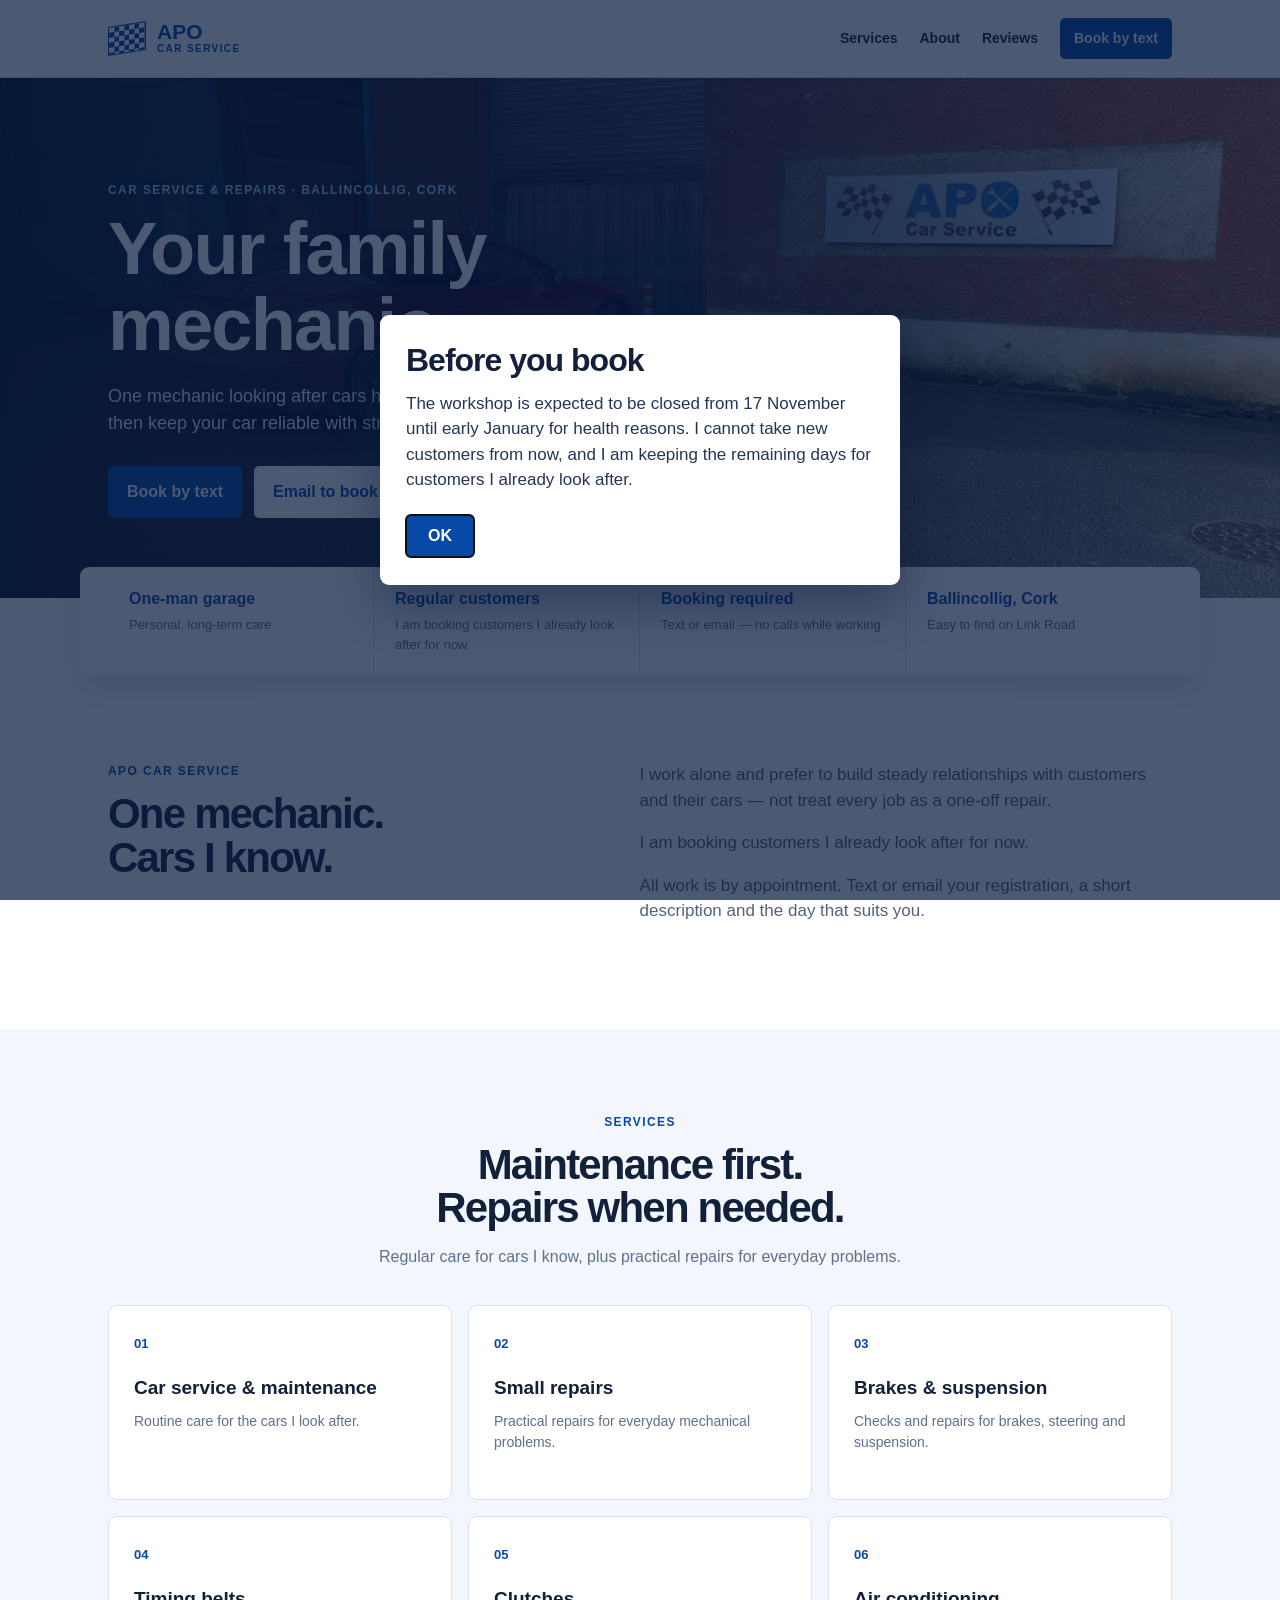
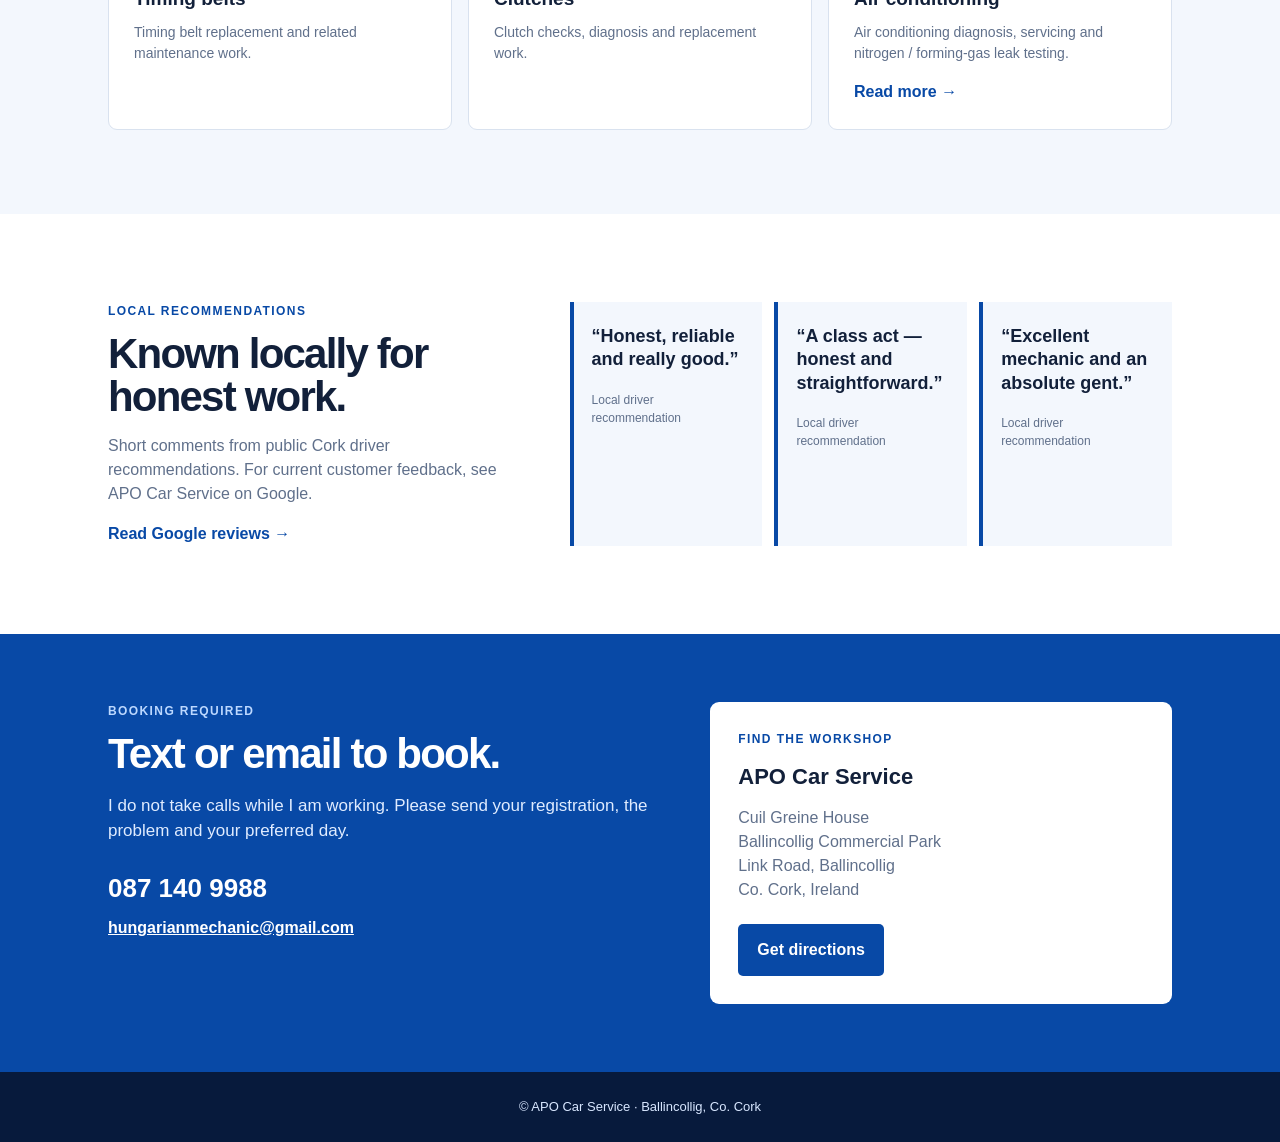
<file: index.html>
<!doctype html>
<html lang="en">
<head>
  <meta charset="utf-8">
  <meta name="viewport" content="width=device-width, initial-scale=1">
  <title>APO Car Service | Car Service & Repairs in Ballincollig, Cork</title>
  <meta name="description" content="APO Car Service is a one-man family mechanic in Ballincollig, Cork. Book car servicing, brakes, suspension, timing belts, clutches and air conditioning by text or email.">
  <meta name="robots" content="index,follow">
  <meta property="og:title" content="APO Car Service | Family Mechanic in Ballincollig">
  <meta property="og:description" content="One mechanic. Cars I know. Book by text or email.">
  <meta property="og:type" content="website">
  <link rel="stylesheet" href="style.css">
  <style>
    .notice-overlay{position:fixed;inset:0;z-index:80;background:rgba(7,26,60,.72);display:flex;align-items:center;justify-content:center;padding:20px}
    .notice-card{width:min(520px,100%);background:#fff;color:#12203a;border-radius:9px;padding:28px 26px;box-shadow:0 18px 50px rgba(7,26,60,.45);font-family:Arial,Helvetica,sans-serif}
    .notice-card h2{margin:0 0 12px;font-size:32px;letter-spacing:-1px;line-height:1.1}
    .notice-card p{margin:0;font-size:17px;line-height:1.5;color:#243556}
    #booking-notice-ok{margin-top:22px;background:#0849a6;color:#fff;border:0;border-radius:5px;padding:12px 22px;font-weight:800;font-size:16px;cursor:pointer}
  </style>
  <script type="application/ld+json">
  {
    "@context":"https://schema.org",
    "@type":"AutoRepair",
    "name":"APO Car Service",
    "description":"One-man family mechanic in Ballincollig, Cork. Car servicing, maintenance and smaller repairs by appointment.",
    "telephone":"+353871409988",
    "email":"hungarianmechanic@gmail.com",
    "address":{"@type":"PostalAddress","streetAddress":"Cuil Greine House, Ballincollig Commercial Park, Link Road","addressLocality":"Ballincollig","addressRegion":"Cork","addressCountry":"IE"},
    "areaServed":["Ballincollig","Cork"],
    "url":"https://hungarianmechanic-glitch.github.io/apo-car-service/",
    "sameAs":["https://www.google.com/maps/place/APO+Car+Service/@51.8868139,-8.5833527,17z"]
  }
  </script>
</head>
<body>
  <div id="booking-notice" class="notice-overlay" role="dialog" aria-modal="true" aria-labelledby="booking-notice-title">
    <div class="notice-card">
      <h2 id="booking-notice-title">Before you book</h2>
      <p>The workshop is expected to be closed from 17 November until early January for health reasons. I cannot take new customers from now, and I am keeping the remaining days for customers I already look after.</p>
      <button type="button" id="booking-notice-ok">OK</button>
    </div>
  </div>
  <header>
    <a class="brand" href="#top" aria-label="APO Car Service home"><span class="flag" aria-hidden="true"></span><span>APO <small>CAR SERVICE</small></span></a>
    <nav aria-label="Main navigation"><a href="#services">Services</a><a href="#about">About</a><a href="#reviews">Reviews</a><a class="small-button" href="#book">Book by text</a></nav>
  </header>

  <main id="top">
    <section class="hero">
      <div class="hero-image" aria-hidden="true"></div>
      <div class="hero-shade" aria-hidden="true"></div>
      <div class="container hero-copy">
        <p class="eyebrow">CAR SERVICE &amp; REPAIRS · BALLINCOLLIG, CORK</p>
        <h1>Your family mechanic.</h1>
        <p class="lead">One mechanic looking after cars he knows. Start with a proper service, then keep your car reliable with straightforward maintenance and repairs.</p>
        <div class="actions"><a class="button" href="sms:+353871409988?body=Hello%20APO%2C%20I%20would%20like%20to%20book%20my%20car.%0ARegistration%3A%0AWork%20needed%3A%0APreferred%20day%3A">Book by text</a><a class="button button-light" href="mailto:hungarianmechanic@gmail.com?subject=Service%20booking%20-%20APO%20Car%20Service">Email to book</a></div>
      </div>
    </section>

    <section class="quick container" aria-label="Key information">
      <div><b>One-man garage</b><span>Personal, long-term care</span></div>
      <div><b>Regular customers</b><span>I am booking customers I already look after for now.</span></div>
      <div><b>Booking required</b><span>Text or email — no calls while working</span></div>
      <div><b>Ballincollig, Cork</b><span>Easy to find on Link Road</span></div>
    </section>

    <section class="container two-col" id="about">
      <div><p class="eyebrow blue">APO CAR SERVICE</p><h2>One mechanic.<br>Cars I know.</h2></div>
      <div class="body-copy"><p>I work alone and prefer to build steady relationships with customers and their cars — not treat every job as a one-off repair.</p><p>I am booking customers I already look after for now.</p><p>All work is by appointment. Text or email your registration, a short description and the day that suits you.</p></div>
    </section>

    <section class="services" id="services"><div class="container"><div class="center-heading"><p class="eyebrow blue">SERVICES</p><h2>Maintenance first.<br>Repairs when needed.</h2><p>Regular care for cars I know, plus practical repairs for everyday problems.</p></div>
      <div class="service-grid">
        <article><span>01</span><h3>Car service &amp; maintenance</h3><p>Routine care for the cars I look after.</p></article>
        <article><span>02</span><h3>Small repairs</h3><p>Practical repairs for everyday mechanical problems.</p></article>
        <article><span>03</span><h3>Brakes &amp; suspension</h3><p>Checks and repairs for brakes, steering and suspension.</p></article>
        <article><span>04</span><h3>Timing belts</h3><p>Timing belt replacement and related maintenance work.</p></article>
        <article><span>05</span><h3>Clutches</h3><p>Clutch checks, diagnosis and replacement work.</p></article>
        <article><span>06</span><h3>Air conditioning</h3><p>Air conditioning diagnosis, servicing and nitrogen / forming-gas leak testing.</p><a class="text-link" style="display:inline-block;margin-top:16px" href="air-conditioning.html">Read more →</a></article>
      </div>
    </div></section>

    <section class="reviews container" id="reviews">
      <div class="review-heading"><p class="eyebrow blue">LOCAL RECOMMENDATIONS</p><h2>Known locally for honest work.</h2><p>Short comments from public Cork driver recommendations. For current customer feedback, see APO Car Service on Google.</p><a class="text-link" href="https://www.google.com/maps/place/APO+Car+Service/@51.8868139,-8.5833527,17z" target="_blank" rel="noopener">Read Google reviews →</a></div>
      <div class="review-grid">
        <blockquote><p>“Honest, reliable and really good.”</p><footer>Local driver recommendation</footer></blockquote>
        <blockquote><p>“A class act — honest and straightforward.”</p><footer>Local driver recommendation</footer></blockquote>
        <blockquote><p>“Excellent mechanic and an absolute gent.”</p><footer>Local driver recommendation</footer></blockquote>
      </div>
    </section>

    <section class="booking" id="book"><div class="container booking-grid"><div><p class="eyebrow pale">BOOKING REQUIRED</p><h2>Text or email to book.</h2><p>I do not take calls while I am working. Please send your registration, the problem and your preferred day.</p><div class="booking-actions"><a class="big-contact" href="sms:+353871409988?body=Hello%20APO%2C%20I%20would%20like%20to%20book%20my%20car.%0ARegistration%3A%0AWork%20needed%3A%0APreferred%20day%3A">087 140 9988</a><a href="mailto:hungarianmechanic@gmail.com">hungarianmechanic@gmail.com</a></div></div>
      <aside><p class="eyebrow blue">FIND THE WORKSHOP</p><h3>APO Car Service</h3><p>Cuil Greine House<br>Ballincollig Commercial Park<br>Link Road, Ballincollig<br>Co. Cork, Ireland</p><a class="button" href="https://www.google.com/maps/place/APO+Car+Service/@51.8868139,-8.5833527,17z" target="_blank" rel="noopener">Get directions</a></aside>
    </div></section>
  </main>
  <footer class="site-footer">© APO Car Service · Ballincollig, Co. Cork</footer>
  <script>
  (function () {
    var key = "apo-booking-notice";
    var box = document.getElementById("booking-notice");
    var ok = document.getElementById("booking-notice-ok");
    try { if (sessionStorage.getItem(key)) { box.remove(); return; } } catch (e) {}
    document.body.style.overflow = "hidden";
    ok.focus();
    function trap(e) {
      if (e.key === "Escape") { e.preventDefault(); return; }
      if (e.key === "Tab") { e.preventDefault(); ok.focus(); }
    }
    document.addEventListener("keydown", trap);
    ok.addEventListener("click", function () {
      try { sessionStorage.setItem(key, "1"); } catch (e) {}
      document.removeEventListener("keydown", trap);
      document.body.style.overflow = "";
      box.remove();
    });
  })();
  </script>
</body>
</html>
</file>
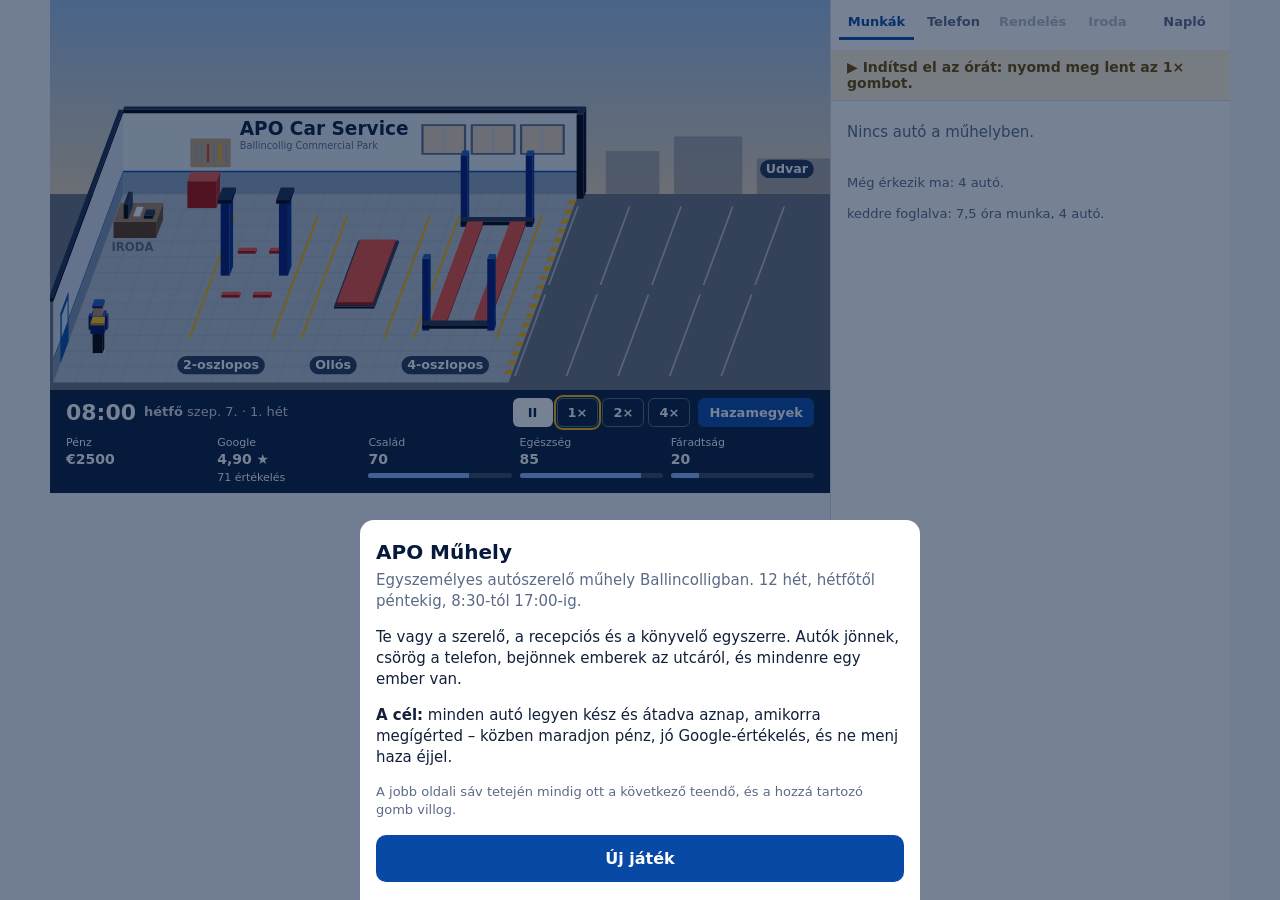
<file: muhely-jatek/index.html>
<!doctype html>
<html lang="hu">
<head>
<meta charset="utf-8">
<meta name="viewport" content="width=device-width, initial-scale=1, viewport-fit=cover">
<title>APO Műhely</title>
<style>
/* Egy arculat a honlappal: sötétkék, kék, világos háttér. Szándékosan egyetlen (világos) téma. */
:root {
  --navy: #071a3c; --blue: #0849a6; --ink: #12203a; --paper: #f3f7fd;
  --card: #ffffff; --line: #d5deec; --muted: #5b6b86;
  --good: #1f7a4d; --warn: #b26a00; --bad: #b3261e;
  --font: system-ui, -apple-system, "Segoe UI", Roboto, sans-serif;
  color-scheme: light;
}
* { box-sizing: border-box; }
html, body { height: 100%; margin: 0; overscroll-behavior: none; }
body { background: var(--paper); color: var(--ink); font: 15px/1.4 var(--font); }
#app { height: 100%; height: 100dvh; display: flex; flex-direction: column; max-width: 1180px; margin: 0 auto;
  padding-left: env(safe-area-inset-left, 0px); padding-right: env(safe-area-inset-right, 0px); }
#scene { width: 100%; aspect-ratio: 16 / 6; max-height: 42vh; display: block; background: var(--navy); }
#panel { flex: 1; min-height: 0; display: flex; flex-direction: column; background: var(--card); border-top: 1px solid var(--line); }
#tabs { display: flex; gap: 2px; padding: 6px 8px 0; overflow-x: auto; }
#tabs button { flex: 1; min-width: 72px; border: 0; background: transparent; padding: 8px 6px; font: 600 13px var(--font);
  color: var(--muted); border-bottom: 3px solid transparent; }
#tabs button[aria-selected="true"] { color: var(--blue); border-bottom-color: var(--blue); }
#tabs button:disabled { opacity: .45; }
#tabview { flex: 1; overflow-y: auto; padding: 10px 16px; }
.log-row { display: flex; gap: 10px; padding: 6px 0; border-bottom: 1px solid var(--line); font-size: 14px; }
.log-row time { font-variant-numeric: tabular-nums; color: var(--muted); min-width: 44px; }
.empty { color: var(--muted); padding: 16px 0; }
#hud { background: var(--navy); color: #fff; padding: 8px 16px calc(8px + env(safe-area-inset-bottom, 0px)); display: grid; gap: 8px; }
.hud-top { display: flex; align-items: center; gap: 8px; flex-wrap: wrap; }
.clock { font: 700 22px var(--font); font-variant-numeric: tabular-nums; }
.date { font-size: 13px; opacity: .85; flex: 1; min-width: 0; }
.date b { font-weight: 600; }
.bar .cnt { display: block; font-size: 11px; }
.speed { display: flex; gap: 4px; }
.speed button, .btn { border: 1px solid rgba(255,255,255,.35); background: transparent; color: #fff; border-radius: 6px;
  padding: 6px 10px; font: 600 13px var(--font); min-width: 40px; }
.speed button[aria-pressed="true"] { background: #fff; color: var(--navy); }
.btn.home { background: var(--blue); border-color: var(--blue); }
.bars { display: grid; grid-template-columns: repeat(5, minmax(0, 1fr)); gap: 8px; }
.bar { font-size: 11px; min-width: 0; }
.bar b { display: block; font-size: 14px; font-variant-numeric: tabular-nums; white-space: nowrap; }
.meter { height: 5px; background: rgba(255,255,255,.2); border-radius: 3px; margin-top: 3px; overflow: hidden; }
.meter i { display: block; height: 100%; background: #8fb6ff; }
.meter i.low { background: #ff8a80; }
button:focus-visible { outline: 2px solid #8fb6ff; outline-offset: 2px; }
/* Lapok */
.sheet-wrap { position: fixed; inset: 0; background: rgba(7,26,60,.55); display: flex; align-items: flex-end; justify-content: center; z-index: 20; }
.sheet { background: var(--card); width: 100%; max-width: 560px; max-height: 88vh; overflow-y: auto; border-radius: 14px 14px 0 0;
  padding: 18px 16px calc(18px + env(safe-area-inset-bottom, 0px)); }
.sheet h2 { margin: 0 0 4px; font-size: 20px; color: var(--navy); text-wrap: balance; }
.sheet .sub { color: var(--muted); margin: 0 0 12px; }
.sheet table { width: 100%; border-collapse: collapse; font-size: 14px; }
.sheet td { padding: 6px 0; border-bottom: 1px solid var(--line); }
.sheet td.n { text-align: right; font-variant-numeric: tabular-nums; white-space: nowrap; }
.up { color: var(--good); } .down { color: var(--bad); }
.actions { display: grid; gap: 8px; margin-top: 16px; }
.actions button { border: 0; border-radius: 10px; padding: 14px; font: 600 16px var(--font); background: var(--blue); color: #fff; }
.actions button.ghost { background: transparent; color: var(--blue); border: 1px solid var(--line); }
.note { font-size: 13px; color: var(--muted); margin-top: 10px; }
#tabs button { position: relative; }
.badge { display: inline-block; min-width: 18px; padding: 0 5px; margin-left: 4px; border-radius: 9px; background: var(--bad); color: #fff; font-size: 11px; line-height: 18px; }
.badge.wa { background: #2a9d8f; }
.msg.wa { border-left: 4px solid #2a9d8f; }
.wa-list { margin: 4px 0 6px; padding-left: 18px; font-size: 14px; }
.wa-list li { margin: 2px 0; }
.days { display: grid; grid-template-columns: repeat(5, 1fr); gap: 5px; }
.days button { border: 1px solid var(--line); background: #fff; border-radius: 9px; padding: 6px 2px; display: grid; gap: 1px; font: 13px var(--font); color: var(--ink); text-align: center; }
.days button small { font-size: 10.5px; color: var(--muted); }
.days button[aria-pressed="true"] { border-color: var(--blue); background: #e8f0fb; box-shadow: inset 0 0 0 1px var(--blue); }
.muted.small { font-size: 12px; margin: 4px 0 0; }
.muted { color: var(--muted); font-size: 13px; }
.bad { color: var(--bad); } .good { color: var(--good); }
.worker-status { position: sticky; top: 0; z-index: 2; margin: -10px -16px 10px; padding: 9px 16px; font: 600 14px var(--font);
  background: #e8f0fb; color: var(--navy); border-bottom: 1px solid var(--line); }
.worker-status.coach { background: #fff4d6; color: #6b4a00; }
@keyframes pulse { 0%,100% { box-shadow: 0 0 0 0 rgba(255,183,3,.9); } 50% { box-shadow: 0 0 0 6px rgba(255,183,3,0); } }
.pulse { animation: pulse 1.2s infinite; outline: 2px solid #ffb703; outline-offset: 1px; }
@media (prefers-reduced-motion: reduce) { .pulse { animation: none; } }
.worker-status.bad { background: #fdecea; color: var(--bad); }
.worker-status.good { background: #e7f5ee; color: var(--good); }
.worker-status.warn { background: #fff4e0; color: var(--warn); }
.card { position: relative; overflow: hidden; border: 1px solid var(--line); border-radius: 10px; padding: 8px 10px 10px; margin-bottom: 8px; display: grid; gap: 3px; }
.card.focus { border-color: var(--blue); box-shadow: inset 4px 0 0 var(--blue); }
.card.sel { outline: 3px solid #ffb703; }
.c-top { display: flex; align-items: center; gap: 8px; min-width: 0; }
.c-job { flex: 1; min-width: 0; font-size: 15px; white-space: nowrap; overflow: hidden; text-overflow: ellipsis; }
.c-meta { font-size: 12.5px; color: var(--muted); white-space: nowrap; overflow: hidden; text-overflow: ellipsis; }
.c-meta.small { white-space: normal; font-size: 12px; }
.c-status { display: flex; align-items: center; justify-content: space-between; gap: 8px; min-height: 30px; }
.price { font-weight: 600; color: var(--muted); white-space: nowrap; font-variant-numeric: tabular-nums; font-size: 13px; }
.status { font-size: 13px; font-weight: 600; }
.tag { flex: 0 0 auto; font: 600 12px var(--font); color: var(--blue); }
.prog { position: absolute; left: 0; right: 0; bottom: 0; height: 4px; background: var(--line); overflow: hidden; }
.prog i { display: block; height: 100%; background: var(--blue); transition: width .4s; }
.row-actions { display: flex; gap: 6px; margin-top: 4px; }
.lift-row { display: flex; gap: 6px; margin-top: 2px; }
.lift-btn, .act { flex: 1; border: 1px solid var(--line); background: var(--paper); border-radius: 8px; padding: 7px 4px; font: 600 13px var(--font);
  color: var(--navy); }
.lift-btn { display: flex; flex-wrap: wrap; align-items: baseline; justify-content: center; gap: 0 5px; min-height: 40px; }
.lift-btn small { font-weight: 400; color: var(--muted); font-size: 12px; white-space: nowrap; }
.lift-btn:disabled { opacity: .45; }
.act.primary { background: var(--blue); color: #fff; border-color: var(--blue); }
.act.mini { flex: 0 0 auto; padding: 6px 12px; min-height: 34px; }
h4.group { margin: 10px 0 6px; font: 700 11.5px var(--font); text-transform: uppercase; letter-spacing: .06em; color: var(--muted); }
h4.group:first-of-type { margin-top: 2px; }
.focus-note { margin: 2px 0 0; font-size: 13px; color: var(--blue); font-weight: 600; }
.plate { display: inline-flex; align-items: center; gap: 5px; background: #fff; border: 1px solid #222; border-radius: 3px; padding: 1px 6px 1px 0;
  font: 700 13px var(--font); color: #111; letter-spacing: .02em; }
.plate i { width: 7px; align-self: stretch; background: var(--blue); }
.msg { border: 1px solid var(--line); border-radius: 10px; padding: 10px 12px; margin-bottom: 10px; }
.msg.new { border-color: var(--blue); }
.msg.info { background: var(--paper); }
.msg header { display: flex; justify-content: space-between; gap: 8px; font-size: 13px; }
.msg header span { color: var(--muted); }
.msg p { margin: 6px 0; }
.msg-foot { display: flex; align-items: center; justify-content: space-between; gap: 8px; font-size: 13px; }
.msg-foot .act { flex: 0 0 auto; padding: 8px 14px; }
.log-row.good span { color: var(--good); } .log-row.bad span { color: var(--bad); }
#toasts { position: fixed; top: calc(8px + env(safe-area-inset-top, 0px)); left: 50%; transform: translateX(-50%); width: min(92vw, 480px);
  display: grid; gap: 6px; z-index: 30; pointer-events: none; }
.toast { background: var(--navy); color: #fff; border-radius: 10px; padding: 10px 14px; font-size: 14px; box-shadow: 0 6px 20px rgba(7,26,60,.25);
  transition: opacity .5s, transform .5s; }
.toast.good { border-left: 5px solid #4caf50; } .toast.bad { border-left: 5px solid #ff6b5b; }
.toast.out { opacity: 0; transform: translateY(-8px); }
.sheet h3 { margin: 16px 0 6px; font-size: 15px; color: var(--navy); }
.sheet blockquote { margin: 8px 0; padding: 8px 12px; background: var(--paper); border-left: 3px solid var(--blue); border-radius: 4px; }
.actions button small { display: block; font-weight: 400; font-size: 12px; opacity: .85; margin-top: 2px; }
.choice-label { font: 700 12px var(--font); text-transform: uppercase; letter-spacing: .06em; color: var(--muted); margin: 12px 0 6px; }
.seg { display: flex; gap: 6px; }
.seg button { flex: 1; border: 1px solid var(--line); background: #fff; border-radius: 10px; padding: 10px 6px; display: grid; gap: 2px; font: 14px var(--font); color: var(--ink); }
.seg button small { font-size: 11px; color: var(--muted); }
.seg button[aria-pressed="true"] { border-color: var(--blue); background: #e8f0fb; box-shadow: inset 0 0 0 1px var(--blue); }
.big-row { display: grid; grid-template-columns: 1fr 1fr; gap: 8px; margin: 6px 0; }
.big-row div { background: var(--paper); border-radius: 10px; padding: 10px; }
.big-row span { font-size: 12px; color: var(--muted); display: block; }
.big-row b { font-size: 22px; color: var(--navy); font-variant-numeric: tabular-nums; }
.stack { display: flex; height: 14px; border-radius: 7px; overflow: hidden; margin: 6px 0 4px; }
.stack i { display: block; height: 100%; }
.dot { display: inline-block; width: 10px; height: 10px; border-radius: 50%; margin-right: 8px; vertical-align: -1px; }
.reviews { padding-left: 18px; margin: 4px 0; font-size: 14px; }
.reviews b { color: #e0a100; }
#scene { cursor: pointer; }

/* Telefon: a kép és az alsó sáv kisebb, hogy több autó férjen ki */
@media (max-width: 759px) {
  #scene { aspect-ratio: 16 / 6; max-height: 30vh; }
  #tabs { padding: 2px 6px 0; }
  #tabs button { padding: 7px 4px; min-width: 0; font-size: 13px; }
  #tabview { padding: 8px 10px; }
  .worker-status { margin: -8px -10px 8px; padding: 7px 12px; font-size: 13px; line-height: 1.3; }
}
/* Telefon és fekvő telefon: tömör alsó sáv */
@media (max-width: 759px), (max-height: 520px) {
  #hud { padding: 6px 10px calc(6px + env(safe-area-inset-bottom, 0px)); gap: 6px; }
  .hud-top { flex-wrap: nowrap; gap: 6px; }
  .clock { font-size: 20px; }
  .date { display: grid; font-size: 11px; line-height: 1.2; overflow: hidden; }
  .date b, .date span { white-space: nowrap; overflow: hidden; text-overflow: ellipsis; }
  .speed button { min-width: 34px; padding: 7px 0; }
  .btn.home { padding: 7px 10px; }
  .btn.home .wide { display: none; }
  .bars { gap: 6px; }
  .bar { font-size: 10px; line-height: 1.2; }
  .bar b { font-size: 13px; }
  .bar .cnt { display: none; }
  .meter { height: 3px; margin-top: 2px; }
}
@media (min-width: 760px) {
  #app { display: grid; grid-template-columns: 1fr 400px; grid-template-rows: auto 1fr; }
  #scene { grid-column: 1; grid-row: 1; aspect-ratio: 16 / 8; max-height: 62vh; }
  #hud { grid-column: 1; grid-row: 2; align-self: start; }
  #panel { grid-column: 2; grid-row: 1 / 3; border-top: 0; border-left: 1px solid var(--line); }
}
/* Fekvő telefon: mindig két oszlop. Balra a műhely és az alsó sáv, jobbra az autók. */
@media (orientation: landscape) and (max-height: 520px) {
  #app { display: grid; grid-template-columns: minmax(0, 1fr) minmax(300px, 46%); grid-template-rows: minmax(0, 1fr) auto; max-width: none; }
  #scene { grid-column: 1; grid-row: 1; width: 100%; height: 100%; min-height: 0; aspect-ratio: auto; max-height: none; }
  #hud { grid-column: 1; grid-row: 2; align-self: end; }
  #panel { grid-column: 2; grid-row: 1 / 3; min-height: 0; border-top: 0; border-left: 1px solid var(--line); }
  #tabs { padding: 2px 6px 0; }
  #tabs button { padding: 6px 4px; min-width: 0; font-size: 13px; }
  #tabview { padding: 6px 8px; }
  .worker-status { margin: -6px -8px 6px; padding: 6px 10px; font-size: 12.5px; line-height: 1.3; }
  .sheet { max-height: 96dvh; max-width: 640px; border-radius: 14px 14px 0 0; }
}
@media (prefers-reduced-motion: reduce) { * { transition: none !important; animation: none !important; } }
</style>
</head>
<body>
<div id="app">
  <canvas id="scene" aria-label="A műhely"></canvas>
  <section id="panel">
    <nav id="tabs" role="tablist"></nav>
    <div id="tabview"></div>
  </section>
  <footer id="hud">
    <div class="hud-top">
      <span class="clock" id="clock">08:00</span>
      <span class="date" id="date"></span>
      <span class="speed" id="speed"></span>
      <button class="btn home" id="home">Haza<span class="wide">megyek</span></button>
    </div>
    <div class="bars" id="bars"></div>
  </footer>
</div>
<div id="sheet-root"></div>
<div id="toasts" aria-live="polite"></div>
<script>(()=>{var F=(e,t=0)=>e*60+t,r={saveVersion:4,saveKey:"apo-muhely-mentes",seasonStart:"2026-09-07",seasonWeeks:12,holidays:["2026-01-01","2026-02-02","2026-03-17","2026-04-06","2026-05-04","2026-06-01","2026-08-03","2026-10-26","2026-12-25","2026-12-26"],day:{arrive:F(8),open:F(8,30),close:F(17),homeOnTime:F(17,15),familyLateFrom:F(17,30),forceHome:F(23,59)},speeds:[1,2,4],realMsPerGameMinute:1e3,start:{money:2500,ratingAvg:4.9,ratingCount:71,family:70,health:85,fatigue:20},weekly:{rent:650,living:450,chargeWeekday:5},bankruptBelow:-3e3,fatigue:{idlePerHour:3,workPerHour:8,restPerHour:2,sleepPerHour:9},family:{latePerHour:4,onTimeBonus:3,negativeMoneyPerDay:2},health:{tiredMorningAbove:80,tiredPenalty:5,recoverPerDay:2},sleep:{restUntil:F(23),hours:7,lateFrom:F(21),minHours:3},restDay:{fatigue:-30,family:4},labourRate:50,workPace:.7,partsMarkup:1.3,pos:{door:90,office:260,lifts:[560,860,1160],gate:1420},walkPerMinute:450,yardSlots:6,minutes:{reply:3,phone:3,walkin:30,handover:10,callCustomer:4,lockNutTool:25,waitForKey:40,callSms:1},flow:{refocus:5,driveIn:5,driveOut:5},inquiry:{deadline:{sms:90,email:180,call:0,walkin:0},answerDelay:[10,60],accept:{base:.8,perEuroOverRate:.012,fix:.1,regular:.05,haggler:-.1},bookDays:10,wait:{freeDays:3,perDay:.03,regularPerDay:.015}},requests:{symptomChance:.22,offSkillChance:.05,daysConstraintChance:.25,noOvernightChance:.15,bookAccept:.95},diag:{fee:25,minutes:30,approve:{regular:.9,new:.75,haggler:.6}},chat:{perCarChance:.55,replyMinutes:1,deadline:60,ignorePenalty:.5,weights:{booked:[["move",3],["addon",2]],ready:[["owe",4],["eta",3],["late",2]],working:[["readyQ",4],["key",1],["addon",2]]}},payLater:{chance:.12,days:[1,4],afterHoursDays:[1,1]},weakFix:{retryMinutes:60},call:{lostToSmsChance:.3,statusIgnoredPenalty:.5,smsBackChance:.8},messages:{perDay:15,minOther:3,smsShare:.6},whatsapp:{supplierShare:0,readMinutes:1,replyMinutes:1,deadline:120,supplierDelay:60},walkin:{job:.6,question:.25,ignoredReviewChance:.3},parts:{preOrderedChance:.6,etaMin:30,etaMax:150,afternoonChance:.2,afternoon:[F(13,30),F(15)],extraEta:30},pickup:{earliestAfterReady:20,window:[F(15,30),F(17,30)],nextMorning:[F(8,40),F(10)],doorPatience:20},review:{chanceRegular:.1,chanceNew:.2,chanceBad:.5,late:1,doorWait:1,grumble:.5,overQuote:1,overQuoteRatio:1.15,haggler:.5},faults:{customerMult:{regular:.5,new:1.3,haggler:1.3},oldCarAge:15,oldCarMult:1.5,callAccept:.75,callGrumble:.15,comebackChance:.6,comebackDays:[5,10],rimDamageChance:.2,rimDamageCost:120},layers:{inquiries:2,calls:3,walkins:3,faults:5},initialBookings:[4,4,4,3],initialMaxHours:8,plan:{inquiriesBase:7,ratingFactor:{lowAvg:4,lowFactor:.2,highAvg:4.9,highFactor:1,max:1.1},inquiryChannels:[["sms",45],["email",35],["call",20]],extraCalls:[4,8],walkins:[0,2]}};var ze=[{id:"lockNut",jobs:["fek","hatsofek","lengokar","kerekcsapagy","gumiharang","futomuallitas"],chance:.1,at:0,kind:"lockNut",title:"Nincs meg a ker\xE9kcsavarz\xE1r kulcsa",text:"Az egyik ker\xE9ken z\xE1rcsavar van, a kulcs nincs az aut\xF3ban."},{id:"caliper",jobs:["fek","hatsofek"],chance:.15,at:.4,extra:40,parts:90,title:"Beragadt f\xE9knyereg",text:"Az egyik els\u0151 f\xE9knyereg beragadt, a dugatty\xFA nem megy vissza."},{id:"brakePipe",jobs:["fek","hatsofek","fekfolyadek","lengokar"],chance:.1,at:.5,extra:60,parts:25,title:"Rozsd\xE1s f\xE9kcs\u0151",text:"A h\xE1ts\xF3 f\xE9kcs\u0151 annyira rozsd\xE1s, hogy nem mern\xE9d \xEDgy visszaadni."},{id:"snappedBolt",jobs:["kipufogo","lengokar","kerekcsapagy","onindito","futomuallitas"],chance:.12,at:.3,extra:[30,90],parts:0,sparks:!0,title:"Let\xF6rt egy rozsd\xE1s csavar",text:"Kiszedni csak meleg\xEDt\xE9ssel \xE9s f\xFAr\xE1ssal lehet."},{id:"thermostat",jobs:["vezerles"],chance:.25,at:.5,extra:40,parts:45,title:"Sziv\xE1rg\xF3 termoszt\xE1th\xE1z",text:"Ha m\xE1r sz\xE9t van szedve, l\xE1tszik, hogy a termoszt\xE1th\xE1z is ereszt."},{id:"glowPlug",jobs:["izzito","vezerles","kuplung"],fuel:"d\xEDzel",chance:.08,at:.6,extra:[60,120],parts:30,sparks:!0,title:"Belet\xF6rt izz\xEDt\xF3gyertya",text:"Az egyik izz\xEDt\xF3gyertya belet\xF6rt a hengerfejbe."},{id:"cvBoot",jobs:["szerviz","nct"],chance:.12,at:.6,extra:50,parts:35,title:"Szakadt f\xE9ltengely-gumiharang",text:"Az egyik f\xE9ltengely-gumiharang szakadt, sz\xF3rja a zs\xEDrt. NCT-n ezzel megbukik."}];var Ye=["Se\xE1n","Mary","P\xE1draig","Siobh\xE1n","John","Aoife","Michael","Niamh","Declan","Gr\xE1inne","Tom","Catherine","D\xF3nal","Br\xEDd","Kevin","Ann","Liam","Eileen","Barry","Clodagh","Ger","Noreen","Fergal","\xC1ine"],Ge=["Murphy","O'Sullivan","Walsh","McCarthy","O'Brien","Byrne","Ryan","O'Connor","O'Neill","Kelly","Lynch","Daly","Buckley","Crowley","Twomey","Desmond","Cronin","Kiely","Hegarty","O'Leary"],Zt=[["regular",35],["new",45],["haggler",20]],Ue={regular:"T\xF6rzs\xFCgyf\xE9l",new:"\xDAj \xFCgyf\xE9l",haggler:"\xDAj \xFCgyf\xE9l, alkudozik"},ea=["Szia! ","Szia Apo, ","J\xF3 reggelt! ","Hell\xF3! ",""],ta=["Mikor lenne szabad id\u0151pontod?","Lenne helyed j\xF6v\u0151 h\xE9t elej\xE9n?","Mennyi lenne?","K\xF6szi!","Nem s\xFCrg\u0151s, amikor neked j\xF3.","Mikor tudn\xE1d be\xFCtemezni?"],aa=["Csak egy gyors k\xE9rd\xE9s\u2026","R\xE1n\xE9zn\xE9l most gyorsan?","Bocs, hogy \xEDgy beesek, de\u2026"],na=[["inquiry",40],["status",30],["sales",30]],oa={inquiry:"\xDAj \xFCgyf\xE9l telefon\xE1l, munk\xE1t k\xE9rne.",status:"Egy \xFCgyf\xE9l k\xE9rdezi, k\xE9sz van-e m\xE1r az aut\xF3ja.",sales:"Valaki \xFCzleti aj\xE1nlattal h\xEDv (biztos\xEDt\xE1s, rekl\xE1m)."},yt={5:["Korrekt \xE1r, mindent elmagyar\xE1zott. Csak aj\xE1nlani tudom.","Gyors, \u0151szinte, megb\xEDzhat\xF3. \xC9vek \xF3ta ide hordom az aut\xF3t.","Pontosan \xFAgy lett, ahogy megbesz\xE9lt\xFCk."],4:["J\xF3 munka, csak egy kicsit tov\xE1bb tartott.","Rendben volt, \xE1r is korrekt.","Megcsin\xE1lta, de v\xE1rnom kellett az ajt\xF3ban."],3:["Megcsin\xE1lta, de nem ez volt a megbesz\xE9lt id\u0151.","\xC1tlagos \xE9lm\xE9ny.","Dr\xE1g\xE1bb lett, mint gondoltam."],2:["Este hatkor m\xE9g mindig nem volt k\xE9sz az aut\xF3m.","Senki nem vette fel a telefont.","T\xF6bbet fizettem, mint amit mondtak."],1:["Bementem, \xE9s senki nem foglalkozott velem.","Nem aj\xE1nlom.","Ott hagyta az aut\xF3mat, \xE9s nem sz\xF3lt."]},ia=[{text:"6,75 + \xC1FA, rakt\xE1ron."},{text:"Rakt\xE1ron, ma m\xE9g kimegy."},{text:"Ha kor\xE1n rendeled, m\xE9g aznap megvan."},{text:"Ma csak 1 van rakt\xE1ron, holnapra lesz 2. Melyik legyen?",reply:!0},{text:"Az aj\xE1nlott szett k\xF6zben elfogyott. Csak ez a m\xE1rka van, de dr\xE1g\xE1bb. Mehet?",reply:!0},{text:"Rendsz\xE1m alapj\xE1n nem tal\xE1lom, a lista alapj\xE1n adtam \xE1rat. N\xE9zd meg, j\xF3-e.",reply:!0},{text:"Csak a vez\xE9rm\u0171oldali szimering j\xF6n holnapra, a m\xE1sik nincs."},{text:"A fut\xE1r \xFAton van, kb. 15 perc."},{text:"499 + \xC1FA, holnap reggel ott van. Mehet?",reply:!0},{text:"Akci\xF3! Olajsz\u0171r\u0151h\xE1zak, szelepfedelek, akkus \xFCtvecsavaroz\xF3k \u2013 csak ezen a h\xE9ten."},{text:"A sz\xE1ml\xE1t elk\xFCldtem e-mailben."}],la=["1. besz\xE1ll\xEDt\xF3","2. besz\xE1ll\xEDt\xF3","3. besz\xE1ll\xEDt\xF3"],ra=[{from:"\xFCgyf\xE9l",text:"Ok, k\xF6sz\xF6n\xF6m, hogy visszajelezt\xE9l."},{from:"\xFCgyf\xE9l",text:"Bocs, \xFAton vagyok."},{from:"\xFCgyf\xE9l",text:"20 perc \xE9s ott vagyok."},{from:"\xFCgyf\xE9l",text:"Bocs, k\xF6zbej\xF6tt valami, kicsit k\xE9s\u0151bb \xE9rek oda."},{from:"\xFCgyf\xE9l",text:"Szuper, egy \xF3r\xE1n bel\xFCl \xE1tmegyek!"},{from:"\xFCgyf\xE9l",text:"Busszal megyek ki Ballincolligba, 5-re ott leszek. K\xF6szi!"},{from:"\xFCgyf\xE9l",text:"Rendben, nekem j\xF3. K\xF6szi!"},{from:"\xFCgyf\xE9l",text:"Ok, k\xF6sz\xF6n\xF6m, akkor h\xE9tf\u0151n tal\xE1lkozunk."},{from:"\xFCgyf\xE9l",text:"\xC1tutaltam, k\xF6szi."},{from:"\xFCgyf\xE9l",text:"K\xF6szi, az aut\xF3 megint \xFAgy megy, mint r\xE9gen, semmi kotyog\xE1s a korm\xE1nyban!"},{from:"\xFCgyf\xE9l",text:"Semmi gond, az\xE9rt k\xF6sz\xF6n\xF6m."},{from:"\xFCgyf\xE9l",text:"K\xF6szi a v\xE1laszt, sz\xF3lok, ha m\xE9gis kell."},{from:"\xFCgyf\xE9l",text:"Most k\xFCldtem el az e-mailt."},{from:"\xFCgyf\xE9l",text:"K\xF6szike \u{1F44D}"},{from:"\xFCgyf\xE9l",text:"F\xE9nyk\xE9p"},{from:"\xFCgyf\xE9l",text:"Vide\xF3"},{from:"\xFCgyf\xE9l",text:"Hang\xFCzenet (0:42)"},{from:"\xFCgyf\xE9l",text:"Ezt az \xFCzenetet t\xF6r\xF6lt\xE9k."},{from:"\xFCgyf\xE9l",text:"Mikor kapom vissza az aut\xF3t?",reply:!0},{from:"\xFCgyf\xE9l",text:"H\xE1nykor vagytok nyitva? Ha \xE1tmegyek, mindig z\xE1rva az ajt\xF3.",reply:!0},{from:"\xFCgyf\xE9l",text:"Rendben. Van hozz\xE1 alkatr\xE9sz?",reply:!0},{from:"\xFCgyf\xE9l",text:"K\xF6nny\u0171 kicser\xE9lni?",reply:!0},{from:"\xFCgyf\xE9l",text:"Igen, csin\xE1ld meg. Mennyivel tartozom akkor \xF6sszesen?",reply:!0},{from:"\xFCgyf\xE9l",text:"Bocs, most dolgozom. J\xF3, ha 4 k\xF6r\xFCl leadom az aut\xF3t?",reply:!0},{from:"\xFCgyf\xE9l",text:"K\xF6szi! H\xE1nykor hozhatom?",reply:!0}];function sa(e){return{s:e>>>0}}function me(e){e.s=e.s+1831565813>>>0;let t=e.s;return t=Math.imul(t^t>>>15,t|1),t^=t+Math.imul(t^t>>>7,t|61),((t^t>>>14)>>>0)/4294967296}var C=(e,t,a)=>t+Math.floor(me(e)*(a-t+1)),I=(e,t)=>me(e)<t;function H(e,t){let a=t.reduce((i,[,o])=>i+o,0),n=me(e)*a;for(let[i,o]of t)if((n-=o)<0)return i;return t[t.length-1][0]}var da=(e,t)=>({sum:Math.round(e*t*100)/100,count:t}),Ce=e=>e.count?e.sum/e.count:0;function ht(e,t){let a=Math.max(1,Math.min(5,Math.round(t)));return e.sum+=a,e.count+=1,a}var B={szerviz:{name:"Szerviz",invoice:"Engine oil, oil filter, air filter, cabin filter replacement; diagnostic fault code reading and clearing; service reset; battery test; tyre pressure check",base:60,billed:2,lifts:[1.15,1,1.3],parts:[70,140],area:"szerviz",weight:45,service:!0,asks:["Be tudn\xE1m foglalni szervizre?","Esed\xE9kes a szerviz, mikor lenne id\u0151d?","Szervizre hozn\xE1m, j\xF6v\u0151 h\xE9t eleje j\xF3 lenne","Szerviz kellene, olaj \xE9s sz\u0171r\u0151k. Mennyi lenne \xE9s mikor?"]},fek:{name:"F\xE9k el\xF6l (bet\xE9t + t\xE1rcsa)",invoice:"Front brake discs and pads replacement; brake system function check and road test",base:75,billed:1.5,lifts:[1,1,1.7],parts:[90,170],area:"fek",weight:10,asks:["Az NCT-n ki\xEDrt\xE1k az els\u0151 f\xE9ket, mikor tudn\xE1d megcsin\xE1lni?","Els\u0151 bet\xE9t \xE9s t\xE1rcsa kellene","M\xFAltkor mondtad, hogy j\xF6n az els\u0151 f\xE9k. Mikor j\xF3?"]},hatsofek:{name:"F\xE9k h\xE1tul (bet\xE9t + t\xE1rcsa)",invoice:"Rear brake discs and pads replacement; handbrake check and adjustment",base:75,billed:1.5,lifts:[1,1,1.7],parts:[80,160],area:"fek",weight:5,asks:["Az NCT-n azt \xEDrt\xE1k, hogy a h\xE1ts\xF3 bet\xE9t elkopott, mindk\xE9t oldalon. Ut\xF3vizsga lesz.","H\xE1ts\xF3 f\xE9k kellene, mikor hozhatom?"]},fekfolyadek:{name:"F\xE9kfolyad\xE9kcsere",invoice:"Brake fluid replacement and brake system bleeding",base:50,billed:1,lifts:[1,1,1.4],parts:[10,20],area:"fek",weight:2,asks:["Mondtad, hogy a f\xE9kfolyad\xE9kot is cser\xE9lni kellene. Mikor j\xF3?"]},lengokar:{name:"Leng\u0151kar / g\xF6mbfej",invoice:"Front lower control arm (wishbone) replacement; ball joint check",base:100,billed:2,lifts:[1,1.2,1.8],parts:[60,130],area:"futomu",weight:7,asks:["Az NCT-n ki\xEDrt\xE1k a bal els\u0151 g\xF6mbfejet. Ut\xF3vizsga lesz, mikor tudn\xE1d?","Megbuktam az NCT-n: g\xF6mbfej, porv\xE9d\u0151 s\xE9r\xFClt. Megcsin\xE1ln\xE1d?","Leng\u0151kar \xE9s stabiliz\xE1tor gumi kellene, mikor hagyhatom ott?"]},kerekcsapagy:{name:"Ker\xE9kcsap\xE1gy",invoice:"Wheel bearing replacement; road test",base:100,billed:2,lifts:[1,1.2,1.8],parts:[45,110],area:"futomu",weight:4,asks:["Z\xFAg h\xE1tul, gondolom a csap\xE1gy. Mikor tudn\xE1d cser\xE9lni?","M\xFAltkor mondtad, hogy a jobb h\xE1ts\xF3 csap\xE1gy z\xFAg. Mikor j\xF3?"]},gumiharang:{name:"F\xE9ltengely-gumiharang",invoice:"Outer CV boot kit replacement",base:100,billed:2,lifts:[1,1.2,1.8],parts:[20,45],area:"futomu",weight:3,asks:["Az NCT-n ki\xEDrt\xE1k a vezet\u0151 oldali gumiharangot. Mennyi lenne \xE9s mikor?","Szakadt a gumiharang el\xF6l, meg tudod csin\xE1lni?"]},vezerles:{name:"Vez\xE9rl\xE9s + v\xEDzpumpa",invoice:"Timing belt kit, water pump and alternator belt replacement; coolant replacement",base:255,billed:5,lifts:[1.05,1,1.5],parts:[180,320],area:"vezerles",weight:6,asks:["Esed\xE9kes a vez\xE9rl\xE9s, mikor lenne r\xE1 id\u0151d \xE9s mennyi lenne?","A szervizf\xFCzet szerint most kell a vez\xE9rm\u0171sz\xEDj","Ha m\xE1r szervizre j\xF6n, a vez\xE9rl\xE9st is megcsin\xE1ln\xE1d?"]},kuplung:{name:"Kuplung",invoice:"Clutch kit (and dual mass flywheel) replacement; gearbox oil replacement",base:360,billed:7,lifts:[1,1.5,2],parts:[220,520],area:"kuplung",weight:3,asks:["Azt hiszem, elment a kuplung. Lenne helyed?","Cs\xFAszik a kuplung, megn\xE9zn\xE9d, kell-e csere?","Nehezen megy be a sebess\xE9g, \xE9s magasan fog a kuplung"]},kipufogo:{name:"Kipufog\xF3 h\xE1ts\xF3 dob",invoice:"Exhaust rear silencer replacement",base:40,billed:.75,lifts:[1,1.6,1.4],parts:[60,150],area:"kipufogo",weight:2,asks:["Leesett a kipufog\xF3 h\xE1ts\xF3 dobja","Elrohadt a h\xE1ts\xF3 kipufog\xF3dob, cser\xE9lni kellene"]},klima:{name:"Kl\xEDmat\xF6lt\xE9s",invoice:"Air conditioning service and recharge",base:50,billed:1,lifts:[1,1,1],parts:[15,30],area:"klima",weight:2,asks:["A m\xE1sik aut\xF3ba g\xE1z kellene a kl\xEDm\xE1ba, szerintem sziv\xE1rog valahol","Kl\xEDmat\xF6lt\xE9s kellene, mikor j\xF3?"]},nct:{name:"NCT el\u0151tti \xE1tn\xE9z\xE9s",invoice:"Pre-NCT inspection: lights, brakes, suspension, emissions check",base:50,billed:1,lifts:[1,1,1.2],parts:[0,0],area:"szerviz",weight:8,asks:["Itt az \xE9ves NCT ideje. Megn\xE9zn\xE9d el\u0151tte, ha r\xE1\xE9rsz?","H\xE9tf\u0151n NCT, megn\xE9zn\xE9d el\u0151tte a l\xE1mp\xE1kat \xE9s a f\xE9ket?","J\xF6v\u0151 h\xE9ten NCT, r\xE1n\xE9zn\xE9l?"]},futomuallitas:{name:"Fut\xF3m\u0171\xE1ll\xEDt\xE1s",invoice:"Four wheel alignment",base:50,billed:1,lifts:[null,null,1],parts:[0,0],area:"futomuallitas",weight:2,asks:["Csin\xE1ltok fut\xF3m\u0171\xE1ll\xEDt\xE1st? Mennyi lenne csak el\xF6l?","Fut\xF3m\u0171\xE1ll\xEDt\xE1st k\xE9rn\xE9k, \xFAj gumik vannak rajta"]},onindito:{name:"\xD6nind\xEDt\xF3",invoice:"Starter motor replacement",base:125,billed:2.5,lifts:[1,1.2,1.6],parts:[120,260],area:"szerviz",weight:1,asks:["Nem indul, csak kattog. Az \xF6nind\xEDt\xF3t cser\xE9lni kellene, megcsin\xE1lod?"]},izzito:{name:"Izz\xEDt\xF3gyerty\xE1k",invoice:"Glow plugs replacement",base:75,billed:1.5,lifts:[1,1,1],parts:[40,90],area:"szerviz",weight:1,fuel:"d\xEDzel",asks:["Reggel nehezen indul, villog az izz\xEDt\xE1s l\xE1mpa. Izz\xEDt\xF3gyertya csere kellene"]},izzo:{name:"Izz\xF3csere",invoice:"Headlight bulb and brake light bulb replacement",base:25,billed:.5,lifts:[1,1,1],parts:[10,25],area:"szerviz",weight:2,asks:["Ki\xE9gett a jobb els\u0151 l\xE1mp\xE1m. Mikor vihetn\xE9m le egy \xFAj izz\xF3\xE9rt?","Nem \xE9g a k\xF6z\xE9ps\u0151 f\xE9kl\xE1mpa, megcsin\xE1ln\xE1d?"]},akkumulator:{name:"Akkumul\xE1torcsere (k\xF3dol\xE1ssal)",invoice:"Battery replacement and battery registration/coding",base:25,billed:.5,lifts:[1,1,1],parts:[110,190],area:"szerviz",weight:1,asks:["S\xFCrg\u0151sen kellene \xFAj akku, \xE9s be is kell k\xF3dolni. Kikapcsol a start-stop, lassan indul"]},stabpalca:{name:"Stabiliz\xE1tor-p\xE1lca",invoice:"Front anti-roll bar link replacement",base:30,billed:.6,lifts:[1,1,1.5],parts:[25,55],area:"futomu",weight:0,asks:[]},hovedo:{name:"Laza h\u0151v\xE9d\u0151 lemez r\xF6gz\xEDt\xE9se",invoice:"Exhaust heat shield secured",base:20,billed:.4,lifts:[1,1.4,1.3],parts:[0,0],area:"kipufogo",weight:0,asks:[]},klimaszivargas:{name:"Kl\xEDma sziv\xE1rg\xE1skeres\xE9s \xE9s jav\xEDt\xE1s",invoice:"A/C leak test (nitrogen), O-ring/valve replacement, recharge",base:90,billed:1.6,lifts:[1,1,1],parts:[30,90],area:"klima",weight:0,asks:[]},autovillamos:{name:"Aut\xF3villamoss\xE1gi hiba",invoice:"Electrical fault diagnosis and repair",base:90,billed:1.5,lifts:[1,1,1],parts:[40,160],area:"autovillamossag",weight:0,diagnostic:!0,asks:["Nem m\u0171k\xF6dik a kl\xEDmapanel, egyik gomb sem reag\xE1l. Szerintem nem kap \xE1ramot. Megn\xE9zn\xE9d?","Nem ny\xEDlik az ajt\xF3 se k\xEDv\xFClr\u0151l, se bel\xFClr\u0151l, holnap NCT. Meg tudod csin\xE1lni?","Bekapcsolva le\xE1ll a kl\xEDma, kikapcsolva megy. Mi lehet?","Nem m\u0171k\xF6dik rendesen a h\u0171t\u0151ventil\xE1tor, \xE9s csak az utasoldal f\xFAj hideget"]},dpf:{name:"DPF / EGR hiba",invoice:"DPF/EGR fault diagnosis, forced regeneration, sensor replacement",base:100,billed:1.5,lifts:[1,1.1,1.3],parts:[60,260],area:"utokezeles",weight:0,diagnostic:!0,asks:["A r\xE9szecskesz\u0171r\u0151-\xE9rz\xE9kel\u0151t ki tudn\xE1d cser\xE9lni? Nem akarok megint a m\xE1rkaszervizbe menni","Ki\xEDrta, hogy ENGINE MALFUNCTION, de nem \xE9g l\xE1mpa. Megn\xE9zn\xE9d?"]}},ua=[["autovillamos",3],["dpf",1]],J=[{id:0,name:"2-oszlopos",short:"2-oszl.",setup:12},{id:1,name:"R\xF6vid oll\xF3s",short:"Oll\xF3s",setup:6},{id:2,name:"4-oszlopos",short:"4-oszl.",setup:8}],Xe=4,Je={steps:[{key:"diag",label:"Hibak\xF3dokat olvas",min:6},{key:"oil",short:"olaj + olajsz\u0171r\u0151",label:"Leengedi az olajat, olajsz\u0171r\u0151t cser\xE9l",min:20,skip:["EV"],part:"Engine oil, oil filter"},{key:"air",short:"leveg\u0151sz\u0171r\u0151",label:"Leveg\u0151sz\u0171r\u0151t cser\xE9l",min:6,skip:["EV"],part:"air filter"},{key:"cabin",short:"pollensz\u0171r\u0151",label:"Pollensz\u0171r\u0151t cser\xE9l",min:8,part:"cabin filter"},{key:"fuel",short:"\xFCzemanyagsz\u0171r\u0151",label:"\xDCzemanyagsz\u0171r\u0151t cser\xE9l, l\xE9gtelen\xEDt",min:40,only:["d\xEDzel"],chance:.9,part:"fuel filter"},{key:"plugs",short:"gyerty\xE1k",label:"Gy\xFAjt\xF3gyerty\xE1kat cser\xE9l",min:22,only:["benzin","hibrid"],chance:.65,part:"spark plugs"},{key:"fill",label:"Olajat t\xF6lt, szintet ellen\u0151riz",min:6,skip:["EV"]},{key:"checks",label:"Akku, guminyom\xE1s, h\u0171t\u0151- \xE9s f\xE9kfolyad\xE9k",min:10},{key:"reset",label:"Szerviz-vissza\xE1ll\xEDt\xE1s, hibak\xF3d-t\xF6rl\xE9s",min:4}],testDrive:10,checks:"Diagnostic fault code reading and clearing / Service reset / Battery test / Tyre pressure check / Coolant and brake fluid check / Test drive"},fa=15,ca={szerviz:9,fek:9,futomu:9,vezerles:9,kuplung:9,futomuallitas:9,klima:6,hibridEV:6,kipufogo:5,autovillamossag:2,utokezeles:2};var ma=[{name:"Hyundai Tucson",weight:43,years:[2012,2025],body:"suv",fuels:[["d\xEDzel",5],["benzin",2],["hibrid",3]],mult:1.05},{name:"Toyota Yaris Cross",weight:25,years:[2021,2025],body:"suv",fuels:[["hibrid",1]],mult:.95},{name:"Skoda Octavia",weight:40,years:[2009,2025],body:"sedan",fuels:[["d\xEDzel",6],["benzin",4]],mult:1},{name:"Kia Sportage",weight:30,years:[2011,2025],body:"suv",fuels:[["d\xEDzel",5],["hibrid",3],["benzin",2]],mult:1.05},{name:"Toyota RAV4",weight:25,years:[2010,2025],body:"suv",fuels:[["hibrid",6],["benzin",2],["d\xEDzel",2]],mult:1.05},{name:"Toyota Corolla",weight:30,years:[2008,2025],body:"hatch",fuels:[["hibrid",5],["benzin",4],["d\xEDzel",1]],mult:.95},{name:"Skoda Kodiaq",weight:20,years:[2017,2025],body:"suv",fuels:[["d\xEDzel",7],["benzin",3]],mult:1.15},{name:"Hyundai Kona",weight:18,years:[2018,2025],body:"suv",fuels:[["benzin",4],["hibrid",2],["EV",4]],mult:1},{name:"Volkswagen Tiguan",weight:22,years:[2009,2025],body:"suv",fuels:[["d\xEDzel",7],["benzin",3]],mult:1.1},{name:"Volkswagen Golf",weight:40,years:[2008,2025],body:"hatch",fuels:[["d\xEDzel",6],["benzin",4]],mult:1},{name:"Toyota C-HR",weight:15,years:[2017,2025],body:"suv",fuels:[["hibrid",1]],mult:1},{name:"Volkswagen ID.4",weight:10,years:[2021,2025],body:"suv",fuels:[["EV",1]],mult:1.05},{name:"Toyota Yaris",weight:25,years:[2008,2025],body:"hatch",fuels:[["benzin",5],["hibrid",5]],mult:.85},{name:"Dacia Sandero",weight:12,years:[2013,2025],body:"hatch",fuels:[["benzin",7],["d\xEDzel",3]],mult:.9},{name:"Tesla Model 3",weight:10,years:[2019,2025],body:"sedan",fuels:[["EV",1]],mult:1},{name:"Peugeot 3008",weight:12,years:[2010,2025],body:"suv",fuels:[["d\xEDzel",7],["benzin",3]],mult:1.1},{name:"Volkswagen Polo",weight:15,years:[2009,2025],body:"hatch",fuels:[["benzin",6],["d\xEDzel",4]],mult:.9},{name:"Nissan Qashqai",weight:30,years:[2008,2025],body:"suv",fuels:[["d\xEDzel",7],["benzin",3]],mult:1.05},{name:"Ford Focus",weight:30,years:[2008,2024],body:"hatch",fuels:[["d\xEDzel",6],["benzin",4]],mult:1},{name:"Ford Fiesta",weight:18,years:[2008,2022],body:"hatch",fuels:[["benzin",8],["d\xEDzel",2]],mult:.9},{name:"Toyota Avensis",weight:15,years:[2008,2018],body:"sedan",fuels:[["d\xEDzel",6],["benzin",4]],mult:1},{name:"Volkswagen Passat",weight:18,years:[2008,2023],body:"sedan",fuels:[["d\xEDzel",9],["benzin",1]],mult:1.05},{name:"Skoda Superb",weight:10,years:[2009,2025],body:"sedan",fuels:[["d\xEDzel",8],["benzin",2]],mult:1.05},{name:"BMW 5-\xF6s",weight:8,years:[2010,2025],body:"sedan",fuels:[["d\xEDzel",7],["benzin",3]],mult:1.25},{name:"Audi A4",weight:10,years:[2008,2024],body:"sedan",fuels:[["d\xEDzel",8],["benzin",2]],mult:1.2},{name:"Kia Niro",weight:10,years:[2017,2025],body:"suv",fuels:[["hibrid",6],["EV",4]],mult:1},{name:"Ford Transit",weight:12,years:[2008,2024],body:"van",fuels:[["d\xEDzel",1]],mult:1.2,heavy:!0}],pa=[["C",85],["D",6],["KY",4],["L",3],["W",2]],ga=["#c9ced6","#1f2a3d","#f2f2f2","#8a1c1c","#2d5aa0","#5b6470","#7a8a6a","#b8862b"];var ka=[{id:"zorog",texts:["Z\xF6r\xF6g el\xF6l az egyik oldalon","Kopog el\xF6l, ha k\xE1ty\xFAba megyek","Nemr\xE9g egy m\xE1sik szerel\u0151 cser\xE9lte a stabp\xE1lc\xE1kat, az\xF3ta nyikorog el\xF6l balra, kanyarban rosszabb"],candidates:[["stabpalca",4],["lengokar",4],["hovedo",2]],worse:["lengokar"]},{id:"fekzaj",texts:["Szerintem a f\xE9kbet\xE9t kell, hangos zajt ad, ha f\xE9kezek","Nyikorog a f\xE9k, amikor meg\xE1llok","Rezeg a korm\xE1ny f\xE9kez\xE9skor"],candidates:[["fek",7],["hovedo",2],["stabpalca",1]],worse:["fek"]},{id:"huz",texts:["H\xFAz jobbra az aut\xF3","Ferde a korm\xE1ny egyenesben","Egyik oldalon kopik a gumi"],candidates:[["futomuallitas",5],["lengokar",3],["fek",2]],worse:["lengokar","fek"]},{id:"klima",texts:["Nem h\u0171t a kl\xEDma","Gyeng\xE9n f\xFAj hideget a kl\xEDma","Tavaly t\xF6lt\xF6tt\xE9k a kl\xEDm\xE1t, m\xE1r megint nem h\u0171t"],candidates:[["klima",5],["klimaszivargas",5]],worse:["klimaszivargas"]},{id:"kipufogo",texts:["Hangos lett a kipufog\xF3","D\xFCb\xF6r\xF6g h\xE1tul alul","Z\xF6r\xF6g alul, ha g\xE1zt adok"],candidates:[["kipufogo",6],["hovedo",4]],worse:["kipufogo"]},{id:"lampa",texts:["\xC9g a narancs motorl\xE1mpa, \xE9s n\xE9ha olyan, mintha mag\xE1t\xF3l f\xE9kezne vagy nem akarna gyorsulni","H\xE1romszor kij\xF6tt a csavarkulcs jel, tegnap este a motorl\xE1mpa is","Megint kint a csavarkulcs a m\u0171szerfalon"],candidates:[["autovillamos",5],["dpf",4],["szerviz",1]],worse:["dpf","autovillamos"]}],bt={days:e=>`Csak ${e} j\xF3, a t\xF6bbi napon dolgozom.`,noOvernight:"\xC9jszak\xE1ra nem tudom otthagyni, aznap kellene."},ya={readyQ:{text:["K\xE9sz van m\xE1r az aut\xF3?","Most 20-30 percig r\xE1\xE9rek, k\xE9sz van az aut\xF3?","Mikorra lesz k\xE9sz, ha tudod?","Mikor kaphatom vissza az aut\xF3t?","Sz\xF3ln\xE1l, ha k\xE9sz az aut\xF3?"],reply:!0},owe:{text:["K\xF6szi! Mennyivel tartozom?","Mennyi lesz \xF6sszesen?","Mennyi? Revolutolom.","Szuper, mennyi lesz? K\xE1rtya j\xF3?","Megn\xE9zn\xE9d, 310-et vagy 410-et adtam? Ha 410-et, a sz\xE1zast tedd a k\xF6vetkez\u0151 szervizre."],reply:!0},eta:{text:["F\xE9l \xF3ra \xE9s ott vagyok \xE9rte.","N\xE9gyre \xE1ts\xE9t\xE1lok.","\xDAton vagyok, 20 perc.","F\xE9l kett\u0151 k\xF6r\xFCl megyek \xE9rte.","Elakadtam a buszon a dug\xF3ban, a f\xE9rjem megy az aut\xF3\xE9rt."],reply:!1},late:{text:["Busszal j\xF6v\xF6k, csak 6 ut\xE1n \xE9rek oda. Hagyn\xE1d a kulcsot a jobb els\u0151 ker\xE9ken? Revolutolok.","Csak f\xE9l 9 ut\xE1n tudok menni, vagy reggel. El tudom vinni este valahogy a kulcsot?","Ma 5-ig dolgozom, 5 ut\xE1n m\xE9g elvihetem?"],reply:!0},key:{text:["Leraktam az aut\xF3t, a kulcs a jobb els\u0151 ker\xE9ken.","Reggel 8-ig dolgozom, 8:15-re le tudom tenni, j\xF3?","Mehetek most az aut\xF3val, vagy ink\xE1bb k\xE9s\u0151bb? 5 percre lakom.","Bocs, k\xF6zbej\xF6tt valami, mindj\xE1rt ott vagyok."],reply:!1},move:{text:["Bocs, k\xF6zbej\xF6tt valami, \xE1ttehetn\xE9nk egy nappal k\xE9s\u0151bb?","M\xE9gsem j\xF3 a nap, mehetne m\xE1snap?","Elfelejtettem, hogy ma iskola van. Lehetne egy m\xE1sik nap?","Dolgozom aznap, j\xF3 lenne ink\xE1bb a k\xF6vetkez\u0151 nap?"],reply:!0},addon:{text:[],reply:!0}},ha=[{text:"Ha m\xE1r ott van, a h\xE1ts\xF3 ablakt\xF6rl\u0151 lap\xE1t is kellene.",minutes:5,hours:.1,parts:8,invoice:"Rear wiper blade replacement"},{text:"Ha m\xE1r bent van, megn\xE9zn\xE9d a laza visszapillant\xF3 t\xFCkr\xF6t is?",minutes:15,hours:.25,parts:0,invoice:"Door mirror secured"},{text:"Ki\xE9gett az egyik els\u0151 izz\xF3, azt is kicser\xE9ln\xE9d?",minutes:15,hours:.25,parts:10,invoice:"Headlight bulb replacement"},{text:"Ha belef\xE9r, a l\xE1mp\xE1kat is be\xE1ll\xEDtan\xE1d? Az NCT-n ki\xEDrt\xE1k a tomp\xEDtottat.",minutes:20,hours:.5,parts:0,invoice:"Headlight beam alignment"},{text:"A szervizt k\xE9rem, \xE9s ha szerinted kell, cser\xE9ld a f\xE9ket is.",minutes:60,hours:1.2,parts:70,invoice:"Front brake pads replacement"}];var fn=864e5,cn=["vas\xE1rnap","h\xE9tf\u0151","kedd","szerda","cs\xFCt\xF6rt\xF6k","p\xE9ntek","szombat"],mn=["janu\xE1r","febru\xE1r","m\xE1rcius","\xE1prilis","m\xE1jus","j\xFAnius","j\xFAlius","augusztus","szeptember","okt\xF3ber","november","december"],pn=Date.parse(r.seasonStart+"T12:00:00Z"),pe=()=>r.seasonWeeks*7;function we(e){let t=new Date(pn+e*fn);return{iso:t.toISOString().slice(0,10),weekday:t.getUTCDay(),month:t.getUTCMonth(),date:t.getUTCDate()}}var gn=e=>r.holidays.includes(we(e).iso);function xe(e){let{weekday:t}=we(e);return t>=1&&t<=5&&!gn(e)}function Y(e){let t=we(e);return`${mn[t.month]} ${t.date}., ${cn[t.weekday]}`}var vt=e=>Math.floor(e/7)+1;function D(e){let t=Math.floor(e);return`${String(Math.floor(t/60)).padStart(2,"0")}:${String(t%60).padStart(2,"0")}`}var kn=2026,L=(e,t)=>t[Math.floor(me(e)*t.length)],R=(e,t=e.minute)=>e.dayIndex*1440+t,yn=e=>Math.max(1,Math.min(5,Math.round(e))),xt=e=>2.5-.15*e,za=e=>xt(e)/xt(9),hn=e=>e.fatigue>70?1.25:1;function z(e,t,a=""){e.day.log.push({minute:Math.floor(e.minute),text:t,tone:a})}function bn(e,t){let a=String(t%100).padStart(2,"0"),n=t>=2013?a+(I(e,.6)?"1":"2"):a,i=H(e,pa);return`${n}-${i}-${C(e,1,i==="C"?19999:9999)}`}function Te(e,t={}){let{rng:a}=e,n=H(a,ma.map(k=>[k,k.weight])),i=C(a,n.years[0],n.years[1]),o=t.type||H(a,Zt),l=t.jobKey||H(a,Object.entries(B).map(([k,w])=>[k,w.weight])),s=B[l],f=H(a,n.fuels),c=s.fuel||f,p=s.parts[1]>0?Math.round(C(a,s.parts[0],s.parts[1])):0,m={id:e.nextId++,reg:bn(a,i),model:n.name,year:i,fuel:c,body:n.body,heavy:!!n.heavy,mult:n.mult,color:L(a,ga),customer:{name:`${L(a,Ye)} ${L(a,Ge)}`,type:o},jobKey:l,job:{name:s.name,base:s.base,billed:s.billed,lifts:s.lifts,area:s.area,invoice:s.invoice,diagnostic:!!s.diagnostic},partsCost:p,priceType:"fix",quoteLabour:0,quoteParts:0,quoteTotal:0,symptom:null,guessKey:null,diagnosed:!0,diagLeft:0,approved:!0,notFixed:!1,location:"booked",liftId:null,slot:null,phase:"waiting",frac:0,setupLeft:0,lowerLeft:0,extraLeft:0,partsEta:null,partsArrived:p===0,extraPartsEta:null,extraPartsCost:0,extraPartsBilled:0,extraBilledHours:0,faults:null,blockedUntil:null,dueDay:null,readyAt:null,pickupAt:null,atDoor:!1,doorSince:null,penalty:o==="haggler"?r.review.haggler:0,bonus:0,flags:{},fx:null};return s.service&&wa(e,m),m}function wa(e,t){let a=Je.steps.filter(o=>(!o.only||o.only.includes(t.fuel))&&!(o.skip||[]).includes(t.fuel)&&(o.chance==null||I(e.rng,o.chance)));t.steps=a.map(o=>({key:o.key,label:o.label,short:o.short,min:o.min})),t.job.base=a.reduce((o,l)=>o+l.min,0);let n=a.filter(o=>o.part).map(o=>o.part),i=n.length>1?`${n.slice(0,-1).join(", ")} and ${n[n.length-1]}`:n[0];t.job.invoice=`${i.charAt(0).toUpperCase()}${i.slice(1)} replacement / ${Je.checks}`,t.testDrive=Je.testDrive}function Ze(e){if(!e.steps||!e.steps.length)return null;let t=e.steps.reduce((n,i)=>n+i.min,0),a=0;for(let n=0;n<e.steps.length;n++)if(a+=e.steps[n].min,e.frac<a/t-1e-9||n===e.steps.length-1)return{label:e.steps[n].label,i:n+1,n:e.steps.length};return null}var ie=e=>!!e&&e.phase==="lower"&&!(e.lowerLeft>0)&&e.driveOutLeft>r.flow.driveOut,xa=e=>kn-e.year;function Le(e){let t=Math.round(e.job.billed*r.labourRate),a=Math.round(e.partsCost*r.partsMarkup);return{labour:t,parts:a,total:t+a}}function vn(e){let t=B[e],a=Math.round(t.billed*r.labourRate),n=Math.round((t.parts[0]+t.parts[1])/2*r.partsMarkup);return{labour:a,parts:n,total:a+n,name:t.name}}function et(e,t){return t==="diag"?{labour:r.diag.fee,parts:0,total:r.diag.fee}:e.symptom?vn(e.guessKey):Le(e)}function Fe(e,t){return e.heavy&&t!==2?"Neh\xE9z aut\xF3, csak a 4-oszlopos b\xEDrja.":e.job.lifts[t]==null?"Ezen az emel\u0151n ez a munka nem v\xE9gezhet\u0151.":""}function $a(e,t,a){let n=t.job.lifts[a];if(n==null)return null;let i=e.skills[t.job.area]??9;return t.job.base*r.workPace*n*t.mult*za(i)*hn(e)}function St(e,t,a){let n=$a(e,t,a);if(n==null)return null;let i=r.flow;return Math.round((t.location==="lift"?0:i.driveIn)+J[a].setup+n*(1-t.frac)+t.extraLeft+Xe+(t.testDrive||0)+i.driveOut)}function oe(e,t,a=!1){let n=[],i=a?e.dayIndex:e.dayIndex+1;for(;n.length<t&&i<pe();)xe(i)&&n.push(i),i++;return n}function tt(e,t){return[...e.bookings[t]||[],...e.cars.filter(n=>n.dueDay===t&&!["ready","done"].includes(n.phase)),...e.arrivals.filter(n=>n.dueDay===t)].reduce((n,i)=>n+Math.max(i.job.billed,i.job.base/60)*(1-(i.frac||0)),0)}function Ma(e){let t=0;for(let a of r.initialBookings){for(;!xe(t);)t++;let n=0;for(let i=0;i<a;i++){let o=a-i-1,l=null;for(let s=0;s<200&&!l;s++){let f=Te(e,{type:I(e.rng,.7)?"regular":void 0});n+f.job.billed+o*.5<=r.initialMaxHours&&(l=f)}l&&(n+=l.job.billed,$t(e,l,t,I(e.rng,.6)?"fix":"from"))}t++}}function $t(e,t,a,n){var o;let i=et(t,n);t.priceType=n,t.quoteLabour=i.labour,t.quoteParts=i.parts,t.quoteTotal=i.total,n==="diag"&&(t.approved=!1),t.dueDay=a,t.location="booked",((o=e.bookings)[a]||(o[a]=[])).push(t)}function jt(e){let t=new Set(e.cars.filter(a=>a.location==="yard").map(a=>a.slot));for(let a=0;a<12;a++)if(!t.has(a))return a;return 11}function zn(e,t){if(t.location="yard",t.slot=jt(e),e.cars.push(t),t.symptom&&!t.diagnosed){let a=e.skills[t.job.area]??9;t.diagLeft=Math.round(r.diag.minutes*za(a))}else t.partsCost>0&&!t.partsArrived&&t.partsEta==null&&(t.dueDay!==e.dayIndex||!I(e.rng,r.parts.preOrderedChance)?It(e,t):(t.partsArrived=!0,e.money-=t.partsCost,e.day.expenses+=t.partsCost));z(e,`Megj\xF6tt: ${t.reg} ${t.model} \u2013 ${He(t)}`)}var He=e=>e.symptom&&!e.diagnosed?`T\xFCnet: ${e.symptom}`:e.job.name;function It(e,t){let a=r.parts;t.partsEta=I(e.rng,a.afternoonChance)?Math.max(e.minute+a.etaMin,C(e.rng,a.afternoon[0],a.afternoon[1])):e.minute+C(e.rng,a.etaMin,a.etaMax)}function Sa(e){e.workdayNo+=1;let{day:t}=r;e.worker.x=r.pos.door,e.worker.interrupts=[],e.worker.refocus=0,e.worker.lastCat=null;let a=e.bookings[e.dayIndex]||[];delete e.bookings[e.dayIndex];for(let o of a)o.arriveAt=C(e.rng,t.arrive,t.open),e.arrivals.push(o);e.workdayNo>=r.layers.inquiries&&(Ln(e,a),En(e));for(let o of e.cars)o.phase==="ready"&&!o.atDoor&&(o.pickupAt=C(e.rng,r.pickup.nextMorning[0],r.pickup.nextMorning[1]));let n=r.layers,i=[];e.workdayNo===1&&i.push(["Els\u0151 nap",`Ma reggel ${a.length} aut\xF3 j\xF6n, 8:30-ig be\xE1llnak az udvarra. 1. Ha be\xE1llt egy aut\xF3, a k\xE1rty\xE1j\xE1n koppints egy emel\u0151re \u2013 a szerel\u0151 neki\xE1ll. 2. H\xE1rom emel\u0151d van, mindh\xE1rom aut\xF3t feltehetsz. 3. Ha k\xE9sz egy aut\xF3, d\xE9lut\xE1n j\xF6n \xE9rte a gazd\xE1ja: add \xE1t, \xE9s fizet. 4. Ha minden k\xE9sz, 17:00 ut\xE1n menj haza. Az \xF3ra most indul.`]),e.workdayNo===n.inquiries&&i.push(["Megkeres\xE9sek","Mostant\xF3l SMS-ben \xE9s e-mailben j\xF6nnek az \xFAj munk\xE1k. Ha nem v\xE1laszolsz id\u0151ben, m\xE1shov\xE1 viszik az aut\xF3t. A v\xE1lasz az irod\xE1ban p\xE1r perc: k\xF6zben az emel\u0151n \xE1ll\xF3 aut\xF3 v\xE1r."]),e.workdayNo===n.calls&&i.push(["Telefon \xE9s ajt\xF3","Munka k\xF6zben is cs\xF6r\xF6g a telefon, \xE9s bej\xF6nnek emberek az utc\xE1r\xF3l. Ha felveszed vagy odam\xE9sz, megszakad a munka. Ha nem, elmehet egy j\xF3 munka, vagy j\xF6n egy rossz \xE9rt\xE9kel\xE9s."]),e.workdayNo===n.faults&&i.push(["Rejtett hib\xE1k","Sz\xE9tszed\xE9s ut\xE1n der\xFCl ki, ami el\u0151tte nem l\xE1tszott: beragadt nyereg, rozsd\xE1s f\xE9kcs\u0151, let\xF6rt csavar. Mindig d\xF6ntened kell: felh\xEDvod az \xFCgyfelet, ingyen megcsin\xE1lod, vagy hagyod."]);for(let[o,l]of i)e.pending.push({id:e.nextId++,type:"intro",title:o,text:l})}function ja(e,t){let a=r.layers;if(t.type==="sms"||t.type==="email")e.workdayNo>=a.inquiries&&Ae(e,t.type);else if(t.type==="call"){if(e.workdayNo>=a.calls){let n=t.kind==="inquiry"?"inquiry":H(e.rng,na);e.pending.push({id:e.nextId++,type:"call",kind:n,text:oa[n]})}}else t.type==="walkin"&&e.workdayNo>=a.walkins&&(e.pending.push({id:e.nextId++,type:"walkin",text:L(e.rng,aa),name:`${L(e.rng,Ye)} ${L(e.rng,Ge)}`}),e.doorVisitor=!0)}var wn=["vas\xE1rnap","h\xE9tf\u0151n","kedden","szerd\xE1n","cs\xFCt\xF6rt\xF6k\xF6n","p\xE9nteken","szombaton"];function xn(e,t,a,n,i){let o=a==="email"?"J\xF3 napot! ":L(e.rng,ea),l=/[.?!]$/.test(n)?"":".";return`${o}${t.model} ${t.year}, ${t.reg}. ${n}${l}${i?" "+i:""} ${L(e.rng,ta)}`}function $n(e){let t=r.requests,a=me(e.rng);if(a<t.offSkillChance){let i=H(e.rng,ua);return{car:Te(e,{jobKey:i}),kind:"exact",ask:L(e.rng,B[i].asks)}}if(a<t.offSkillChance+t.symptomChance){let i=L(e.rng,ka),o=Te(e,{jobKey:i.candidates[0][0]}),l=(o.customer.type!=="regular"?1.4:1)*(xa(o)>r.faults.oldCarAge?1.4:1),s=H(e.rng,i.candidates.map(([c,p])=>[c,i.worse.includes(c)?p*l:p])),f=Te(e,{jobKey:s,type:o.customer.type});return Object.assign(f,{model:o.model,year:o.year,reg:o.reg,fuel:o.fuel,body:o.body,heavy:o.heavy,mult:o.mult,color:o.color,customer:o.customer}),B[f.jobKey].service&&wa(e,f),f.symptom=L(e.rng,i.texts),f.candidates=i.candidates.map(([c])=>B[c].name),f.candidateAreas=i.candidates.map(([c])=>B[c].area),f.guessKey=[...i.candidates].sort((c,p)=>p[1]-c[1])[0][0],f.diagnosed=!1,f.partsArrived=f.partsCost===0,{car:f,kind:"symptom",ask:f.symptom}}let n=Te(e);return{car:n,kind:"exact",ask:L(e.rng,B[n.jobKey].asks)}}function Ae(e,t,a={}){let{car:n,kind:i,ask:o}=$n(e),l=r.requests,s=null,f="";if(I(e.rng,l.daysConstraintChance)){let p=C(e.rng,1,5),m=I(e.rng,.5)?p%5+1:null;s=m?[p,m].sort():[p],f=bt.days(s.map(k=>wn[k]).join(" vagy "))}else I(e.rng,l.noOvernightChance)&&(n.flags.noOvernight=!0,f=bt.noOvernight);let c={id:e.nextId++,channel:t,minute:e.minute,day:e.dayIndex,from:n.customer.name,text:xn(e,n,t,o,f),car:n,kind:i,days:s,deadline:a.deadline??e.minute+(r.inquiry.deadline[t]||15),status:"new",allowToday:!!a.allowToday};return e.inbox.push(c),a.open&&(e.openInquiry=c.id),c}function Ct(e,t){let a=oe(e,r.inquiry.bookDays,t.allowToday);return(t.days?a.filter(i=>t.days.includes(we(i).weekday)):a).slice(0,r.inquiry.bookDays)}function at(e,t){let n=oe(e,40,!0).indexOf(t);return n<0?0:n}function Re(e,t,a=0){let n=r.inquiry.wait,i=Math.max(0,a-n.freeDays)*(e.customer.type==="regular"?n.regularPerDay:n.perDay);if(t==="book")return Math.max(.05,r.requests.bookAccept-i);let o=r.inquiry.accept,l=o.base-Math.max(0,r.labourRate-50)*o.perEuroOverRate-i;return(t==="fix"||t==="diag")&&(l+=o.fix),e.customer.type==="regular"&&(l+=o.regular),e.customer.type==="haggler"&&(l+=o.haggler),Math.max(.05,Math.min(.95,l))}function nt(e,t,a){let n=e.inbox.find(l=>l.id===t);if(!n||n.status!=="new")return;e.openInquiry=null;let i=n.channel==="walkin"||n.channel==="call";if(i||Q(e,{kind:"office",x:r.pos.office,left:r.minutes.reply,cat:"iroda",label:"V\xE1laszol az \xFCzenetre"}),a.decline){n.status="declined",z(e,`Elutas\xEDtottad: ${n.from}`);return}n.status="answered",n.reply={...a,wait:at(e,a.dayIndex)};let o=n.car;if(i)Ia(e,n,I(e.rng,Re(o,a.priceType,n.reply.wait)));else{let[l,s]=r.inquiry.answerDelay;e.scheduled.push({at:R(e)+C(e.rng,l,s),kind:"quoteAnswer",msgId:n.id})}}function Ia(e,t,a){let n=t.car,{priceType:i,dayIndex:o}=t.reply;if(!a){t.result="no",zt(e,t.from,n.customer.type==="haggler"?"K\xF6szi, de m\xE1shol olcs\xF3bban megcsin\xE1lj\xE1k.":"K\xF6sz\xF6n\xF6m, most m\xE9gsem k\xE9rem.");return}t.result="yes",o===e.dayIndex?($t(e,n,o,i),e.bookings[o]=(e.bookings[o]||[]).filter(l=>l!==n),n.arriveAt=e.minute+20,e.arrivals.push(n),zt(e,t.from,"Rendben, 20 perc \xE9s ott vagyok.")):($t(e,n,o,i),zt(e,t.from,`Rendben, ${Y(o).split(", ")[1]} reggel hozom.`))}function zt(e,t,a){e.inbox.push({id:e.nextId++,channel:"sms",minute:e.minute,day:e.dayIndex,from:t,text:a,status:"info"})}function Tt(e,t,a){let n=e.pending.findIndex(l=>l.id===t);if(n<0)return;let i=e.pending[n];e.pending.splice(n,1);let o=r.minutes;if(i.type!=="intro"){if(i.type==="call"){if(a==="answer")Q(e,{kind:"phone",x:r.pos.office,left:o.phone,cat:"telefon",label:"Telefon\xE1l"}),i.kind==="inquiry"?Ae(e,"call",{deadline:e.minute+10,open:!0}):i.kind==="status"?z(e,"Felvetted: egy \xFCgyf\xE9l az aut\xF3j\xE1r\xF3l k\xE9rdezett."):z(e,"Felvetted: \xFCzleti aj\xE1nlat volt. Elment 3 perc.");else if(a==="sms")if(Q(e,{kind:"callSms",here:!0,left:o.callSms,cat:"telefon",label:"Elutas\xEDtja SMS-sel: \u201E\xEDrj ink\xE1bb\u201D"}),i.kind==="inquiry")I(e.rng,r.call.smsBackChance)?e.scheduled.push({at:R(e)+C(e.rng,3,15),kind:"smsBack"}):z(e,"Elutas\xEDtottad SMS-sel. Az \xFAj \xFCgyf\xE9l nem \xEDrt, m\xE1shov\xE1 h\xEDvott.","bad");else if(i.kind==="status"){let l=e.cars.filter(s=>s.location!=="gone"&&s.dueDay===e.dayIndex&&s.phase!=="done");l.length&&e.scheduled.push({at:R(e)+C(e.rng,2,10),kind:"chatAsk",carId:L(e.rng,l).id})}else z(e,"Elutas\xEDtottad SMS-sel. \xDCzletk\xF6t\u0151 volt, nem \xEDrt vissza.");else if(i.kind==="inquiry"&&I(e.rng,r.call.lostToSmsChance)?Ae(e,"sms"):i.kind==="inquiry"&&z(e,"Nem vetted fel. Egy \xFAj \xFCgyf\xE9l m\xE1shov\xE1 h\xEDvott.","bad"),i.kind==="status"){let l=e.cars.filter(s=>s.location!=="gone"&&s.dueDay===e.dayIndex);if(l.length){let s=L(e.rng,l);s.penalty+=r.call.statusIgnoredPenalty,z(e,`Nem vetted fel. ${s.customer.name} az aut\xF3j\xE1r\xF3l k\xE9rdezett volna.`,"bad")}}}else if(i.type==="walkin")if(a==="go")Q(e,{kind:"walkin",x:r.pos.door,left:o.walkin,cat:"ugyfel",label:"Besz\xE9l az \xFCgyf\xE9llel",name:i.name});else if(e.doorVisitor=!1,I(e.rng,r.walkin.ignoredReviewChance)){let l=I(e.rng,.5)?1:2;La(e,l,i.name,!0)}else z(e,`${i.name} v\xE1rt egy kicsit, azt\xE1n elment.`);else if(i.type==="fault")Cn(e,i,a);else if(i.type==="pickup")a==="now"&&ot(e,i.carId);else if(i.type==="diagnosed"){let l=e.cars.find(s=>s.id===i.carId);a==="call"?Q(e,{kind:"diagCall",x:r.pos.office,left:o.callCustomer,cat:"telefon",label:"Telefon\xE1l az \xE1rral",carId:l.id}):(l.approved=!1,z(e,`${l.reg}: csak a diagn\xF3zist sz\xE1ml\xE1zod (\u20AC${r.diag.fee}).`),Mt(l))}else if(i.type==="notFixed"){let l=e.cars.find(s=>s.id===i.carId);a==="more"?(l.extraLeft+=r.weakFix.retryMinutes,l.flags.fixRolled=!1,z(e,`${l.reg}: m\xE9g egy \xF3r\xE1t r\xE1sz\xE1nsz.`)):(l.notFixed=!0,l.penalty+=1,z(e,`${l.reg}: nem tal\xE1ltad meg a hib\xE1t. Az \xFCgyf\xE9l ${l.priceType==="diag"?"csak a diagn\xF3zist":"semmit"} fizet.`,"bad"),Mt(l))}}}function Q(e,t){e.worker.interrupts.push(t)}function At(e,t,a){let n=e.cars.find(s=>s.id===t);if(!n||e.lifts[a].carId!=null||Fe(n,a))return!1;let i=n.location==="lift";i&&(e.lifts[n.liftId].carId=null,e.lifts[n.liftId].raised=!1),n.fromSlot=i?null:n.slot,n.driveLeft=i?0:r.flow.driveIn,n.driving=!1,n.location="lift",n.liftId=a,n.slot=null,n.setupLeft=J[a].setup+(i?fa:0),n.phase="setup",e.lifts[a].carId=n.id;let o=e.cars.find(s=>s.id===e.worker.focusCarId);return o&&o.location==="lift"&&["setup","work","lower"].includes(o.phase)&&!Z(e,o)||(e.worker.focusCarId=n.id),!0}function Lt(e,t){e.worker.focusCarId=t}function wt(e,t){let a=t-e.x;return Math.abs(a)<1?!1:(e.x+=Math.sign(a)*Math.min(Math.abs(a),r.walkPerMinute),e.facing=Math.sign(a),!0)}function Qe(e){let t=r.pos,a=r.flow,n=t.lifts[e.liftId];return e.phase==="setup"&&e.driveLeft>0?e.driving?t.gate+(n-t.gate)*(1-e.driveLeft/a.driveIn):t.gate:e.phase==="lower"&&e.driveOutLeft>0?ie(e)?n:e.testDrive?t.gate:n+(t.gate-n)*(1-e.driveOutLeft/a.driveOut):n}function Ca(e){let t=e.worker;t.activity="idle";let a=t.focusCarId!=null?e.cars.find(o=>o.id===t.focusCarId):null,n=ie(a)&&t.interrupts.length&&!t.interrupts[0].here&&!t.interrupts[0].started;if(t.interrupts.length&&!n){let o=t.interrupts[0];return o.started||(o.started=!0,(t.lastCat==="munka"||t.lastCat==="visszazokkenes")&&(t.refocus=r.flow.refocus),o.here&&(o.x=t.x)),wt(t,o.x)?(t.activity="walk","seta"):(t.activity=o.kind,o.left-=1,o.left<=0&&(t.interrupts.shift(),In(e,o)),o.cat)}let i=t.focusCarId!=null?e.cars.find(o=>o.id===t.focusCarId):null;if(i&&i.location==="lift"&&["setup","work","lower"].includes(i.phase)&&!Z(e,i))return wt(t,Qe(i))?(t.activity="walk","seta"):Sn(e,i);if(i&&!(i.location==="lift"&&["setup","work","lower"].includes(i.phase))&&(t.focusCarId=null),t.focusCarId==null||i&&Z(e,i)){let o=e.cars.find(l=>l.location==="lift"&&["setup","work","lower"].includes(l.phase)&&!Z(e,l));if(o&&o!==i)return t.focusCarId=o.id,Ca(e)}return i&&i.location==="lift"?(t.activity="wait","varakozas"):wt(t,r.pos.office)?(t.activity="walk","seta"):"varakozas"}function Mn(e,t){let a=r.faults,n=(a.customerMult[t.customer.type]||1)*(xa(t)>a.oldCarAge?a.oldCarMult:1);if(t.faults=[],!(e.workdayNo<r.layers.faults||t.flags.comeback))for(let i of ze)i.jobs.includes(t.jobKey)&&(i.fuel&&i.fuel!==t.fuel||I(e.rng,i.chance*n)&&t.faults.length<2&&t.faults.push({id:i.id,at:i.at,fired:!1}))}function Z(e,t){return t.phase!=="work"||t.symptom&&!t.diagnosed?!1:t.partsCost>0&&!t.partsArrived||t.extraPartsEta!=null||t.blockedUntil!=null&&R(e)<t.blockedUntil}function Sn(e,t){let a=e.worker;if(t.phase==="setup"&&t.driveLeft>0)return t.driving=!0,t.driveLeft-=1,a.activity="drive",a.x=Qe(t),t.driveLeft<=0&&(t.driving=!1),"raallas";if(t.phase==="setup")return a.activity="setup",t.setupLeft-=1,t.setupLeft<=0&&(t.phase="work",e.lifts[t.liftId].raised=!0,t.faults||Mn(e,t)),"raallas";if(t.phase==="lower"){if(t.lowerLeft>0)return a.activity="setup",t.lowerLeft-=1,t.lowerLeft<=0&&(e.lifts[t.liftId].raised=!1,t.driveOutLeft=r.flow.driveOut+(t.testDrive||0),t.toSlot=jt(e),t.driveOutLeft<=0&&ba(e,t)),"raallas";let n=ie(t);return t.driveOutLeft-=1,a.activity="drive",a.x=Qe(t),t.driveOutLeft<=0&&ba(e,t),n?"munka":"raallas"}if(a.refocus>0&&!Z(e,t))return a.refocus-=1,a.activity="refocus","visszazokkenes";if(t.symptom&&!t.diagnosed){if(a.activity="work",t.priceType==="diag")return t.diagLeft-=1,t.diagLeft>0||(t.diagnosed=!0,e.pending.push({id:e.nextId++,type:"diagnosed",carId:t.id})),"munka";jn(e,t)}for(let n of t.faults||[])if(!n.fired&&t.frac>=n.at){n.fired=!0;let i=ze.find(o=>o.id===n.id);return e.pending.push({id:e.nextId++,type:"fault",carId:t.id,faultId:n.id,kind:i.kind||"normal"}),i.sparks&&(t.fx={kind:"sparks",until:R(e)+6}),a.activity="work","munka"}if(Z(e,t))return a.activity="wait","varakozas";if(a.activity="work",t.extraLeft>0?t.extraLeft-=1:t.frac=Math.min(1,t.frac+1/$a(e,t,t.liftId)),t.frac>=1&&t.extraLeft<=0){if(t.job.diagnostic&&!t.flags.fixRolled){t.flags.fixRolled=!0;let n=e.skills[t.job.area]??9;if(!I(e.rng,.3+.065*n))return e.pending.push({id:e.nextId++,type:"notFixed",carId:t.id}),"munka"}t.phase="lower",t.lowerLeft=Xe}return"munka"}function jn(e,t){t.diagnosed=!0;let a=t.guessKey?B[t.guessKey].name:null;a&&a!==t.job.name?z(e,`${t.reg}: kider\xFClt, nem ${a.toLowerCase()}, hanem ${t.job.name.toLowerCase()}.`,"bad"):z(e,`${t.reg}: kider\xFClt, ${t.job.name.toLowerCase()} kell.`),t.partsCost>0&&!t.partsArrived&&t.partsEta==null&&(It(e,t),z(e,`Alkatr\xE9szt kell rendelni hozz\xE1 \u2013 \xE9rkezik ${String(Math.floor(t.partsEta/60)).padStart(2,"0")}:${String(t.partsEta%60).padStart(2,"0")}.`))}function Mt(e){e.frac=1,e.extraLeft=0,e.partsArrived=!0,e.partsEta=null,e.phase="lower",e.lowerLeft=Xe}function ba(e,t){let a=e.lifts[t.liftId];a.carId=null,a.raised=!1,t.location="yard",t.liftId=null;let n=new Set(e.cars.filter(o=>o.location==="yard"&&o!==t).map(o=>o.slot));t.slot=t.toSlot!=null&&!n.has(t.toSlot)?t.toSlot:jt(e),t.toSlot=null,t.driveOutLeft=0,t.phase="ready",t.readyAt=R(e),e.worker.focusCarId===t.id&&(e.worker.focusCarId=null);let i=r.pickup;e.minute>r.day.close&&t.dueDay===e.dayIndex&&(t.penalty+=r.review.late,z(e,`${t.reg} 17:00 ut\xE1n lett k\xE9sz \u2013 k\xE9st\xE9l vele.`,"bad")),e.minute+i.earliestAfterReady<=i.window[1]?t.pickupAt=Math.max(e.minute+i.earliestAfterReady,C(e.rng,i.window[0],i.window[1])):t.pickupAt=null,z(e,`K\xE9sz: ${t.reg} ${t.model}. Sz\xF3lt\xE1l az \xFCgyf\xE9lnek.`,"good")}function In(e,t){if(t.kind==="walkin"){e.doorVisitor=!1;let a=me(e.rng),n=r.walkin;a<n.job?Ae(e,"walkin",{deadline:e.minute+5,open:!0,allowToday:I(e.rng,.4)}):a<n.job+n.question?z(e,`${t.name} csak k\xE9rdezett valamit. Elment f\xE9l \xF3ra.`):Ae(e,"walkin",{deadline:e.minute+5,open:!0,allowToday:!0})}else if(t.kind==="handover")Aa(e,t.carId);else if(t.kind==="callCustomer")Tn(e,t.carId,t.faultId);else if(t.kind==="diagCall"){let a=e.cars.find(i=>i.id===t.carId),n=Le(a);I(e.rng,r.diag.approve[a.customer.type]??.75)?(a.approved=!0,z(e,`${a.customer.name} k\xE9ri: ${a.job.name.toLowerCase()}, kb. \u20AC${n.total} + a diagn\xF3zis.`,"good"),a.partsCost>0&&!a.partsArrived&&a.partsEta==null&&It(e,a)):(a.approved=!1,z(e,`${a.customer.name} nem k\xE9ri a jav\xEDt\xE1st (\u20AC${n.total}). Csak a diagn\xF3zist fizeti.`),Mt(a))}else t.kind}function Cn(e,t,a){let n=e.cars.find(s=>s.id===t.carId),i=ze.find(s=>s.id===t.faultId),o=r.minutes;if(i.kind==="lockNut"){a==="call"?(Q(e,{kind:"phone",x:r.pos.office,left:o.callCustomer,cat:"telefon",label:"Telefon\xE1l"}),n.blockedUntil=R(e)+o.waitForKey,z(e,`${n.customer.name} behozza a kulcsot, kb. ${o.waitForKey} perc.`)):(n.extraLeft+=o.lockNutTool,I(e.rng,r.faults.rimDamageChance)&&(e.money-=r.faults.rimDamageCost,e.day.expenses+=r.faults.rimDamageCost,n.penalty+=1,z(e,`A leh\xFAz\xF3 megs\xE9rtette a felnit. Jav\xEDt\xE1s: \u20AC${r.faults.rimDamageCost}, a te k\xF6lts\xE9ged.`,"bad")));return}let l=Array.isArray(i.extra)?C(e.rng,i.extra[0],i.extra[1]):i.extra;a==="call"?(Q(e,{kind:"callCustomer",x:r.pos.office,left:o.callCustomer,cat:"telefon",label:"Telefon\xE1l",carId:n.id,faultId:i.id,extra:l}),n.pendingExtra=l):a==="free"?(n.extraLeft+=l,i.parts&&Et(e,n,i.parts,!1),n.bonus+=.5,z(e,`Ingyen megcsin\xE1lod: ${i.title.toLowerCase()} (+${l} perc).`)):(z(e,`Hagytad: ${i.title.toLowerCase()}.`),I(e.rng,r.faults.comebackChance)&&An(e,n,i,l))}function Et(e,t,a,n){t.extraPartsEta=R(e)+r.parts.extraEta,t.extraPartsCost+=a,n&&(t.extraPartsBilled+=a)}function Tn(e,t,a){let n=e.cars.find(f=>f.id===t),i=ze.find(f=>f.id===a),o=n.pendingExtra||0,l=me(e.rng),s=r.faults;l<s.callAccept+s.callGrumble?(n.extraLeft+=o,i.parts&&Et(e,n,i.parts,!0),n.priceType==="from"&&(n.extraBilledHours+=o/60),l>=s.callAccept?(n.penalty+=r.review.grumble,z(e,`${n.customer.name} morogva, de k\xE9rte a jav\xEDt\xE1st.`)):z(e,`${n.customer.name} k\xE9rte a jav\xEDt\xE1st.`,"good"),n.priceType==="fix"&&z(e,"Fix \xE1rat adt\xE1l: a plusz munkaid\u0151t nem sz\xE1ml\xE1zhatod, csak az alkatr\xE9szt.")):z(e,`${n.customer.name} nem k\xE9rte: \u201ECsak azt csin\xE1ld meg, amit mondtam.\u201D`)}function An(e,t,a,n){var f;let[i,o]=r.faults.comebackDays,l=e.dayIndex+C(e.rng,i,o);for(;l<pe()&&!xe(l);)l++;if(l>=pe())return;let s=Te(e,{type:t.customer.type,jobKey:t.jobKey});Object.assign(s,{reg:t.reg,model:t.model,year:t.year,fuel:t.fuel,body:t.body,heavy:t.heavy,mult:t.mult,color:t.color,customer:t.customer,partsCost:a.parts||0,partsArrived:!a.parts,job:{...t.job,name:`Reklam\xE1ci\xF3: ${a.title.toLowerCase()}`,base:n,billed:0,invoice:"Warranty work \u2013 no charge"},penalty:2,flags:{comeback:!0}}),s.priceType="fix",s.quoteLabour=0,s.quoteTotal=0,s.dueDay=l,((f=e.bookings)[l]||(f[l]=[])).push(s)}function ot(e,t){let a=e.cars.find(n=>n.id===t);!a||a.phase!=="ready"||!a.atDoor||a.flags.handingOver||(a.flags.handingOver=!0,Q(e,{kind:"handover",x:r.pos.door,left:r.minutes.handover,cat:"ugyfel",label:"\xC1tadja az aut\xF3t",carId:t}))}function Ta(e){let t=r.labourRate,a=r.partsMarkup,n=Math.round(e.extraPartsBilled*a),i,o;return e.flags.comeback?(i=0,o=0):e.priceType==="diag"?(i=r.diag.fee+(e.approved&&!e.notFixed?Math.round((e.job.billed+e.extraBilledHours)*t):0),o=e.approved&&!e.notFixed?Math.round(e.partsCost*a)+n:0):e.notFixed?(i=0,o=0):e.priceType==="fix"?(i=e.quoteLabour,o=e.quoteParts+n):(i=Math.round((e.job.billed+e.extraBilledHours)*t),o=Math.round(e.partsCost*a)+n),{labour:i,parts:o,total:i+o,hours:i/t}}function Aa(e,t,a={}){let n=e.cars.find(f=>f.id===t),i=Ta(n);e.day.billedMinutes+=i.hours*60,n.priceType==="from"&&n.quoteTotal>0&&i.total>n.quoteTotal*r.review.overQuoteRatio&&(n.penalty+=r.review.overQuote);let o=i.total>0&&(a.afterHours||I(e.rng,r.payLater.chance));if(o){let[f,c]=a.afterHours?r.payLater.afterHoursDays:r.payLater.days;e.scheduled.push({at:R(e)+C(e.rng,f,c)*1440,kind:"payment",amount:i.total,name:n.customer.name}),e.unpaid=(e.unpaid||0)+i.total}else e.money+=i.total,e.day.income+=i.total;n.phase="done",n.location="gone",n.atDoor=!1,n.invoice=i,a.afterHours?z(e,`Z\xE1r\xE1s ut\xE1n elvitte a ker\xE9ken hagyott kulccsal: ${n.customer.name}, \u20AC${i.total}. Holnap utalja.`):o?z(e,`Elvitte: ${n.customer.name}, \u20AC${i.total}. \u201EP\xE1r nap m\xFAlva hozom a p\xE9nzt.\u201D \u2013 f\xFCgg\u0151 sz\xE1mla.`,"bad"):z(e,`Fizetett: ${n.customer.name}, \u20AC${i.total} (munkad\xEDj \u20AC${i.labour}, alkatr\xE9sz \u20AC${i.parts}).`,"good");let l=r.review,s=n.penalty>=1?l.chanceBad:n.customer.type==="regular"?l.chanceRegular:l.chanceNew;I(e.rng,s)&&La(e,yn(5-n.penalty+n.bonus),n.customer.name,!1)}function La(e,t,a,n){ht(e.rating,t);let i=n&&t<=2?yt[1][0]:L(e.rng,yt[t]);e.day.reviews.push({stars:t,name:a,text:i}),z(e,`\xDAj Google-\xE9rt\xE9kel\xE9s: ${"\u2605".repeat(t)}${"\u2606".repeat(5-t)} \u2013 ${a}: \u201E${i}\u201D`,t>=4?"good":"bad")}function Ea(e){let t=R(e),a=e.scheduled.filter(o=>o.at<=t);e.scheduled=e.scheduled.filter(o=>o.at>t);for(let o of a)if(o.kind==="payment")e.money+=o.amount,e.day.income+=o.amount,e.unpaid=Math.max(0,(e.unpaid||0)-o.amount),z(e,`Megj\xF6tt a f\xFCgg\u0151 sz\xE1mla: ${o.name}, \u20AC${o.amount}.`,"good");else if(o.kind==="chat")va(e,o.carId);else if(o.kind==="quoteAnswer"){let l=e.inbox.find(s=>s.id===o.msgId);l&&Ia(e,l,I(e.rng,Re(l.car,l.reply.priceType,l.reply.wait||0)))}else o.kind==="smsBack"?Ae(e,"sms"):o.kind==="chatAsk"?va(e,o.carId,"readyQ"):o.kind==="wa"&&On(e);let n=e.arrivals.filter(o=>o.arriveAt<=e.minute);e.arrivals=e.arrivals.filter(o=>o.arriveAt>e.minute);for(let o of n)zn(e,o);for(let o of e.cars)o.partsEta!=null&&!o.partsArrived&&o.partsEta<=e.minute&&(o.partsArrived=!0,e.money-=o.partsCost,e.day.expenses+=o.partsCost,z(e,`Megj\xF6tt az alkatr\xE9sz: ${o.reg} (\u20AC${o.partsCost}).`)),o.extraPartsEta!=null&&o.extraPartsEta<=t&&(o.extraPartsEta=null,e.money-=o.extraPartsCost,e.day.expenses+=o.extraPartsCost,o.extraPartsCost=0),o.blockedUntil!=null&&o.blockedUntil<=t&&(o.blockedUntil=null),o.fx&&o.fx.until<=t&&(o.fx=null),o.phase==="ready"&&!o.atDoor&&o.pickupAt!=null&&o.pickupAt<=e.minute&&(o.atDoor=!0,o.doorSince=e.minute,e.pending.push({id:e.nextId++,type:"pickup",carId:o.id})),o.atDoor&&!o.flags.doorPenalty&&e.minute-o.doorSince>r.pickup.doorPatience&&!o.flags.handingOver&&(o.flags.doorPenalty=!0,o.penalty+=r.review.doorWait,z(e,`${o.customer.name} m\xE1r ${r.pickup.doorPatience} perce v\xE1r az ajt\xF3ban.`,"bad"));for(let o of e.inbox)if(o.status==="chat"&&o.needReply&&!o.replied&&!o.ignored&&e.minute>o.deadline){o.ignored=!0;let l=Pe(e,o.carId);l&&(l.penalty+=r.chat.ignorePenalty),z(e,`Nem v\xE1laszolt\xE1l ${o.from} \xFCzenet\xE9re.`,"bad")}for(let o of e.inbox)o.status==="new"&&o.deadline<e.minute&&(o.status="lost",e.openInquiry===o.id&&(e.openInquiry=null),z(e,`Nem v\xE1laszolt\xE1l id\u0151ben: ${o.from} m\xE1shov\xE1 vitte az aut\xF3t.`,"bad"));for(let o of e.inbox)if(o.status==="wa"&&o.needReply&&!o.read&&!o.late&&e.minute>o.deadline)if(o.late=!0,o.supplier){let l=e.cars.find(s=>s.partsEta!=null&&!s.partsArrived);l?(l.partsEta+=r.whatsapp.supplierDelay,z(e,`Nem v\xE1laszolt\xE1l a besz\xE1ll\xEDt\xF3nak WhatsAppon: ${l.reg} alkatr\xE9sze ${r.whatsapp.supplierDelay} percet cs\xFAszik.`,"bad")):z(e,"Nem v\xE1laszolt\xE1l a besz\xE1ll\xEDt\xF3nak WhatsAppon.","bad")}else z(e,`Nem v\xE1laszolt\xE1l WhatsAppon (${o.from}).`,"bad");let i=Ca(e);return e.worker.lastCat=i,e.day.time[i]=(e.day.time[i]||0)+1,i}function Oa(e){var t;for(let a of e.inbox)a.status==="new"&&(a.status="lost",e.day.lostInquiries+=1);e.openInquiry=null,e.inbox=e.inbox.filter(a=>a.status!=="wa");for(let a of e.cars)if(a.location!=="gone"){if(a.dueDay===e.dayIndex&&!["ready","done"].includes(a.phase)){a.penalty+=r.review.late+(a.flags.noOvernight?1:0),a.flags.noOvernight&&z(e,`${a.customer.name} nem tudta otthagyni \xE9jszak\xE1ra, m\xE9gis bent maradt az aut\xF3.`,"bad"),e.day.lateCars+=1;let n=oe(e,1)[0];a.dueDay=n??a.dueDay}if(a.phase==="ready"&&a.keyOnWheel){Aa(e,a.id,{afterHours:!0});continue}a.atDoor&&(a.atDoor=!1,a.penalty+=r.review.doorWait,a.flags.handingOver=!1)}e.pending=e.pending.filter(a=>a.type==="fault"),e.worker.interrupts=[],e.doorVisitor=!1,e.cars=e.cars.filter(a=>a.location!=="gone");for(let a of e.arrivals){let n=oe(e,1)[0];n!=null&&((t=e.bookings)[n]||(t[n]=[])).push(a)}e.arrivals=[]}function Pe(e,t){return e.cars.find(a=>a.id===t)||e.arrivals.find(a=>a.id===t)||Object.values(e.bookings).flat().find(a=>a.id===t)||null}function Ln(e,t){let{open:a,close:n}=r.day,i=oe(e,1)[0],o=[...t,...e.cars,...i!=null?e.bookings[i]||[]:[]];for(let l of o)I(e.rng,r.chat.perCarChance)&&e.scheduled.push({at:R(e,C(e.rng,a,n-30)),kind:"chat",carId:l.id})}function va(e,t,a=null){let n=Pe(e,t);if(!n||n.location==="gone")return;let i,o=r.chat.weights;a?i=a:n.location==="booked"?i=n.dueDay>e.dayIndex?H(e.rng,o.booked):"key":n.phase==="ready"?i=H(e.rng,o.ready):i=H(e.rng,n.addon?o.working.filter(([c])=>c!=="addon"):o.working);let l=ya[i],s=i==="addon"?L(e.rng,ha):null,f={id:e.nextId++,channel:"sms",minute:e.minute,day:e.dayIndex,from:n.customer.name,text:`${n.reg}: ${s?s.text:L(e.rng,l.text)}`,status:"chat",chatType:i,carId:n.id,needReply:l.reply,deadline:e.minute+r.chat.deadline,addon:s};s&&(n.addon=!0),e.inbox.push(f),i==="eta"&&n.phase==="ready"&&!n.atDoor&&(n.pickupAt=Math.min(n.pickupAt??9999,e.minute+30))}function En(e){let t=r.messages,a=l=>l.at>=R(e,0)&&l.at<R(e,1440),n=(e.day?.plan||[]).filter(l=>l.type==="sms"||l.type==="email").length,i=e.scheduled.filter(l=>l.kind==="chat"&&a(l)).length,o=Math.max(t.minOther,t.perDay-n-i);e.day&&(e.day.messagePlan={written:n,chats:i,other:o});for(let l=0;l<o;l++)e.scheduled.push({at:R(e,C(e.rng,r.day.open,r.day.close)),kind:"wa"})}function On(e){let t=I(e.rng,r.whatsapp.supplierShare),a=L(e.rng,t?ia:ra),n=t?L(e.rng,la):a.from==="\xFCgyf\xE9l"?`${L(e.rng,Ye)} ${L(e.rng,Ge)}`:a.from,i=t?"wa":I(e.rng,r.messages.smsShare)?"sms":"wa";e.inbox.push({id:e.nextId++,channel:i,minute:e.minute,day:e.dayIndex,from:n,text:a.text,status:"wa",supplier:t,needReply:!!a.reply,read:!1,deadline:e.minute+r.whatsapp.deadline})}var qe=e=>e.inbox.filter(t=>t.status==="wa"&&!t.read);function Ot(e){let t=qe(e);if(!t.length)return 0;let a=r.whatsapp,n=t.length*a.readMinutes+t.filter(i=>i.needReply).length*a.replyMinutes;for(let i of t)i.read=!0;return Q(e,{kind:"waRead",here:!0,left:n,cat:"whatsapp",label:`\xDCzeneteket olvas (${t.length})`}),n}function Dt(e,t,a="ok"){var i;let n=e.inbox.find(o=>o.id===t);if(!(!n||n.status!=="chat"||n.replied)){if(n.replied=!0,Q(e,{kind:"chatReply",x:r.pos.office,left:r.chat.replyMinutes,cat:"iroda",label:"V\xE1laszol egy SMS-re"}),n.chatType==="move"){let o=Pe(e,n.carId);if(a==="ok"&&o&&o.location==="booked"){let l=e.bookings[o.dueDay]||[];e.bookings[o.dueDay]=l.filter(f=>f!==o);let s=oe({dayIndex:o.dueDay},1)[0];s!=null&&(o.dueDay=s,((i=e.bookings)[s]||(i[s]=[])).push(o),n.answer=`\xC1ttetted: ${Y(s)}`)}else n.answer="Nem tetted \xE1t."}if(n.chatType==="addon"){let o=Pe(e,n.carId);if(a==="ok"&&o&&!["ready","done"].includes(o.phase)){let l=n.addon;o.extraLeft+=l.minutes,o.extraBilledHours+=l.hours,o.priceType==="fix"&&(o.quoteLabour+=Math.round(l.hours*r.labourRate)),l.parts&&Et(e,o,l.parts,!0),n.answer=`Elv\xE1llaltad: +${l.minutes} perc.`}else n.answer="Most nem f\xE9r bele."}if(n.chatType==="late"){let o=Pe(e,n.carId);a==="ok"&&o?(o.keyOnWheel=!0,n.answer="A kulcs a ker\xE9ken marad."):n.answer="Holnap reggel viheti."}}}var W=e=>Math.max(0,Math.min(100,e));function it(e=Date.now()){let t=r.start,a={version:r.saveVersion,seed:e>>>0,rng:sa(e),dayIndex:0,minute:r.day.arrive,speed:1,paused:!0,acc:0,atWork:!0,money:t.money,rating:da(t.ratingAvg,t.ratingCount),family:t.family,health:t.health,fatigue:t.fatigue,day:null,history:[],gameOver:null,nextId:1,workdayNo:0,skills:{...ca},cars:[],arrivals:[],bookings:{},inbox:[],scheduled:[],pending:[],openInquiry:null,doorVisitor:!1,lifts:[0,1,2].map(n=>({id:n,carId:null,raised:!1})),worker:{x:r.pos.door,facing:1,focusCarId:null,interrupts:[],activity:"idle"}};return Ma(a),lt(a),a}function Da(e){let t=r.plan.ratingFactor,a=(e-t.lowAvg)/(t.highAvg-t.lowAvg),n=t.lowFactor+a*(t.highFactor-t.lowFactor);return Math.max(t.lowFactor,Math.min(t.max,n))}function Dn(e){let{rng:t}=e,a=r.plan,{open:n,close:i}=r.day,o=[],l=Math.round(a.inquiriesBase*Da(Ce(e.rating)));for(let c=0;c<l;c++)o.push({minute:C(t,n,i-1),type:H(t,a.inquiryChannels),kind:"inquiry"});let s=C(t,a.extraCalls[0],a.extraCalls[1]);for(let c=0;c<s;c++)o.push({minute:C(t,n,i-1),type:"call",kind:"other"});let f=C(t,a.walkins[0],a.walkins[1]);for(let c=0;c<f;c++)o.push({minute:C(t,n,i-1),type:"walkin",kind:"other"});return o.sort((c,p)=>c.minute-p.minute),o}function lt(e){e.minute=r.day.arrive,e.acc=0,e.atWork=!0,e.paused=!0,e.day={dayIndex:e.dayIndex,startMoney:e.money,startBars:{family:e.family,health:e.health,fatigue:e.fatigue},plan:Dn(e),nextPlan:0,events:[],log:[],time:{},billedMinutes:0,income:0,expenses:0,reviews:[],lateCars:0,lostInquiries:0},Sa(e)}function Ke(e,t){if(!t)return!1;try{return t.setItem(r.saveKey,JSON.stringify({v:r.saveVersion,savedAt:Date.now(),state:e})),!0}catch{return!1}}function Be(e){if(!e)return{state:null,reason:"Nincs el\xE9rhet\u0151 t\xE1rhely."};try{let t=e.getItem(r.saveKey);if(!t)return{state:null,reason:"Nincs mentett j\xE1t\xE9k."};let a=JSON.parse(t);if(a.v!==r.saveVersion)return{state:null,reason:"A ment\xE9s egy r\xE9gebbi verzi\xF3b\xF3l van. \xDAj j\xE1t\xE9kot kell kezdeni."};let n=a.state;return n.paused=!0,{state:n,reason:""}}catch{return{state:null,reason:"A ment\xE9s nem olvashat\xF3. \xDAj j\xE1t\xE9kot kell kezdeni."}}}function Nt(e){try{e?.removeItem(r.saveKey)}catch{}}var Na=e=>({money:e.money,family:e.family,health:e.health,fatigue:e.fatigue});function Pa(e,t,a){if(we(t).weekday===r.weekly.chargeWeekday){let{rent:n,living:i}=r.weekly;e.money-=n+i,a.push({dayIndex:t,label:"Heti m\u0171helyrezsi",amount:-n}),a.push({dayIndex:t,label:"A csal\xE1d heti meg\xE9lhet\xE9se",amount:-i})}}function Nn(e){return e.money<r.bankruptBelow?"csod":e.health<=0?"egeszseg":e.family<=0?"csalad":e.dayIndex>=pe()?"szezon-vege":null}function We(e,{storage:t}={}){let a=e.day,n=Math.floor(e.minute);Oa(e);let i={...a.startBars,money:a.startMoney},o={};for(let v of a.events)o[v.type]=(o[v.type]||0)+1;e.atWork=!1,e.paused=!0,n<=r.day.homeOnTime&&(e.family=W(e.family+r.family.onTimeBonus));let l=r.sleep,s=Math.max(0,l.restUntil-n);e.fatigue=W(e.fatigue-r.fatigue.restPerHour*s/60);let f=n>l.lateFrom?Math.max(l.minHours,l.hours-(n-l.lateFrom)/60):l.hours;e.fatigue=W(e.fatigue-r.fatigue.sleepPerHour*f);let c=[];Pa(e,e.dayIndex,c);let p=Na(e),m=[];for(e.dayIndex+=1;e.dayIndex<pe()&&!xe(e.dayIndex);)e.fatigue=W(e.fatigue+r.restDay.fatigue),e.family=W(e.family+r.restDay.family),e.money<0&&(e.family=W(e.family-r.family.negativeMoneyPerDay)),m.push(Y(e.dayIndex)),Pa(e,e.dayIndex,c),e.dayIndex+=1;let k=r.health;e.fatigue>k.tiredMorningAbove?e.health=W(e.health-k.tiredPenalty):e.health=W(e.health+k.recoverPerDay),e.money<0&&(e.family=W(e.family-r.family.negativeMoneyPerDay));let w={dayIndex:a.dayIndex,dateLabel:Y(a.dayIndex),arrived:r.day.arrive,left:n,presentMinutes:n-r.day.arrive,billedMinutes:a.billedMinutes,time:a.time,income:a.income,expenses:a.expenses,reviews:a.reviews,lateCars:a.lateCars,lostInquiries:a.lostInquiries,counts:o,charges:c,restDays:m,sleepHours:f,before:i,eveningAfter:p,after:Na(e)};return e.history.push(w),e.gameOver=Nn(e),e.gameOver||lt(e),Ke(e,t),w}var Pn=["munka","raallas"];function Fa(e){let t=[];e.minute+=1,e.minute>r.day.familyLateFrom&&(e.family=W(e.family-r.family.latePerHour/60));let a=e.day;for(;a.nextPlan<a.plan.length&&a.plan[a.nextPlan].minute<=e.minute;){let o=a.plan[a.nextPlan++],l={day:e.dayIndex,minute:o.minute,type:o.type};a.events.push(l),t.push(l),ja(e,o)}let n=Ea(e),i=Pn.includes(n)?r.fatigue.workPerHour:r.fatigue.idlePerHour;return e.fatigue=W(e.fatigue+i/60),t}function Pt(e,t,a={}){let n=[];if(e.paused||!e.atWork||e.gameOver||e.pending.length||e.openInquiry!=null)return n;for(e.acc+=t*e.speed;e.acc>=r.realMsPerGameMinute&&e.atWork;){if(e.pending.length||e.openInquiry!=null){e.acc=0;break}e.acc-=r.realMsPerGameMinute,n.push(...Fa(e)),e.minute>=r.day.forceHome&&n.push({day:e.dayIndex,minute:e.minute,type:"forcedHome",summary:We(e,a)})}return n}function Ft(e,t){r.speeds.includes(t)&&(e.speed=t)}function Ee(e,t){e.paused=t}var rt=1600,Ha=600,Ra=4.6,Fn=.26,Hn=.7,Rn=.8,qn=150,Ve=198,T=(e,t,a=0)=>[qn+(e-t*Fn)*Ra,Ve+(t*Hn-a*Rn)*Ra],E=203,ee=[72,122,172],Kn=52,Bn=[[0,20],[1.5,10],[3,17]],Wn=["2-oszlopos","Oll\xF3s","4-oszlopos"],$e=[[r.pos.door,10],[r.pos.office,27],[r.pos.lifts[0],ee[0]],[r.pos.lifts[1],ee[1]],[r.pos.lifts[2],ee[2]],[r.pos.gate,206]],$={cars:new Map,worker:null,sparks:[],hit:[],tf:{sc:1,ox:0,oy:0}},qa=0,le=(e,t,a)=>e+(t-e)*a;function Vn(e){if(e<=$e[0][0])return $e[0][1];for(let t=1;t<$e.length;t++){let[a,n]=$e[t-1],[i,o]=$e[t];if(e<=i)return n+(o-n)*((e-a)/(i-a))}return $e[$e.length-1][1]}function Ht(e){let t=Math.min(e??0,7);return{X:216+23*(t%4),Y:t<4?90:34}}function st(e,t){let[a,n]=Bn[e];return a+(n-a)*t}function _n(e,t){if(t.location==="lift"){let n=e.lifts[t.liftId],i=r.flow,o={X:ee[t.liftId],Y:Kn};if(t.phase==="setup"&&t.driveLeft>0&&t.fromSlot!=null){let l=Ht(t.fromSlot),s=t.driving?1-t.driveLeft/i.driveIn:0;return{X:le(l.X,o.X,s),Y:le(l.Y,o.Y,s),r:0,drive:t.driving}}if(t.phase==="lower"&&!(t.lowerLeft>0)&&t.driveOutLeft>0){let l=Ht(t.toSlot??0),s={X:360,Y:62};if(t.driveOutLeft>i.driveOut)return{...s,r:0,drive:!0};let f=t.testDrive?s:o,c=1-t.driveOutLeft/i.driveOut;return{X:le(f.X,l.X,c),Y:le(f.Y,l.Y,c),r:0,drive:!0}}return{...o,r:n.raised?1:0}}let a=Ht(t.slot);return{X:a.X,Y:a.Y,r:0}}function ge(e,t){let a=parseInt(e.slice(1),16),n=i=>Math.max(0,Math.min(255,i+t));return`rgb(${n(a>>16)},${n(a>>8&255)},${n(a&255)})`}function Va(e,t){e.beginPath(),t.forEach((a,n)=>{let[i,o]=T(...a);n?e.lineTo(i,o):e.moveTo(i,o)}),e.closePath()}function M(e,t,a){Va(e,t),e.fillStyle=a,e.fill()}function S(e,t,a,n,i,o,l,s,f={}){M(e,[[a,n,o],[a,i,o],[a,i,l],[a,n,l]],f.xf||ge(s,-28)),M(e,[[t,i,o],[a,i,o],[a,i,l],[t,i,l]],f.yf||ge(s,-50)),M(e,[[t,n,l],[a,n,l],[a,i,l],[t,i,l]],f.top||ge(s,18))}function Ka(e,t,a,n,i){let o=(l,s)=>{e.beginPath();for(let f=0;f<=16;f++){let c=f/16*Math.PI*2,[p,m]=T(t,a+Math.cos(c)*l,n+Math.sin(c)*l);f?e.lineTo(p,m):e.moveTo(p,m)}e.closePath(),e.fillStyle=s,e.fill()};o(i,"#16181d"),o(i*.6,"#c9d1dc")}function Yn(e,t,a,n,i,o){e.beginPath(),e.moveTo(t+o,a),e.arcTo(t+n,a,t+n,a+i,o),e.arcTo(t+n,a+i,t,a+i,o),e.arcTo(t,a+i,t,a,o),e.arcTo(t,a,t+n,a,o),e.closePath()}function V(e,t,a,n,i,o="rgba(7,26,60,0.85)",l="#fff",s=30){let[f,c]=T(t,a,n);e.font=`700 ${s}px system-ui, sans-serif`;let p=e.measureText(i).width+s*.9,m=s*1.45;e.fillStyle=o,Yn(e,f-p/2,c-m/2,p,m,m/2),e.fill(),e.fillStyle=l,e.textAlign="center",e.textBaseline="middle",e.fillText(i,f,c+1),e.textBaseline="alphabetic"}var Ba={hatch:{L:42,Wd:18,h:11,r:4.2,cab:[12,5]},sedan:{L:46,Wd:18,h:10.5,r:4.2,cab:[14,12]},suv:{L:46,Wd:19,h:13,r:4.6,cab:[11,4]},van:{L:52,Wd:19,h:22,r:4.4,cab:[0,0]}},Rt="#3a5070",Gn="#2d4260";function Un(e,t,a,n,i,o){let l=Ba[t.body]||Ba.hatch,{L:s,Wd:f,h:c,r:p}=l,m=n-s/2,k=n+s/2,w=a-f/2,v=a+f/2,b=t.color||"#c9ced6";i<2&&M(e,[[w-1,m-1,i],[v+2,m-1,i],[v+2,k+2,i],[w-1,k+2,i]],"rgba(0,0,0,0.22)"),o&&(Va(e,[[w-3,m-3,i+.2],[v+3,m-3,i+.2],[v+3,k+3,i+.2],[w-3,k+3,i+.2]]),e.strokeStyle="#ffb703",e.lineWidth=7,e.stroke()),S(e,w+1,w+4,m+7,m+13,i,i+p*1.6,"#16181d"),S(e,w+1,w+4,k-13,k-7,i,i+p*1.6,"#16181d");let h=i+p*.8,_;if(t.body==="van")S(e,w,v,m+9,k,h,h+c,b,{top:ge(b,25)}),S(e,w,v,m,m+9,h,h+9,b),M(e,[[w+1,m+9,h+10],[v-1,m+9,h+10],[v-1,m+9,h+19],[w+1,m+9,h+19]],Rt),M(e,[[v+.05,m+10,h+11],[v+.05,m+18,h+11],[v+.05,m+18,h+19],[v+.05,m+10,h+19]],Rt),M(e,[[v+.05,m+27,h+2],[v+.05,m+27.6,h+2],[v+.05,m+27.6,h+c-1],[v+.05,m+27,h+c-1]],ge(b,-70)),_=h+c;else{let P=c*.55;S(e,w,v,m,k,h,h+P,b);let ye=m+l.cab[0],ue=k-l.cab[1];S(e,w+1.5,v-1.5,ye,ue,h+P,h+P+8,b,{top:ge(b,22),xf:Rt,yf:Gn});let j=(ye+ue)/2;M(e,[[v-1.45,j-.6,h+P],[v-1.45,j+.6,h+P],[v-1.45,j+.6,h+P+8],[v-1.45,j-.6,h+P+8]],ge(b,-20)),_=h+P+8}M(e,[[w+1,k+.05,h+4],[w+4,k+.05,h+4],[w+4,k+.05,h+6.5],[w+1,k+.05,h+6.5]],"#e0352b"),M(e,[[v-4,k+.05,h+4],[v-1,k+.05,h+4],[v-1,k+.05,h+6.5],[v-4,k+.05,h+6.5]],"#e0352b"),M(e,[[a-4,k+.05,h+.8],[a+4,k+.05,h+.8],[a+4,k+.05,h+3.2],[a-4,k+.05,h+3.2]],"#ffffff"),M(e,[[a-4,k+.06,h+.8],[a-3,k+.06,h+.8],[a-3,k+.06,h+3.2],[a-4,k+.06,h+3.2]],"#0849a6"),Ka(e,v+.05,m+9,i+p,p),Ka(e,v+.05,k-9,i+p,p),(t.fuel==="EV"||t.fuel==="hibrid")&&V(e,a,n,_+.5,t.fuel==="EV"?"EV":"HYB",t.fuel==="EV"?"#1f9d55":"#2d7fd3","#fff",20);let de=T(w,k,i),ae=T(v,m,_),ne=8;return{x:de[0]-ne,y:ae[1]-ne,w:ae[0]-de[0]+ne*2,h:de[1]-ae[1]+ne*2,top:_}}function Wa(e,t,a,n,i,o,l=1,s=!1){let f=l,[c,p]=T(t,a,0);e.fillStyle=s?"rgba(255,255,255,0.55)":"rgba(0,0,0,0.25)",e.beginPath(),e.ellipse(c,p,10*f,4.5*f,0,0,Math.PI*2),e.fill();let m=(_,de,ae,ne,P,ye,ue)=>S(e,t+_*f,t+de*f,a+ae*f,a+ne*f,P*f,ye*f,ue),k=i==="walk"?Math.sin(o/90):0,w=(i==="crouch"?4:8)+Math.abs(k)*.5,v=w,b=w+7,h=ge(n,-25);return i==="walk"?(m(-1.6,-.1,-1+k*1.3,1+k*1.3,0,w,h),m(.1,1.6,-1-k*1.3,1-k*1.3,0,w,h)):m(-1.6,1.6,-1,1,0,w,h),i==="up"?m(-3,-2.2,-.5,.5,b-2,b+6,n):m(-3,-2.2,-.6,.6,v+1,b-.5,n),m(-2.2,2.2,-1.4,1.4,v,b,n),m(-2.2,2.2,-1.4,1.4,v+3.4,v+4.4,"#f2b705"),i==="up"?m(2.2,3,-.5,.5,b-2,b+6+Math.sin(o/60)*.6,n):i==="phone"?m(2.2,3,-.5,.5,b-3,b+2.5,n):i==="talk"?m(2.2,3,0,3.5+Math.sin(o/120),b-2.5,b-1.2,n):m(2.2,3,-.6+k*.8,.6+k*.8,v+1,b-.5,n),m(-1.4,1.4,-1.2,1.2,b,b+3.4,"#e8b896"),m(-1.6,1.6,-1.4,1.4,b+3.2,b+4.4,"#0849a6"),i==="phone"&&m(1.4,2,-.6,.6,b+.8,b+3,"#111"),(b+4.4)*f}function Xn(e,t){let{open:a,close:n}=r.day;return e<a?t?["#8796ab","#a9b4c4"]:["#9cc0e8","#e8d6b8"]:e<n-60?t?["#93a0b3","#b8c2cf"]:["#7fb2ea","#cfe5fb"]:e<n+60?t?["#6c7a90","#9aa3b2"]:["#f2a65a","#f7d9a6"]:["#0d1a33","#24365a"]}function Jn(e,t,a){let n=ee[t],i=st(t,a);if(t===0){S(e,n-15,n-11,46,52,0,42,"#0849a6"),S(e,n-16,n-10,45,53,41,43,"#071a3c");let o=Math.max(0,i-1.5);for(let[l,s]of[[36,38],[64,66]])S(e,n-11,n-3,l,s,o,o+1.5,"#d93b2b"),S(e,n+3,n+11,l,s,o,o+1.5,"#d93b2b")}else if(t===1){S(e,n-9,n+9,31,73,0,1.2,"#12203a");let o=i-1.5;if(o>2){let l=T(n+8,34,1.2),s=T(n+8,70,o),f=T(n+8,70,1.2),c=T(n+8,34,o);e.strokeStyle="#0849a6",e.lineWidth=9,e.lineCap="round",e.beginPath(),e.moveTo(...l),e.lineTo(...s),e.moveTo(...f),e.lineTo(...c),e.stroke()}S(e,n-8,n+8,32,72,Math.max(1.2,o),Math.max(1.2,o)+1.5,"#d93b2b")}else S(e,n-16,n-13,18,21,0,40,"#0849a6"),S(e,n+13,n+16,18,21,0,40,"#0849a6"),S(e,n-16,n+16,18,21,i-2,i,"#12203a"),S(e,n-13,n-6,21,84,i-2,i,"#d93b2b"),S(e,n+6,n+13,21,84,i-2,i,"#d93b2b")}function Qn(e,t,a){let n=ee[t],i=st(t,a);t===0?(S(e,n+11,n+15,46,52,0,42,"#0849a6"),S(e,n+10,n+16,45,53,41,43,"#071a3c")):t===2&&(S(e,n-16,n-13,84,87,0,40,"#0849a6"),S(e,n-16,n+16,84,87,i-2,i,"#12203a"),S(e,n+13,n+16,84,87,0,40,"#0849a6"))}function _a(e,t,a={}){let n=e.getContext("2d"),i=performance.now(),o=Math.min(100,i-(qa||i));qa=i;let l=1-Math.pow(.004,o/1e3),s=Math.min(2,window.devicePixelRatio||1),f=e.clientWidth,c=e.clientHeight;(e.width!==Math.round(f*s)||e.height!==Math.round(c*s))&&(e.width=Math.round(f*s),e.height=Math.round(c*s));let p=Math.min(f/rt,c/Ha)||1,m=(f-rt*p)/2,k=c-Ha*p;$.tf={sc:p,ox:m,oy:k};let w=(t.dayIndex*7+3)%5===0,[v,b]=Xn(t.minute,w),h=k+Ve*p;n.setTransform(s,0,0,s,0,0);let _=n.createLinearGradient(0,0,0,h);_.addColorStop(0,v),_.addColorStop(1,b),n.fillStyle=_,n.fillRect(0,0,f,h+1),n.fillStyle="#6c737d",n.fillRect(0,h,f,c-h),n.setTransform(p*s,0,0,p*s,m*s,k*s),n.fillStyle="rgba(70,85,110,0.35)",n.fillRect(1140,110,110,Ve-110),n.fillRect(1280,80,140,Ve-80),n.fillRect(1450,125,150,Ve-125),M(n,[[E,0,0],[310,0,0],[310,120,0],[E,120,0]],"#6c737d");for(let d=0;d<5;d++){let y=204.5+23*d;M(n,[[y,8,0],[y+.8,8,0],[y+.8,58,0],[y,58,0]],"rgba(255,255,255,0.55)"),M(n,[[y,64,0],[y+.8,64,0],[y+.8,116,0],[y,116,0]],"rgba(255,255,255,0.55)")}M(n,[[0,0,0],[E,0,0],[E,120,0],[0,120,0]],"#b9c2ce"),n.strokeStyle="rgba(80,95,120,0.16)",n.lineWidth=1.5,n.beginPath();for(let d=0;d<=E;d+=10)n.moveTo(...T(d,0)),n.lineTo(...T(d,120));for(let d=0;d<=120;d+=10)n.moveTo(...T(0,d)),n.lineTo(...T(E,d));n.stroke();for(let d of ee)for(let y of[d-19,d+18])M(n,[[y,14,.1],[y+1,14,.1],[y+1,92,.1],[y,92,.1]],"#f2b705");for(let d=4;d<118;d+=6)M(n,[[E-3,d,.1],[E,d,.1],[E,d+3,.1],[E-3,d+3,.1]],"#f2b705");M(n,[[0,0,0],[0,120,0],[0,120,45],[0,0,45]],"#d9e1ec"),M(n,[[0,0,0],[E,0,0],[E,0,45],[0,0,45]],"#e8eef5"),M(n,[[0,0,0],[E,0,0],[E,0,12],[0,0,12]],"#8fa3bd"),M(n,[[0,0,0],[0,120,0],[0,120,12],[0,0,12]],"#7f93ad"),M(n,[[0,0,12],[E,0,12],[E,0,13],[0,0,13]],"#0849a6"),M(n,[[0,0,12],[0,120,12],[0,120,13],[0,0,13]],"#0849a6"),S(n,-2,0,0,120,45,47,"#071a3c"),S(n,0,E,-2,0,45,47,"#071a3c"),S(n,E,E+3,-2,3,0,47,"#12203a");for(let d of[134,156,178])M(n,[[d-1,.05,22],[d+19,.05,22],[d+19,.05,39],[d-1,.05,39]],"#5b6b86"),M(n,[[d,.1,23],[d+18,.1,23],[d+18,.1,38],[d,.1,38]],b),M(n,[[d+8.6,.2,23],[d+9.4,.2,23],[d+9.4,.2,38],[d+8.6,.2,38]],"#c5d2e2");{let[d,y]=T(52,0,33);n.textAlign="left",n.fillStyle="#071a3c",n.font="800 38px system-ui, sans-serif",n.fillText("APO Car Service",d,y),n.fillStyle="#5b6b86",n.font="500 20px system-ui, sans-serif",n.fillText("Ballincollig Commercial Park",d,y+30)}M(n,[[30,.1,15],[48,.1,15],[48,.1,31],[30,.1,31]],"#c9a77a");for(let d=0;d<6;d++)M(n,[[32+d*2.7,.2,18],[33+d*2.7,.2,18],[33+d*2.7,.2,28],[32+d*2.7,.2,28]],d===2?"#d93b2b":d===4?"#f2b705":"#9aa6b5");S(n,31,44,3,9,0,15,"#d93b2b",{top:"#e8584a"}),M(n,[[.1,94,0],[.1,108,0],[.1,108,28],[.1,94,28]],"#0849a6"),M(n,[[.2,96,13],[.2,106,13],[.2,106,25],[.2,96,25]],"#cfe3f8");let de=t.inbox.some(d=>d.status==="new"),ae=t.pending.some(d=>d.type==="call");S(n,3,22,16,28,0,9,"#8b6a46",{top:"#a5845d"}),S(n,7,9,18,26,9,17,"#1b2433",{xf:de?"#4fc3f7":"#2a3a58"}),S(n,11,14,19,25,9,9.6,"#e9edf2");let ne=ae?Math.sin(i/30)*.5:0;if(S(n,16+ne,20+ne,22,26,9,10.6,"#12203a"),ae||de){let[d,y]=T(18,24,14);n.fillStyle=Math.floor(i/300)%2?"#ffb703":"#ff6b35",n.beginPath(),n.arc(d,y,7,0,Math.PI*2),n.fill()}if(ae){let[d,y]=T(18,24,11);n.strokeStyle="#ff6b35",n.lineWidth=4;for(let x=1;x<=2;x++)n.beginPath(),n.arc(d,y,22*x+i/40%12,-2.4,-.7),n.stroke()}{let[d,y]=T(13,34,0);n.fillStyle="rgba(18,32,58,0.55)",n.font="800 24px system-ui, sans-serif",n.textAlign="center",n.fillText("IRODA",d,y+8)}let P=[0,0,0],ye=new Set,ue=t.cars.filter(d=>d.location==="yard"||d.location==="lift");for(let d of ue){ye.add(d.id);let y=_n(t,d),x=$.cars.get(d.id);x||(x={X:360,Y:90,r:0},$.cars.set(d.id,x)),x.X=le(x.X,y.X,l*.6),x.Y=le(x.Y,y.Y,l*.6),x.r=le(x.r,y.r,l*.25),d.location==="lift"&&(P[d.liftId]=x.r)}for(let d of[...$.cars.keys()])ye.has(d)||$.cars.delete(d);let j=t.worker,fe=t.cars.find(d=>d.id===j.focusCarId),sn=fe&&fe.location==="lift"&&["work","setup","wait","refocus"].includes(j.activity)&&Math.abs(j.x-r.pos.lifts[fe.liftId])<2,he=Vn(j.x),be=98,Gt=!1;sn?t.lifts[fe.liftId]?.raised&&fe.liftId!==1&&j.activity==="work"?(he=ee[fe.liftId]+3,be=81,Gt=!0):(he=ee[fe.liftId]+20,be=60):Math.abs(j.x-r.pos.office)<1&&j.activity!=="walk"?(he=27,be=24):Math.abs(j.x-r.pos.door)<1&&j.activity!=="walk"&&(he=15,be=100),$.worker||($.worker={X:he,Y:be}),$.worker.X=le($.worker.X,he,l*.8),$.worker.Y=le($.worker.Y,be,l*.8);let dn=Math.hypot($.worker.X-he,$.worker.Y-be)>1.2||j.activity==="walk",Ie="stand";dn?Ie="walk":j.activity==="work"?Ie=Gt?"up":"crouch":j.activity==="setup"?Ie="crouch":["phone","callCustomer","diagCall","callSms","waRead"].includes(j.activity)?Ie="phone":(j.activity==="walkin"||j.activity==="handover")&&(Ie="talk");let un=t.fatigue>70,ve=[];for(let d=0;d<3;d++)ve.push({k:10+d*.01,f:()=>Jn(n,d,P[d])}),ve.push({k:d===0?53:95+d*.01,f:()=>Qn(n,d,P[d])});let Ut=new Map;for(let d of ue){let y=$.cars.get(d.id),x=d.location==="lift",U=x?st(d.liftId,y.r):0,X=x?50+y.X*.001:y.Y+y.X*.001;ve.push({k:X,f:()=>{let ce=Un(n,d,y.X,y.Y,U,a.selected===d.id);Ut.set(d.id,{...ce,v:y}),$.hit.push({id:d.id,x:ce.x,y:ce.y,w:ce.w,h:ce.h})}})}let gt=20,kt=j.activity==="drive"||ie(fe);kt||ve.push({k:$.worker.Y+$.worker.X*.001,f:()=>{gt=Wa(n,$.worker.X,$.worker.Y,"#1a3f8f",Ie,i*(un?.6:1),1.4,!0)}});let Xt=t.doorVisitor||t.cars.some(d=>d.atDoor),Jt=t.cars.some(d=>d.atDoor&&t.minute-d.doorSince>10);if(Xt){let d=Math.floor(i/260)%2?"walk":"stand";ve.push({k:100,f:()=>Wa(n,8,101,"#8a5a32",Jt?d:"stand",i,1.3)})}ve.sort((d,y)=>d.k-y.k),$.hit=[];for(let d of ve)d.f();for(let d of ue){let y=Ut.get(d.id);if(!y)continue;let x=y.v;if(a.selected===d.id){let[U,X]=T(x.X,x.Y,y.top+16+Math.sin(i/160)*1.5);n.fillStyle="#ffb703",n.strokeStyle="#071a3c",n.lineWidth=3,n.beginPath(),n.moveTo(U-18,X-16),n.lineTo(U+18,X-16),n.lineTo(U,X+6),n.closePath(),n.fill(),n.stroke()}if(d.phase==="ready"?V(n,x.X,x.Y,y.top+7,"K\xC9SZ","#c8f2d4","#12203a",30):d.location==="lift"&&d.phase==="work"&&d.partsCost>0&&!d.partsArrived&&V(n,x.X,x.Y,y.top+7,"alkatr\xE9szre v\xE1r","#ffe6b3","#12203a",28),d.fx&&d.fx.kind==="sparks"){let[U,X]=T(x.X+9,x.Y,(d.location==="lift"?st(d.liftId,x.r):0)+4);for(let ce=0;ce<3;ce++)$.sparks.push({x:U+(Math.random()-.5)*60,y:X,vx:(Math.random()-.5)*6,vy:-Math.random()*6,life:30})}}Wn.forEach((d,y)=>V(n,ee[y],109,0,d,"rgba(7,26,60,0.82)","#fff",26)),V(n,296,0,14,"Udvar","rgba(7,26,60,0.82)","#fff",26);let Ne=[$.worker.X,$.worker.Y,gt+7];kt||(t.pending.some(d=>d.type==="fault")?V(n,...Ne,"#@%!","#fff","#12203a",32):j.activity==="wait"?V(n,...Ne,"\u2026","#fff","#12203a",32):j.activity==="refocus"?V(n,...Ne,"hol tartottam?","#ede7f6","#12203a",28):j.activity==="waRead"?V(n,...Ne,"\xFCzenetek","#d6f5ef","#12203a",28):(j.activity==="office"||j.activity==="chatReply")&&V(n,...Ne,"\u2709","#fff","#12203a",32)),Xt&&Jt&&V(n,8,101,33,"\u231A","#fff","#12203a",30);let Qt=t.inbox.reduce((d,y)=>d+(y.status==="wa"&&!y.read?1:0),0);if(Qt&&!kt&&j.activity!=="waRead"){let d=Math.floor(i/140)%8===0?1.5:0;V(n,$.worker.X+6+d,$.worker.Y,gt-2,String(Qt),"#2a9d8f","#fff",24)}$.sparks=$.sparks.filter(d=>d.life-- >0),n.fillStyle="#ffd166";for(let d of $.sparks)d.x+=d.vx,d.y+=d.vy,d.vy+=.4,n.fillRect(d.x,d.y,5,5);if(w&&t.minute<r.day.close+120){n.save();let d=T(E,0,0),y=T(E,120,0);n.beginPath(),n.moveTo(d[0],0),n.lineTo(rt,0),n.lineTo(rt,y[1]),n.lineTo(y[0],y[1]),n.lineTo(d[0],d[1]),n.closePath(),n.clip(),n.strokeStyle="rgba(220,230,245,0.6)",n.lineWidth=2,n.beginPath();for(let x=0;x<50;x++){let U=940+(x*73+i/3)%660,X=(x*131+i)%y[1];n.moveTo(U,X),n.lineTo(U-6,X+18)}n.stroke(),n.restore()}t.minute>r.day.close+30&&(n.setTransform(s,0,0,s,0,0),n.fillStyle=`rgba(7,26,60,${Math.min(.35,(t.minute-r.day.close-30)/300)})`,n.fillRect(0,0,f,c))}function Ya(e,t,a){let n=e.getBoundingClientRect(),{sc:i,ox:o,oy:l}=$.tf,s=(t-n.left-o)/i,f=(a-n.top-l)/i;for(let c=$.hit.length-1;c>=0;c--){let p=$.hit[c];if(s>=p.x&&s<=p.x+p.w&&f>=p.y&&f<=p.y+p.h)return p.id}return null}var O=null;function Ua(){if(!O)try{O=new(window.AudioContext||window.webkitAudioContext)}catch{O=null}}function re(e,t,a,n="sine",i=.08){let o=O.createOscillator(),l=O.createGain();o.type=n,o.frequency.setValueAtTime(e,O.currentTime+t),l.gain.setValueAtTime(i,O.currentTime+t),l.gain.exponentialRampToValueAtTime(1e-4,O.currentTime+t+a),o.connect(l).connect(O.destination),o.start(O.currentTime+t),o.stop(O.currentTime+t+a+.02)}function Ga(e,t,a=.05){let n=Math.floor(O.sampleRate*t),i=O.createBuffer(1,n,O.sampleRate),o=i.getChannelData(0);for(let f=0;f<n;f++)o[f]=(Math.random()*2-1)*(1-f/n);let l=O.createBufferSource(),s=O.createGain();s.gain.value=a,l.buffer=i,l.connect(s).connect(O.destination),l.start(O.currentTime+e)}function se(e){if(O)try{if(e==="sms")re(1320,0,.12),re(1760,.14,.14);else if(e==="ring")for(let t=0;t<4;t++)re(880,t*.12,.1,"square",.04),re(660,t*.12+.06,.06,"square",.04);else if(e==="cash")re(1568,0,.12,"triangle"),re(2093,.1,.25,"triangle");else if(e==="door")re(740,0,.25),re(587,.22,.35);else if(e==="clank")Ga(0,.25,.08),re(180,0,.2,"square",.05);else if(e==="lift")for(let t=0;t<6;t++)Ga(t*.07,.05,.03)}catch{}}var K=e=>document.getElementById(e),g=e=>String(e).replace(/[&<>"]/g,t=>({"&":"&amp;","<":"&lt;",">":"&gt;",'"':"&quot;"})[t]),A=e=>(e<0?"\u2212":"")+"\u20AC"+Math.abs(Math.round(e)).toLocaleString("hu-HU"),ct=e=>(e/60).toLocaleString("hu-HU",{maximumFractionDigits:1})+" \xF3ra",en=e=>e>=60?`${Math.floor(e/60)} \xF3 ${Math.round(e%60)} p`:`${Math.round(e)} perc`,Wt=e=>Y(e).split(", ")[1],tn=e=>{let[t,a]=Y(e).split(", ")[0].split(" ");return`${t.slice(0,4)}. ${a}`},te=(()=>{try{let e="__apo";return localStorage.setItem(e,e),localStorage.removeItem(e),localStorage}catch{return null}})(),Zn={munka:["Munka az aut\xF3n","#0849a6"],raallas:["Aut\xF3 be, emel\xE9s, leenged\xE9s, ki","#5b8fd9"],visszazokkenes:["Visszaz\xF6kken\xE9s megszak\xEDt\xE1s ut\xE1n","#8e7dbe"],seta:["J\xE1rk\xE1l\xE1s","#9db4d6"],iroda:["\xDCzenetek, aj\xE1nlatok","#f4a259"],telefon:["Telefon","#e76f51"],whatsapp:["Egy\xE9b \xFCgyf\xE9l\xFCzenetek (SMS, WhatsApp)","#2a9d8f"],ugyfel:["\xDCgyfelek az ajt\xF3ban","#b5838d"],varakozas:["V\xE1rakoz\xE1s, \xFCresj\xE1rat","#c9ced6"]},eo=[{id:"munkak",label:"Munk\xE1k"},{id:"telefon",label:"Telefon"},{id:"rendeles",label:"Rendel\xE9s",soon:!0},{id:"iroda",label:"Iroda",soon:!0},{id:"naplo",label:"Napl\xF3"}],u=null,G="munkak",pt=null,Bt=-1,je=0,N=null;function ut(){let e=[["II",0],...r.speeds.map(t=>[t+"\xD7",t])];K("speed").innerHTML=e.map(([t,a])=>{let n=a===0?u.paused:!u.paused&&u.speed===a;return`<button data-speed="${a}" aria-pressed="${n}" aria-label="${a===0?"Sz\xFCnet":a+"x sebess\xE9g"}">${t}</button>`}).join("")}function qt(e,t,a=!1){let n=a?t>70:t<30;return`<div class="bar">${e}<b>${Math.round(t)}</b><div class="meter"><i class="${n?"low":""}" style="width:${t}%"></i></div></div>`}function Vt(){K("clock").textContent=D(u.minute),K("date").innerHTML=`<b>${g(Wt(u.dayIndex))}</b> <span>${g(tn(u.dayIndex))} \xB7 ${vt(u.dayIndex)}. h\xE9t</span>`;let e=Ce(u.rating);K("bars").innerHTML=`<div class="bar">P\xE9nz<b>${A(u.money)}</b></div><div class="bar">Google<b>${e.toLocaleString("hu-HU",{minimumFractionDigits:2,maximumFractionDigits:2})} \u2605</b><small class="cnt">${u.rating.count} \xE9rt\xE9kel\xE9s</small></div>`+qt("Csal\xE1d",u.family)+qt("Eg\xE9szs\xE9g",u.health)+qt("F\xE1radts\xE1g",u.fatigue,!0)}function to(){let e=u.worker,t=e.interrupts[0];if(t)return{text:t.label||"Elfoglalt",tone:"warn"};let a=u.cars.find(n=>n.id===e.focusCarId);if(a&&a.location==="lift"){if(a.phase==="setup"&&a.driveLeft>0)return{text:a.driving?`Be\xE1ll vele: ${a.reg}`:`Kimegy az udvarra az aut\xF3\xE9rt: ${a.reg}`,tone:""};if(a.phase==="setup")return{text:`Emel\u0151re \xE1ll\xEDtja: ${a.reg}`,tone:""};if(a.phase==="lower")return{text:a.lowerLeft>0?`Leengedi: ${a.reg}`:ie(a)?`Pr\xF3ba\xFAton: ${a.reg} (m\xE9g ${a.driveOutLeft-r.flow.driveOut} perc)`:`Ki\xE1ll vele az udvarra: ${a.reg}`,tone:""};if(e.refocus>0&&!Z(u,a))return{text:`Visszaz\xF6kken: hol tartott? (${e.refocus} perc)`,tone:"warn"};if(Z(u,a))return{text:`\xC1ll: ${a.reg} alkatr\xE9szre v\xE1r. V\xE1lts m\xE1sik aut\xF3ra!`,tone:"bad"};let n=Ze(a);return{text:n?`Dolgozik: ${a.reg} \u2013 szerviz ${n.i}/${n.n}: ${n.label}`:`Dolgozik: ${a.reg} \u2013 ${a.job.name}`,tone:"good"}}return u.minute<r.day.open?{text:"Reggel van. Az aut\xF3k most \xE9rkeznek.",tone:""}:u.cars.some(n=>n.location==="yard"&&n.phase==="waiting")?{text:"Nincs mit csin\xE1lnia. Tegy\xE9l fel egy aut\xF3t emel\u0151re!",tone:"bad"}:u.cars.some(n=>n.location==="lift")?{text:"Nincs mit csin\xE1lnia. V\xE1lassz egy aut\xF3t az emel\u0151n!",tone:"bad"}:{text:"Nincs munka a m\u0171helyben.",tone:""}}function _t(){let e=u.cars.filter(o=>o.dueDay===u.dayIndex&&!["ready","done"].includes(o.phase));if(u.paused)return{text:"\u25B6 Ind\xEDtsd el az \xF3r\xE1t: nyomd meg lent az 1\xD7 gombot.",target:"speed",tone:"coach"};let t=u.cars.find(o=>o.atDoor&&!o.flags.handingOver);if(t)return{text:`\u279C ${t.customer.name} az ajt\xF3ban v\xE1r az aut\xF3\xE9rt. Nyomd meg az \xC1tad\xE1s gombot.`,target:"handover",tone:"coach"};let a=u.inbox.find(Yt);if(a&&G!=="telefon")return{text:`\u279C \xDAj \xFCzenet j\xF6tt (${a.from}). Nyisd meg a Telefon f\xFClet, \xE9s v\xE1laszolj ${D(a.deadline)}-ig.`,target:"telefon",tone:"coach"};let n=u.cars.filter(o=>o.location==="yard"&&o.phase==="waiting"&&u.lifts.some(l=>l.carId==null&&!Fe(o,l.id))).sort((o,l)=>o.id-l.id)[0];if(n&&G==="munkak")return{text:`\u279C ${n.reg} az udvaron v\xE1r. Tedd fel egy emel\u0151re: koppints az egyik villog\xF3 emel\u0151 gombra a k\xE1rty\xE1j\xE1n.`,target:"lift:"+n.id,tone:"coach"};if(n)return{text:"\u279C Aut\xF3 v\xE1r az udvaron. Nyisd meg a Munk\xE1k f\xFClet, \xE9s tedd fel egy emel\u0151re.",target:"munkak",tone:"coach"};if(u.cars.length===0&&u.arrivals.length)return{text:"Reggel van, 8:30-ig \xE9rkeznek az aut\xF3k. Ha nem akarsz v\xE1rni, gyors\xEDts 4\xD7-re.",target:"speed",tone:""};if(u.minute>=r.day.close&&!e.length&&!u.cars.some(o=>o.atDoor))return{text:"\u2713 M\xE1ra k\xE9sz vagy. Nyomd meg a Hazamegyek gombot.",target:"home",tone:"good"};let i=to();return i.tone==="good"&&u.speed===1?{text:`${i.text}. Ha nincs m\xE1s dolgod, gyors\xEDts 2\xD7 vagy 4\xD7-re.`,target:"",tone:"good"}:{...i,target:""}}function ao(e){for(let a of document.querySelectorAll(".pulse"))a.classList.remove("pulse");let t=e.startsWith("lift:")?`[data-assign="${e.slice(5)}"]:not([disabled])`:{speed:'#speed button[data-speed="1"]',handover:"[data-handover]",telefon:'[data-tab="telefon"]',munkak:'[data-tab="munkak"]',home:"#home"}[e];if(t)for(let a of document.querySelectorAll(t))a.classList.add("pulse")}function _e(){let e=u.inbox.filter(Yt).length,t=qe(u).length;K("tabs").innerHTML=eo.map(a=>{let n=a.id!=="telefon"?"":(e?`<span class="badge">${e}</span>`:"")+(t?`<span class="badge wa">${t}</span>`:"");return`<button role="tab" data-tab="${a.id}" aria-selected="${a.id===G}" ${a.soon?'disabled title="Hamarosan"':""}>${a.label}${n}</button>`}).join("")}function Se(e){return`<span class="plate"><i></i>${g(e)}</span>`}function no(e){if(e.location==="yard"&&e.phase==="waiting")return["Az udvaron v\xE1r",""];if(e.phase==="setup"&&e.driveLeft>0)return[`Behozza az udvarr\xF3l \u2013 ${J[e.liftId].name}`,""];if(e.phase==="setup")return[`Emel\u0151re \xE1ll\xE1s \u2013 ${J[e.liftId].name}`,""];if(e.phase==="lower")return[e.lowerLeft>0?"Leenged\xE9s":ie(e)?"Pr\xF3ba\xFAton":"Ki\xE1ll vele az udvarra",""];if(e.phase==="work"){if(e.symptom&&!e.diagnosed)return[e.priceType==="diag"?"\xC1tn\xE9z\xE9s, hibakeres\xE9s":"Sz\xE9tszed\xE9s \u2013 kider\xFCl, mi a baj",""];if(e.priceType==="diag"&&!e.approved&&e.partsEta==null)return["V\xE1r: az \xFCgyf\xE9l m\xE9g nem mondott igent","bad"];if(e.partsCost>0&&!e.partsArrived)return[e.partsEta!=null?`Alkatr\xE9szre v\xE1r (\xE9rkezik ${D(e.partsEta)})`:"Alkatr\xE9szre v\xE1r","bad"];if(e.extraPartsEta!=null)return["A p\xF3talkatr\xE9szre v\xE1r","bad"];if(e.blockedUntil!=null)return["V\xE1r a ker\xE9kcsavarz\xE1r kulcs\xE1ra","bad"];let t=Ze(e);return[t?`Szerviz ${t.i}/${t.n}: ${t.label}`:`Jav\xEDt\xE1s \u2013 ${J[e.liftId].name}`,"good"]}return e.phase==="ready"?e.atDoor?["Az \xFCgyf\xE9l az ajt\xF3ban v\xE1r!","bad"]:[`K\xE9sz, az \xFCgyf\xE9l ${e.pickupAt?"kb. "+D(e.pickupAt)+"-kor":"holnap reggel"} j\xF6n`,"good"]:["",""]}function oo(e){if(!e.steps||e.flags.comeback)return"";let t=e.steps.filter(a=>a.short).map(a=>a.short);return`<div class="c-meta small">Csere: ${g(t.join(", "))} \xB7 ellen\u0151rz\xE9sek, pr\xF3ba\xFAt</div>`}function io(e){let[t,a]=no(e),n=u.worker.focusCarId===e.id,i=e.dueDay!=null&&e.dueDay<u.dayIndex,o="";if(e.location==="lift"){let c=e.phase==="setup"?0:e.phase==="lower"?1:e.frac;o=`<div class="prog"><i data-prog="${e.id}" style="width:${Math.round(c*100)}%"></i></div>`}let l="",s="";e.location==="yard"&&e.phase==="waiting"?s=`<div class="lift-row">${J.map(c=>{let p=u.lifts[c.id].carId!=null?"foglalt":Fe(e,c.id)?"nem ide":"",m=p?"":en(St(u,e,c.id));return`<button class="lift-btn" data-assign="${e.id}" data-lift="${c.id}" ${p?"disabled":""}><b>${c.short}</b><small>${p||m}</small></button>`}).join("")}</div>`:e.location==="lift"&&["setup","work","lower"].includes(e.phase)?l=n?'<span class="tag">\u25C0 ezen dolgozik</span>':`<button class="act mini" data-focus="${e.id}">Ezen dolgozz</button>`:e.phase==="ready"&&e.atDoor&&(s=e.flags.handingOver?'<p class="focus-note">\xC1tad\xE1s folyamatban</p>':`<div class="row-actions"><button class="act primary" data-handover="${e.id}">\xC1tad\xE1s (${r.minutes.handover} perc)</button></div>`);let f=e.priceType==="fix"?`fix ${A(e.quoteTotal)}`:e.priceType==="diag"?`\xE1tn\xE9z\xE9s ${A(e.quoteTotal)}`:e.priceType==="book"?"sz\xE1mla szerint":`${A(e.quoteTotal)}-t\xF3l`;return`<article class="card ${pt===e.id?"sel":""} ${n?"focus":""}" data-card="${e.id}">
    <div class="c-top">${Se(e.reg)}<b class="c-job">${g(He(e))}</b><span class="price">${e.flags.comeback?"ingyen":f}</span></div>
    <div class="c-meta">${g(e.model)} ${e.year} \xB7 ${g(e.fuel)} \xB7 ${g(e.customer.name)}, ${Ue[e.customer.type].toLowerCase()}${i?' \xB7 <b class="bad">k\xE9s\xE9sben</b>':""}</div>${oo(e)}
    ${e.location==="yard"&&e.phase==="waiting"?"":`<div class="c-status"><span class="status ${a}">${g(t)}</span>${l}</div>`}${s}${o}</article>`}var lo=["Az ajt\xF3ban v\xE1r","Emel\u0151n","Az udvaron v\xE1r","K\xE9sz, elvitelre v\xE1r"];function ro(e){return e.phase==="setup"?0:e.phase==="lower"?1:e.frac}function so(){let e=_t(),t=l=>l.atDoor?0:l.location==="lift"?1:l.phase==="waiting"?2:3,a=[...u.cars].sort((l,s)=>t(l)-t(s)||l.id-s.id),n=[{key:"status",html:`<div class="worker-status ${e.tone}">${g(e.text)}</div>`}],i=-1;for(let l of a){let s=t(l);if(s!==i){i=s;let f=a.filter(c=>t(c)===s).length;n.push({key:`g${s}-${f}`,html:`<h4 class="group">${lo[s]}${s===1?` \xB7 ${f}/${J.length}`:` \xB7 ${f}`}</h4>`})}n.push({key:"car"+l.id,html:io(l).replace(/ style="width:\d+%"/,"")})}a.length||n.push({key:"empty",html:'<p class="empty">Nincs aut\xF3 a m\u0171helyben.</p>'}),u.arrivals.length&&n.push({key:"coming",html:`<p class="muted">M\xE9g \xE9rkezik ma: ${u.arrivals.length} aut\xF3.</p>`});let o=oe(u,1)[0];return o!=null&&n.push({key:"tomorrow",html:`<p class="muted">${g(co(Wt(o)))} foglalva: ${ct(tt(u,o)*60)} munka, ${(u.bookings[o]||[]).length} aut\xF3.</p>`}),n}function mt(){let e=_t();return{key:"status",html:`<div class="worker-status ${e.tone}">${g(e.text)}</div>`}}function uo(){let e=qe(u),t=u.inbox.filter(s=>s.status==="wa");if(!t.length)return null;if(!e.length)return{key:"wa",html:`<article class="msg wa"><header><b>Egy\xE9b \xFCgyf\xE9l\xFCzenetek</b><span>ma ${t.length} db</span></header><p class="muted">Mindet elolvastad.</p></article>`};let a=r.whatsapp,n=e.length*a.readMinutes+e.filter(s=>s.needReply).length*a.replyMinutes,i=e.filter(s=>s.needReply),o=i.length?Math.min(...i.map(s=>s.deadline)):null,l=e.slice(-3).reverse().map(s=>`<li><b>${g(s.from)}</b> <small>${s.channel==="wa"?"WhatsApp":"SMS"}</small>: ${g(s.text)}</li>`).join("");return{key:"wa",html:`<article class="msg wa"><header><b>Egy\xE9b \xFCgyf\xE9l\xFCzenetek \xB7 ${e.length} olvasatlan</b><span>ma ${t.length} db</span></header>
    <ul class="wa-list">${l}</ul>
    <div class="msg-foot"><span class="${o!=null&&o-u.minute<30?"bad":""}">${i.length?`${i.length} v\xE1laszt v\xE1r, az els\u0151 ${D(o)}-ig`:"Csak olvasni kell"}</span>
    <button class="act primary" data-act="wa">Elolvasom mind (${n} perc)</button></div>
    <p class="note">\xDCgyfelek, de nem foglal\xE1s: nyugta, \u201E\xFAton vagyok\u201D, fizet\xE9s, k\xE9rd\xE9s. Helyben, a telefonodon. Ha munka k\xF6zben olvasod, ut\xE1na ${r.flow.refocus} perc, mire visszaz\xF6kkensz \u2013 egyszerre olvasva csak egyszer.</p></article>`}}function fo(){let e=[...u.inbox].filter(a=>a.status!=="wa").reverse(),t=uo();return!e.length&&!t?[mt(),{key:"empty",html:'<p class="empty">Nincs \xFCzenet. Az \xFAj munk\xE1k SMS-ben \xE9s e-mailben j\xF6nnek ide, a 2. napt\xF3l.</p>'}]:[mt(),...t?[t]:[],...e.map(a=>{let n={sms:"SMS",email:"E-mail",call:"Telefon",walkin:"Szem\xE9lyesen"}[a.channel],i=a.deadline-u.minute,o="";if(a.status==="new")o=`<div class="msg-foot"><span class="${i<20?"bad":""}">V\xE1laszolj ${D(a.deadline)}-ig</span><button class="act primary" data-reply="${a.id}">V\xE1laszolok</button></div>`;else if(a.status==="lost")o='<div class="msg-foot bad">Nem v\xE1laszolt\xE1l id\u0151ben \u2013 m\xE1shov\xE1 ment.</div>';else if(a.status==="declined")o='<div class="msg-foot muted">Elutas\xEDtottad.</div>';else if(a.status==="answered")o=`<div class="msg-foot muted">${a.result==="yes"?"Elfogadta.":a.result==="no"?"Nem fogadta el.":"V\xE1laszolt\xE1l, v\xE1rod a v\xE1laszt."}</div>`;else if(a.status==="chat"&&a.needReply&&!a.replied&&!a.ignored){let l={move:["\xC1ttenn\xE9m egy nappal (1 perc)","Nem megy"],addon:[`Belef\xE9r (+${a.addon?.minutes} perc munka)`,"Most nem"],late:["Kulcs a ker\xE9ken (1 perc)","Ink\xE1bb holnap"]}[a.chatType];o=l?`<div class="msg-foot"><span>V\xE1laszolj ${D(a.deadline)}-ig</span><span class="row-actions"><button class="act primary" data-chat="${a.id}" data-ch="ok">${l[0]}</button><button class="act" data-chat="${a.id}" data-ch="no">${l[1]}</button></span></div>`:`<div class="msg-foot"><span>V\xE1laszolj ${D(a.deadline)}-ig</span><button class="act primary" data-chat="${a.id}" data-ch="ok">V\xE1laszolok (${r.chat.replyMinutes} perc)</button></div>`}else a.status==="chat"&&a.replied?o=`<div class="msg-foot muted">V\xE1laszolt\xE1l.${a.answer?" "+g(a.answer):""}</div>`:a.status==="chat"&&a.ignored&&(o='<div class="msg-foot bad">Nem v\xE1laszolt\xE1l \u2013 az \xFCgyf\xE9l nem \xF6r\xFClt.</div>');return{key:"m"+a.id,html:`<article class="msg ${a.status}"><header><b>${g(a.from)}</b><span>${n} \xB7 ${D(a.minute)}</span></header><p>${g(a.text)}</p>${o}</article>`}})]}var co=e=>e+({h\u00E9tf\u0151:"re",kedd:"re",szerda:"ra",cs\u00FCt\u00F6rt\u00F6k:"re",p\u00E9ntek:"re"}[e]??"ra");function mo(){let e=u.day.log;return e.length?[mt(),...[...e].map((t,a)=>({key:`${u.dayIndex}-${a}`,html:`<div class="log-row ${t.tone}"><time>${D(t.minute)}</time><span>${g(t.text)}</span></div>`})).reverse()]:[mt(),{key:"empty",html:'<p class="empty">M\xE9g nem t\xF6rt\xE9nt semmi.</p>'}]}var Xa=null;function Oe(){let e=K("tabview"),t=G==="munkak"?so():G==="telefon"?fo():mo();Xa!==G&&(e.innerHTML="",Xa=G,e.scrollTop=0);let a=new Map([...e.children].map(i=>[i.dataset.key,i])),n=null;for(let i of t){let o=a.get(i.key);if(!o||o.dataset.html!==i.html){let s=document.createElement("div");s.innerHTML=i.html;let f=s.firstElementChild;f.dataset.key=i.key,f.dataset.html=i.html,o&&o.replaceWith(f),o=f}a.delete(i.key);let l=n?n.nextSibling:e.firstChild;o!==l&&e.insertBefore(o,l),n=o}for(let i of a.values())i.remove();if(ao(_t().target),G==="munkak")for(let i of e.querySelectorAll("[data-prog]")){let o=u.cars.find(l=>l.id===Number(i.dataset.prog));o&&(i.style.width=Math.round(ro(o)*100)+"%")}}function an(){let e=u.day.log;je>e.length&&(je=0);let t=e.slice(je).filter(a=>a.tone);je=e.length;for(let a of t.slice(-2))po(a.text,a.tone)}function po(e,t){let a=document.createElement("div");a.className=`toast ${t}`,a.textContent=e;let n=K("toasts");for(n.appendChild(a);n.children.length>2;)n.firstChild.remove();t==="good"&&/Fizetett/.test(e)&&se("cash"),setTimeout(()=>a.classList.add("out"),3800),setTimeout(()=>a.remove(),4400)}function q(e){K("sheet-root").innerHTML=`<div class="sheet-wrap"><div class="sheet" role="dialog" aria-modal="true">${e}</div></div>`}var Me=()=>{K("sheet-root").innerHTML=""},go=()=>!!K("sheet-root").firstChild;function ko(e){let t=te&&Be(te).state;q(`<h2>APO M\u0171hely</h2>
    <p class="sub">Egyszem\xE9lyes aut\xF3szerel\u0151 m\u0171hely Ballincolligban. 12 h\xE9t, h\xE9tf\u0151t\u0151l p\xE9ntekig, 8:30-t\xF3l 17:00-ig.</p>
    <p>Te vagy a szerel\u0151, a recepci\xF3s \xE9s a k\xF6nyvel\u0151 egyszerre. Aut\xF3k j\xF6nnek, cs\xF6r\xF6g a telefon, bej\xF6nnek emberek az utc\xE1r\xF3l, \xE9s mindenre egy ember van.</p>
    <p><b>A c\xE9l:</b> minden aut\xF3 legyen k\xE9sz \xE9s \xE1tadva aznap, amikorra meg\xEDg\xE9rted \u2013 k\xF6zben maradjon p\xE9nz, j\xF3 Google-\xE9rt\xE9kel\xE9s, \xE9s ne menj haza \xE9jjel.</p>
    <p class="note">A jobb oldali s\xE1v tetej\xE9n mindig ott a k\xF6vetkez\u0151 teend\u0151, \xE9s a hozz\xE1 tartoz\xF3 gomb villog.</p>
    <div class="actions">
      ${t?'<button data-act="continue">Folytat\xE1s</button>':""}
      <button data-act="new" class="${t?"ghost":""}">\xDAj j\xE1t\xE9k</button>
    </div>
    ${e?`<p class="note">${g(e)}</p>`:""}
    ${te?"":'<p class="note">Ebben a b\xF6ng\xE9sz\u0151ben nem lehet menteni, a j\xE1t\xE9k ment\xE9s n\xE9lk\xFCl fut.</p>'}`)}function yo(e){if(e.type==="intro")q(`<h2>${g(e.title)}</h2><p>${g(e.text)}</p><div class="actions"><button data-decide="${e.id}" data-choice="ok">\xC9rtem</button></div>`);else if(e.type==="call")se("ring"),q(`<h2>Cs\xF6r\xF6g a telefon</h2><p class="sub">${D(u.minute)} \xB7 nem tudod, ki az.</p>
      <p>${u.worker.focusCarId!=null?"\xC9pp az aut\xF3 alatt vagy. Ha felveszed, \xE1tm\xE9sz az irod\xE1ba, \xE9s addig \xE1ll a munka.":"Ha felveszed, \xE1tm\xE9sz az irod\xE1ba."}</p>
      <div class="actions"><button data-decide="${e.id}" data-choice="answer">Felveszem <small>~${r.minutes.phone} perc + s\xE9ta</small></button>
      <button data-decide="${e.id}" data-choice="sms">Elutas\xEDtom, SMS-t k\xFCld\xF6k: \u201E\xEDrj ink\xE1bb\u201D <small>${r.minutes.callSms} perc, helyben</small></button>
      <button class="ghost" data-decide="${e.id}" data-choice="ignore">Nem veszem fel</button></div>`);else if(e.type==="walkin")se("door"),q(`<h2>Bej\xF6tt valaki az ajt\xF3n</h2><p class="sub">${g(e.name)}: \u201E${g(e.text)}\u201D</p>
      <p>Ha odam\xE9sz, kb. f\xE9l \xF3ra, \xE9s addig \xE1ll a munka. Ha nem, elmegy.</p>
      <div class="actions"><button data-decide="${e.id}" data-choice="go">Odamegyek <small>~${r.minutes.walkin} perc</small></button>
      <button class="ghost" data-decide="${e.id}" data-choice="ignore">Most nem \xE9rek r\xE1</button></div>`);else if(e.type==="fault"){let t=u.cars.find(o=>o.id===e.carId),a=ze.find(o=>o.id===e.faultId);if(se("clank"),a.kind==="lockNut"){q(`<h2>${g(a.title)}</h2><p class="sub">${Se(t.reg)} ${g(t.model)} \xB7 ${g(t.customer.name)}</p><p>${g(a.text)}</p>
        <div class="actions"><button data-decide="${e.id}" data-choice="call">Felh\xEDvom, hozza be a kulcsot <small>${r.minutes.callCustomer} perc telefon, ~${r.minutes.waitForKey} percig \xE1ll az aut\xF3</small></button>
        <button class="ghost" data-decide="${e.id}" data-choice="tool">Leh\xFAz\xF3k\xE9szlet <small>${r.minutes.lockNutTool} perc, s\xE9r\xFClhet a felni</small></button></div>`);return}let n=Array.isArray(a.extra)?`${a.extra[0]}\u2013${a.extra[1]}`:a.extra,i=t.priceType==="fix"?"Fix \xE1rat adt\xE1l: ha k\xE9ri, csak az alkatr\xE9szt sz\xE1ml\xE1zhatod, a plusz id\u0151t nem.":"\xC1rt\xF3l-aj\xE1nlatot adt\xE1l: ha k\xE9ri, a plusz munka \xE9s az alkatr\xE9sz is sz\xE1ml\xE1zhat\xF3.";q(`<h2>${g(a.title)}</h2><p class="sub">${Se(t.reg)} ${g(t.model)} \xB7 ${g(t.customer.name)} (${Ue[t.customer.type]})</p>
      <p>${g(a.text)} Plusz munka: kb. ${n} perc${a.parts?`, alkatr\xE9sz kb. ${A(a.parts)}`:""}.</p><p class="note">${i}</p>
      <div class="actions"><button data-decide="${e.id}" data-choice="call">Felh\xEDvom az \xFCgyfelet <small>${r.minutes.callCustomer} perc, lemondhatja</small></button>
      <button class="ghost" data-decide="${e.id}" data-choice="free">Ingyen megcsin\xE1lom <small>+${n} perc, a te p\xE9nzed</small></button>
      <button class="ghost" data-decide="${e.id}" data-choice="leave">Hagyom <small>csak azt csin\xE1lom, amit k\xE9rt</small></button></div>`)}else if(e.type==="diagnosed"){let t=u.cars.find(i=>i.id===e.carId),a=Le(t),n=t.guessKey&&t.guessKey!==t.jobKey?`<p class="note">Az SMS alapj\xE1n ${g(B[t.guessKey].name.toLowerCase())} lett volna a tipp.</p>`:"";q(`<h2>Megvan a hiba</h2><p class="sub">${Se(t.reg)} ${g(t.model)} \xB7 ${g(t.customer.name)}</p>
      <p>\u201E${g(t.symptom)}\u201D \u2013 <b>${g(t.job.name)}</b> kell. Munkad\xEDj ${A(a.labour)} + alkatr\xE9sz ${A(a.parts)} = <b>${A(a.total)}</b>, plusz a ${A(r.diag.fee)} \xE1tn\xE9z\xE9s.</p>${n}
      ${on([t.job.area])}
      <div class="actions"><button data-decide="${e.id}" data-choice="call">Felh\xEDvom az \xE1rral <small>${r.minutes.callCustomer} perc, nemet is mondhat</small></button>
      <button class="ghost" data-decide="${e.id}" data-choice="skip">Nem jav\xEDtom, csak az \xE1tn\xE9z\xE9st sz\xE1ml\xE1zom</button></div>`)}else if(e.type==="notFixed"){let t=u.cars.find(a=>a.id===e.carId);se("clank"),q(`<h2>Nem tal\xE1lod a hib\xE1t</h2><p class="sub">${Se(t.reg)} ${g(t.model)} \u2013 ${g(t.job.name)}</p>
      <p>Kicser\xE9lt\xE9l, amit gondolt\xE1l, de a hiba megmaradt. Ehhez nem \xE9rtesz igaz\xE1n (${g(nn[t.job.area]||t.job.area)}: ${u.skills[t.job.area]}/10).</p>
      <p class="note">${t.priceType==="diag"?`Ha feladod, csak a ${A(r.diag.fee)} \xE1tn\xE9z\xE9st fizeti.`:"Ha feladod, az \xFCgyf\xE9l nem fizet semmit \u2013 ingyen dolgozt\xE1l, \xE9s az alkatr\xE9sz is a ti\xE9d marad."}</p>
      <div class="actions"><button data-decide="${e.id}" data-choice="more">M\xE9g egy \xF3r\xE1t r\xE1sz\xE1nok</button>
      <button class="ghost" data-decide="${e.id}" data-choice="giveUp">Feladom, tov\xE1bbk\xFCld\xF6m m\xE1shov\xE1</button></div>`)}else if(e.type==="pickup"){let t=u.cars.find(a=>a.id===e.carId);se("door"),q(`<h2>Megj\xF6tt ${g(t.customer.name)}</h2><p class="sub">${Se(t.reg)} ${g(t.model)} \u2013 ${g(He(t))}</p>
      <p>Az \xE1tad\xE1s, a sz\xE1mla \xE9s a magyar\xE1zat kb. ${r.minutes.handover} perc. Ha sok\xE1ig v\xE1rakoztatod, nem lesz el\xE9gedett.</p>
      <div class="actions"><button data-decide="${e.id}" data-choice="now">\xC1tadom most</button>
      <button class="ghost" data-decide="${e.id}" data-choice="later">V\xE1rjon egy kicsit</button></div>`)}}var Yt=e=>e.status==="new"||e.status==="chat"&&e.needReply&&!e.replied&&!e.ignored,nn={autovillamossag:"aut\xF3villamoss\xE1g",utokezeles:"kipufog\xF3g\xE1z-ut\xF3kezel\xE9s",kipufogo:"kipufog\xF3",klima:"kl\xEDma",hibridEV:"hibrid/EV"};function on(e){let t=[...new Set(e)].filter(a=>(u.skills[a]??9)<6);return t.length?`<p class="note bad">Ehhez nem nagyon \xE9rtesz (${t.map(a=>`${nn[a]||a}: ${u.skills[a]}/10`).join(", ")}): lass\xFA leszel, \xE9s lehet, hogy meg sem tal\xE1lod a hib\xE1t.</p>`:""}function ft(e){let t=u.inbox.find(b=>b.id===e);if(!t||t.status!=="new")return;let a=t.car,n=Ct(u,t),i=t.kind==="symptom",o=!i&&a.customer.type==="regular",l=i?["diag","fix","from"]:o?["book"]:["fix","from"];(!N||N.msgId!==e)&&(N={msgId:e,priceType:l[0],dayIndex:n[0]});let s=t.channel==="walkin"||t.channel==="call",f=at(u,N.dayIndex),c=b=>Math.round(Re(a,b,f)*100),p=i?et(a,"fix"):Le(a),m;i?m=`<p><b>Mi lehet?</b> ${g(a.candidates.join(", "))}. Hogy melyik, az csak az emel\u0151n der\xFCl ki.</p>
      <p class="muted">Ha tippelsz: a legval\xF3sz\xEDn\u0171bb ${g(p.name.toLowerCase())}, kb. ${A(p.total)} (munkad\xEDj ${A(p.labour)} + alkatr\xE9sz ${A(p.parts)}).</p>`:m=`<p><b>${g(a.job.name)}</b>: munkad\xEDj ${A(p.labour)} (${a.job.billed.toLocaleString("hu-HU")} \xF3ra) + alkatr\xE9sz kb. ${A(p.parts)} = <b>${A(p.total)}</b></p>`;let k=i?a.candidateAreas||[a.job.area]:[a.job.area],w={book:["Id\u0151pontot adok",`kb. ${c("book")}% j\xF6n \xB7 t\xF6rzs\xFCgyf\xE9l, az \xE1r a sz\xE1ml\xE1n der\xFCl ki`],diag:["\xC1tn\xE9z\xE9sre h\xEDvom",`kb. ${c("diag")}% j\xF6n \xB7 ${A(r.diag.fee)} diagn\xF3zis, ut\xE1na felh\xEDvod az \xE1rral`],fix:[i?"Fix \xE1r tippre":"Fix \xE1r",`kb. ${c("fix")}% fogadja el \xB7 ha nagyobb a baj, a te id\u0151d`],from:[i?"\xC1rt\xF3l, tippre":"\xC1rt\xF3l",`kb. ${c("from")}% fogadja el \xB7 a plusz munka sz\xE1ml\xE1zhat\xF3`]},v=n.length?`<div class="days">${n.map(b=>`<button data-day="${b}" aria-pressed="${N.dayIndex===b}"><b>${b===u.dayIndex?"Ma":g(Wt(b).slice(0,3))}</b><small>${g(tn(b))}</small><small>${ct(tt(u,b)*60)}</small></button>`).join("")}</div>
      <p class="muted small">A gombon: a napra m\xE1r lefoglalt munka. ${r.inquiry.wait.freeDays} munkanapn\xE1l k\xE9s\u0151bbi id\u0151pontra kevesebben v\xE1rnak.</p>`:'<p class="muted">A k\xF6vetkez\u0151 napokon nem \xE9r r\xE1.</p>';q(`<h2>${g(t.from)}</h2><p class="sub">${g(a.model)} ${a.year} \xB7 ${Se(a.reg)} \xB7 ${Ue[a.customer.type]}</p>
    <blockquote>${g(t.text)}</blockquote>
    ${m}${on(k)}
    <div class="choice-label">${l.length>1?"Mit v\xE1laszolsz?":"V\xE1lasz"}</div>
    <div class="seg">${l.map(b=>`<button data-ptype="${b}" aria-pressed="${N.priceType===b}"><b>${w[b][0]}</b><small>${w[b][1]}</small></button>`).join("")}</div>
    <div class="choice-label">Mikor hozza?</div>
    ${v}
    <div class="actions"><button data-send="${t.id}" ${n.length?"":"disabled"}>Elv\xE1llalom \u2013 elk\xFCld\xF6m${s?"":` <small>${r.minutes.reply} perc az irod\xE1ban</small>`}</button>
    <button class="ghost" data-decline="${t.id}">Nem v\xE1llalom</button>
    ${s?"":'<button class="ghost" data-act="close">K\xE9s\u0151bb v\xE1laszolok</button>'}</div>`)}function ho(e,t){let a=Object.values(e).reduce((l,s)=>l+s,0)||1,n=Object.entries(Zn).filter(([l])=>e[l]),i=n.map(([l,[,s]])=>`<i style="width:${e[l]/a*100}%;background:${s}"></i>`).join(""),o=n.sort((l,s)=>e[s[0]]-e[l[0]]).map(([l,[s,f]])=>`<tr><td><span class="dot" style="background:${f}"></span>${s}</td><td class="n">${en(e[l])}</td></tr>`).join("");return`<div class="stack">${i}</div><table>${o}</table>`}function dt(e,t,a=!1,n=!1){let i=t-e,o=a?A(i):(i>0?"+":"")+Math.round(i),l=n?i<0:i>0;return`<td class="n ${i===0?"":l?"up":"down"}">${o}</td>`}function ln(e){K("toasts").innerHTML="";let t=e.before,a=e.after,n=e.charges.map(o=>`<tr><td>${g(o.label)}</td><td class="n down">${A(o.amount)}</td></tr>`).join(""),i=e.reviews.map(o=>`<li><b>${"\u2605".repeat(o.stars)}${"\u2606".repeat(5-o.stars)}</b> ${g(o.name)}: \u201E${g(o.text)}\u201D</li>`).join("");q(`<h2>V\xE9ge a napnak</h2>
    <p class="sub">${g(e.dateLabel)} \xB7 ${D(e.arrived)}\u2013${D(e.left)}</p>
    <div class="big-row"><div><span>Bent volt\xE1l</span><b>${ct(e.presentMinutes)}</b></div><div><span>Kisz\xE1ml\xE1zva</span><b>${ct(e.billedMinutes)}</b></div></div>
    <h3>Hov\xE1 ment az id\u0151?</h3>
    ${ho(e.time,e.presentMinutes)}
    <h3>P\xE9nz \xE9s cs\xEDkok</h3>
    <table>
      <tr><td>Bev\xE9tel (kifizetett munk\xE1k)</td><td class="n up">${A(e.income)}</td></tr>
      <tr><td>Alkatr\xE9sz \xE9s egy\xE9b kiad\xE1s</td><td class="n down">${A(-e.expenses)}</td></tr>
      ${n}
      <tr><td>P\xE9nz \xF6sszesen</td>${dt(t.money,a.money,!0)}</tr>
      <tr><td>Csal\xE1d</td>${dt(t.family,a.family)}</tr>
      <tr><td>Eg\xE9szs\xE9g</td>${dt(t.health,a.health)}</tr>
      <tr><td>F\xE1radts\xE1g (reggelre)</td>${dt(t.fatigue,a.fatigue,!1,!0)}</tr>
    </table>
    ${e.lateCars?`<p class="note bad">${e.lateCars} aut\xF3 nem lett k\xE9sz id\u0151re. Az \xFCgyf\xE9l nem \xF6r\xFCl, holnap is v\xE1rni fog.</p>`:""}
    ${e.lostInquiries?`<p class="note bad">${e.lostInquiries} megkeres\xE9sre nem v\xE1laszolt\xE1l \u2013 ezek a munk\xE1k elmentek.</p>`:""}
    ${i?`<h3>\xDAj \xE9rt\xE9kel\xE9sek</h3><ul class="reviews">${i}</ul>`:""}
    ${e.restDays.length?`<p class="note">Z\xE1rva: ${g(e.restDays.join(", "))}.</p>`:""}
    <div class="actions"><button data-act="next">${u.gameOver?"Tov\xE1bb":"K\xF6vetkez\u0151 nap: "+g(Y(u.dayIndex))}</button></div>`)}var bo={csod:["Cs\u0151d","A p\xE9nzed \u2212\u20AC3 000 al\xE1 ment."],egeszseg:["\xD6sszeomlott\xE1l","Az eg\xE9szs\xE9ged elfogyott."],csalad:["A csal\xE1d nem b\xEDrta tov\xE1bb","T\xFAl keveset volt\xE1l otthon."],"szezon-vege":["V\xE9ge a szezonnak","12 hetet vitt\xE9l v\xE9gig."]};function vo(){let[e,t]=bo[u.gameOver];q(`<h2>${e}</h2><p class="sub">${t}</p>
    <p>P\xE9nz: ${A(u.money)} \xB7 Google: ${Ce(u.rating).toFixed(2)} \u2605 (${u.rating.count})</p>
    <div class="actions"><button data-act="new">\xDAj j\xE1t\xE9k</button></div>`)}function zo(e){pt=e,G="munkak",_e(),Oe();let t=document.querySelector(`[data-card="${e}"]`);t&&t.scrollIntoView({block:"nearest",behavior:"smooth"})}function wo(){Nt(te),u=it((Date.now()^Math.floor(Math.random()*1e9))>>>0),Ke(u,te),G="munkak",pt=null,je=0,Me(),De()}function Ja(){ln(We(u,{storage:te})),je=0,De()}function De(){ut(),Vt(),_e(),Oe(),Bt=Math.floor(u.minute)}function ke(){an(),_e(),Oe(),Vt()}K("scene").addEventListener("click",e=>{if(!u)return;let t=Ya(K("scene"),e.clientX,e.clientY);t!=null&&zo(t)});document.addEventListener("click",e=>{Ua();let t=e.target.closest("button");if(!t||!u&&!t.dataset.act)return;let a=t.dataset;if(a.speed!==void 0){let n=Number(a.speed);n===0?Ee(u,!u.paused):(Ft(u,n),Ee(u,!1)),ut(),Oe()}else if(a.tab)G=a.tab,_e(),Oe();else if(a.assign)At(u,Number(a.assign),Number(a.lift))&&(se("lift"),Ee(u,!1),ut()),ke();else if(a.focus)Lt(u,Number(a.focus)),ke();else if(a.handover)ot(u,Number(a.handover)),ke();else if(a.reply)N=null,ft(Number(a.reply));else if(a.chat)Dt(u,Number(a.chat),a.ch),ke();else if(a.act==="wa")Ot(u),ke();else if(a.ptype)N.priceType=a.ptype,ft(N.msgId);else if(a.day)N.dayIndex=Number(a.day),ft(N.msgId);else if(a.send)nt(u,Number(a.send),{priceType:N.priceType,dayIndex:N.dayIndex}),N=null,Me(),ke();else if(a.decline)nt(u,Number(a.decline),{decline:!0}),N=null,Me(),ke();else if(a.decide){let n=u.pending.find(i=>i.id===Number(a.decide))?.type==="intro";Tt(u,Number(a.decide),a.choice),n&&!u.pending.some(i=>i.type==="intro")&&(Ee(u,!1),ut()),Me(),ke()}else if(t.id==="home"&&u&&!u.gameOver)if(u.minute<r.day.close)q(`<h2>M\xE9g nyitva vagy</h2>
        <p class="sub">${D(u.minute)} van, 17:00-ig tart a nyitvatart\xE1s.</p>
        <p>Ha most hazam\xE9sz, ami ma m\xE9g j\xF6nne, arra nem v\xE1laszolsz, \xE9s a ma \xEDg\xE9rt aut\xF3k k\xE9sni fognak.</p>
        <div class="actions"><button data-act="go-home">Hazamegyek most</button><button class="ghost" data-act="close">Maradok</button></div>`);else{let n=u.cars.filter(i=>i.dueDay===u.dayIndex&&!["ready","done"].includes(i.phase)).length;n?q(`<h2>M\xE9g ${n} \xEDg\xE9rt aut\xF3 nincs k\xE9sz</h2><p>Ha most hazam\xE9sz, az \xFCgyfelek holnap kapj\xE1k meg, \xE9s ez az \xE9rt\xE9kel\xE9sen is l\xE1tszik. Ha maradsz, a csal\xE1d \xE9s a f\xE1radts\xE1g fizeti meg.</p>
          <div class="actions"><button data-act="go-home">Hazamegyek</button><button class="ghost" data-act="close">Maradok m\xE9g</button></div>`):Ja()}else a.act==="go-home"?Ja():a.act==="close"?Me():a.act==="new"?wo():a.act==="continue"?(u=Be(te).state,je=u.day.log.length,Me(),De()):a.act==="next"&&(u.gameOver?vo():(Me(),De()))});var Qa=performance.now(),Za=0;function rn(e){let t=Math.min(250,e-Qa);if(Qa=e,u){if(!go())if(u.pending.length)yo(u.pending[0]);else if(u.openInquiry!=null)ft(u.openInquiry);else{let a=Pt(u,t,{storage:te});for(let n of a)n.type==="forcedHome"&&(ln(n.summary),De())}if(Math.floor(u.minute)!==Bt){Bt=Math.floor(u.minute);let a=u.inbox.filter(Yt).length;if(a>Za){se("sms");try{navigator.vibrate?.(80)}catch{}}Za=a,Vt(),_e(),Oe(),an()}_a(K("scene"),u,{selected:pt})}requestAnimationFrame(rn)}location.hash==="#debug"&&(window.__apo=()=>u,r.speeds.push(30));u=it(1);De();var Kt=te?Be(te):{reason:""};ko(Kt.state||Kt.reason==="Nincs mentett j\xE1t\xE9k."?"":Kt.reason);requestAnimationFrame(rn);})();
</script>
</body>
</html>
</file>
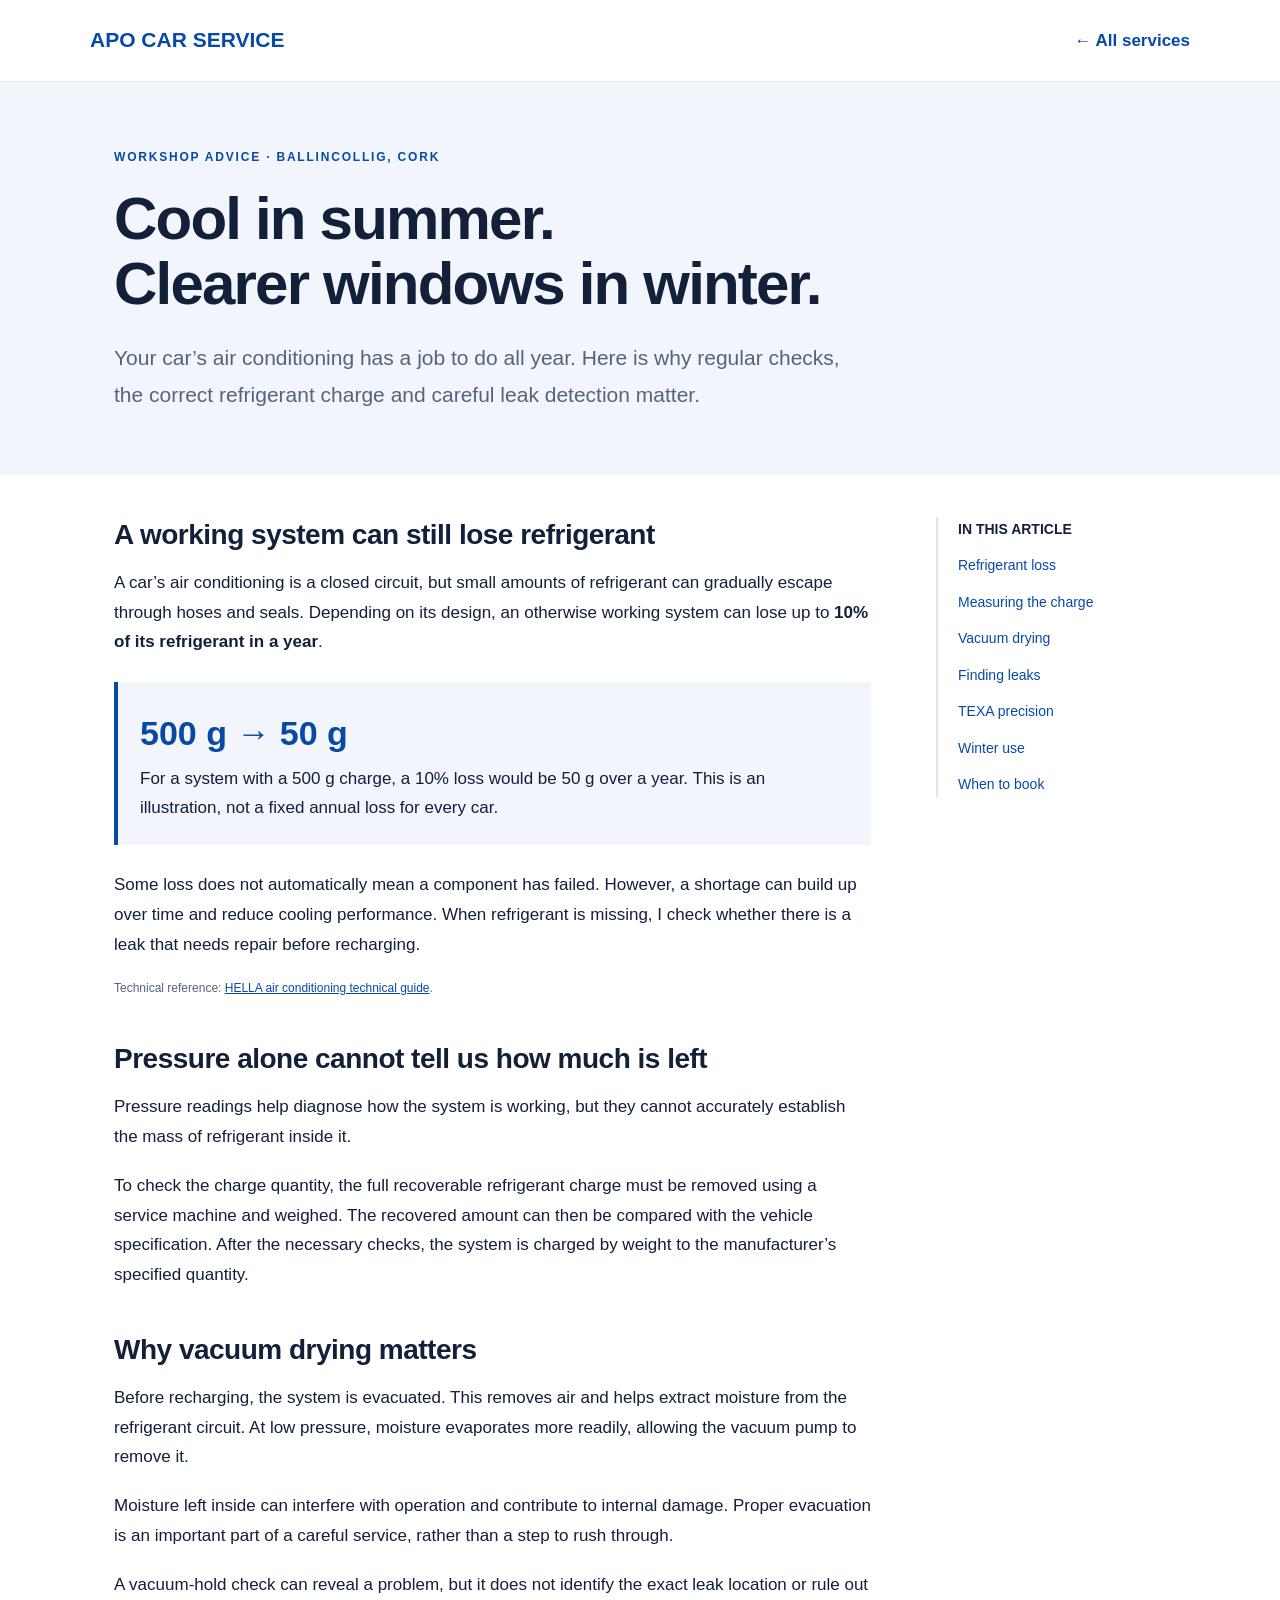
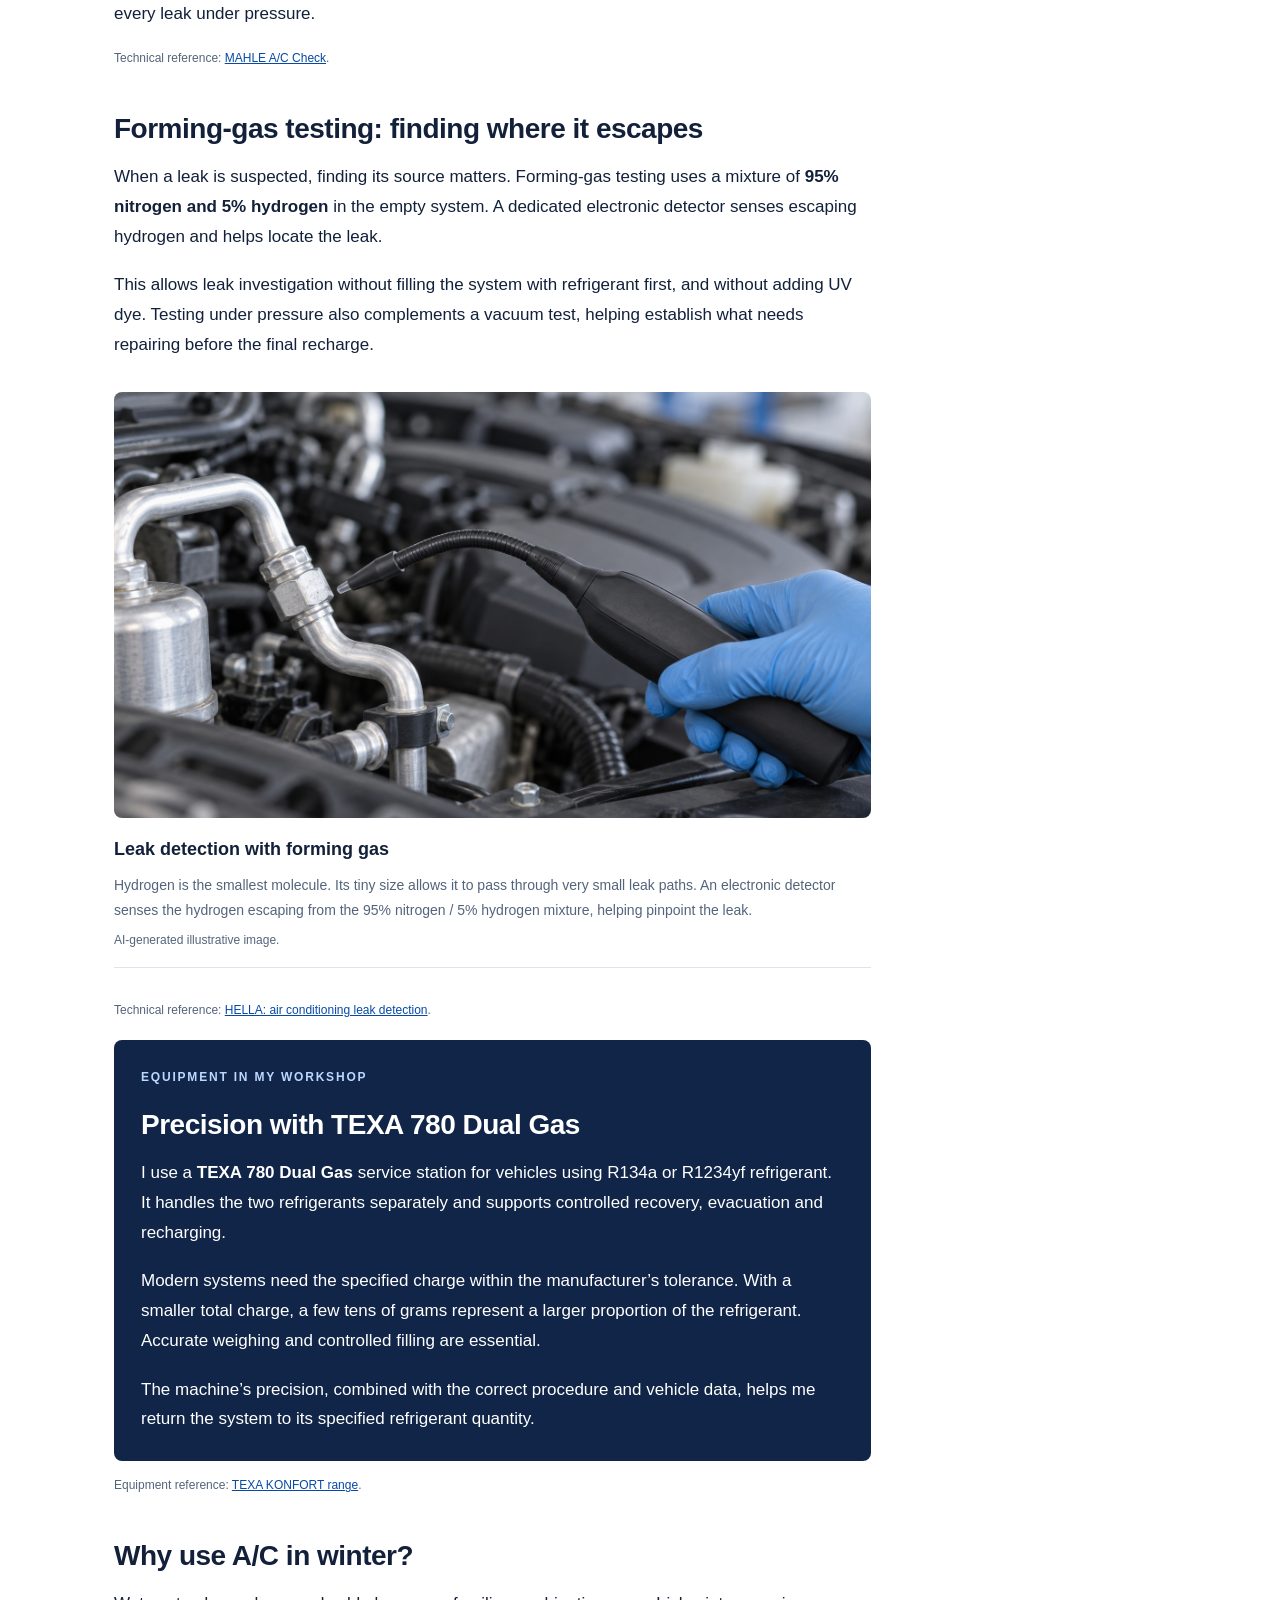
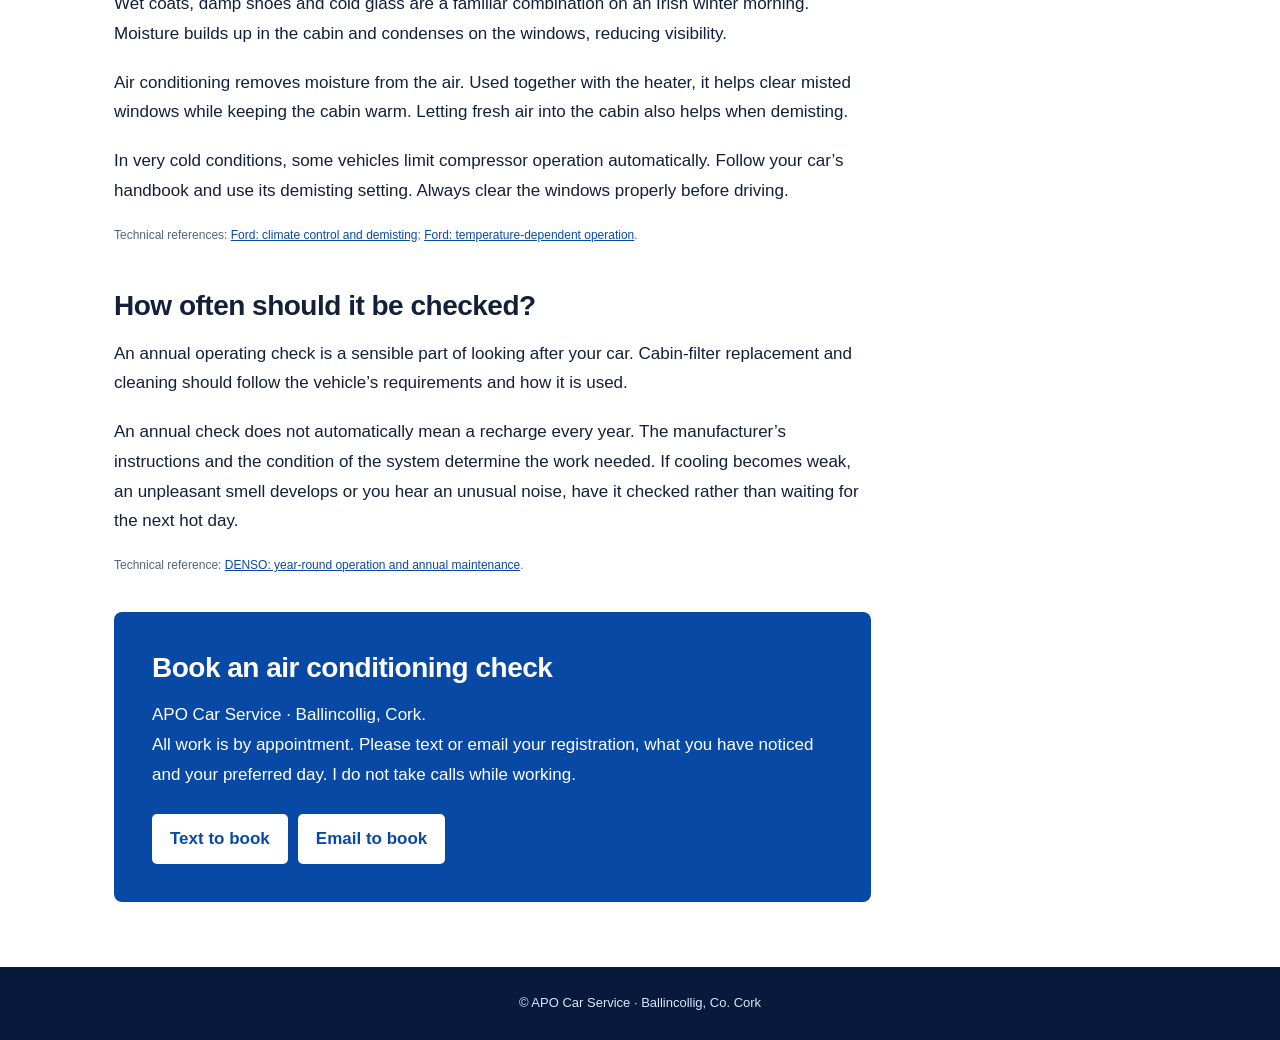
<file: air-conditioning.html>
<!doctype html>
<html lang="en"><head><meta charset="utf-8"><meta name="viewport" content="width=device-width,initial-scale=1">
<title>Car Air Conditioning: Servicing & Leak Detection | APO Car Service</title>
<meta name="description" content="Year-round car air conditioning care in Ballincollig: refrigerant recovery, vacuum drying, forming-gas leak detection and precise TEXA 780 Dual Gas servicing.">
<link rel="canonical" href="https://hungarianmechanic-glitch.github.io/apo-car-service/air-conditioning.html">
<style>
:root{--blue:#0849a6;--ink:#12203a;--muted:#54647b;--pale:#f2f6fc}*{box-sizing:border-box}body{margin:0;color:var(--ink);background:#fff;font:17px/1.75 Arial,Helvetica,sans-serif}a{color:var(--blue)}header{border-bottom:1px solid #dce4ee;padding:22px max(24px,calc((100% - 1100px)/2));display:flex;justify-content:space-between;gap:20px;align-items:center}header a{text-decoration:none;font-weight:800}.brand{font-size:21px}.wrap{max-width:1100px;margin:auto;padding:0 24px}.intro{padding:65px 0 42px;background:var(--pale)}.eyebrow{font-size:12px;letter-spacing:1.8px;font-weight:bold;color:var(--blue);text-transform:uppercase}h1{font-size:clamp(36px,5vw,60px);line-height:1.08;letter-spacing:-1.8px;max-width:850px;margin:16px 0 24px}.lead{max-width:760px;font-size:21px;color:var(--muted)}.layout{display:grid;grid-template-columns:minmax(0,760px) 230px;gap:65px;padding-top:42px;padding-bottom:65px}h2{font-size:28px;line-height:1.25;letter-spacing:-.5px;margin:42px 0 16px}article>h2:first-child{margin-top:0}p{margin:0 0 19px}aside{font-size:14px}aside nav{position:sticky;top:24px;border-left:2px solid #dce4ee;padding-left:20px}aside a{display:block;margin:12px 0;text-decoration:none}aside a:hover{text-decoration:underline}.note{border-left:4px solid var(--blue);padding:22px;background:var(--pale);margin:25px 0}.note p:last-child{margin:0}.stat{font-size:34px;font-weight:800;color:var(--blue)}figure{margin:32px 0}figure img{display:block;width:100%;height:auto;border-radius:8px}figcaption{font-size:14px;color:var(--muted);padding:16px 0;border-bottom:1px solid #dce4ee}figcaption strong{display:block;color:var(--ink);font-size:18px;margin-bottom:8px}.caption-note{display:block;font-size:12px;margin-top:8px}.equipment{padding:27px;background:#102547;color:white;border-radius:8px}.equipment h2{margin-top:0}.equipment p:last-child{margin-bottom:0}.source{font-size:12px;color:var(--muted)}.booking{background:var(--blue);color:white;padding:38px;border-radius:8px;margin-top:36px}.booking h2{margin:0 0 15px}.booking a{display:inline-block;background:white;color:var(--blue);border-radius:5px;padding:10px 18px;font-weight:bold;text-decoration:none;margin:6px 10px 0 0}footer{padding:25px;text-align:center;background:#071a3c;color:#d8e7ff;font-size:13px}a:focus-visible{outline:3px solid #df9500;outline-offset:4px}h2{scroll-margin-top:25px}@media(max-width:800px){.layout{display:block;padding-top:30px}.layout>aside{display:none}.intro{padding:38px 0 24px}.booking{padding:24px}header{font-size:13px}.brand{font-size:17px}.lead{font-size:19px}}
</style></head><body>
<header><a class="brand" href="index.html">APO CAR SERVICE</a><a href="index.html#services">← All services</a></header>
<main><section class="intro"><div class="wrap"><p class="eyebrow">Workshop advice · Ballincollig, Cork</p><h1>Cool in summer.<br>Clearer windows in winter.</h1><p class="lead">Your car’s air conditioning has a job to do all year. Here is why regular checks, the correct refrigerant charge and careful leak detection matter.</p></div></section>
<div class="wrap layout"><article>
<h2 id="refrigerant">A working system can still lose refrigerant</h2>
<p>A car’s air conditioning is a closed circuit, but small amounts of refrigerant can gradually escape through hoses and seals. Depending on its design, an otherwise working system can lose up to <strong>10% of its refrigerant in a year</strong>.</p>
<div class="note"><div class="stat">500 g → 50 g</div><p>For a system with a 500 g charge, a 10% loss would be 50 g over a year. This is an illustration, not a fixed annual loss for every car.</p></div>
<p>Some loss does not automatically mean a component has failed. However, a shortage can build up over time and reduce cooling performance. When refrigerant is missing, I check whether there is a leak that needs repair before recharging.</p>
<p class="source">Technical reference: <a href="https://www.hella.com/press/assets/media_global/Technical_brochure_for_agricultural_and_construction_machinery_from_Behr_Hella_Service.pdf">HELLA air conditioning technical guide</a>.</p>
<h2 id="measurement">Pressure alone cannot tell us how much is left</h2>
<p>Pressure readings help diagnose how the system is working, but they cannot accurately establish the mass of refrigerant inside it.</p>
<p>To check the charge quantity, the full recoverable refrigerant charge must be removed using a service machine and weighed. The recovered amount can then be compared with the vehicle specification. After the necessary checks, the system is charged by weight to the manufacturer’s specified quantity.</p>
<h2 id="vacuum">Why vacuum drying matters</h2>
<p>Before recharging, the system is evacuated. This removes air and helps extract moisture from the refrigerant circuit. At low pressure, moisture evaporates more readily, allowing the vacuum pump to remove it.</p>
<p>Moisture left inside can interfere with operation and contribute to internal damage. Proper evacuation is an important part of a careful service, rather than a step to rush through.</p>
<p>A vacuum-hold check can reveal a problem, but it does not identify the exact leak location or rule out every leak under pressure.</p>
<p class="source">Technical reference: <a href="https://ac-check.mahle.com/">MAHLE A/C Check</a>.</p>
<h2 id="leaks">Forming-gas testing: finding where it escapes</h2>
<p>When a leak is suspected, finding its source matters. Forming-gas testing uses a mixture of <strong>95% nitrogen and 5% hydrogen</strong> in the empty system. A dedicated electronic detector senses escaping hydrogen and helps locate the leak.</p>
<p>This allows leak investigation without filling the system with refrigerant first, and without adding UV dye. Testing under pressure also complements a vacuum test, helping establish what needs repairing before the final recharge.</p>
<figure><img src="leak-detection.png" width="1672" height="941" loading="lazy" alt="Illustration of an electronic leak detector probe checking an air conditioning pipe connection"><figcaption><strong>Leak detection with forming gas</strong>Hydrogen is the smallest molecule. Its tiny size allows it to pass through very small leak paths. An electronic detector senses the hydrogen escaping from the 95% nitrogen / 5% hydrogen mixture, helping pinpoint the leak.<span class="caption-note">AI-generated illustrative image.</span></figcaption></figure>
<p class="source">Technical reference: <a href="https://www.hella.com/techworld/en/technical/car-air-conditioning/car-air-conditioning-leak-detection/">HELLA: air conditioning leak detection</a>.</p>
<section class="equipment" id="texa"><p class="eyebrow" style="color:#bdd8ff">Equipment in my workshop</p><h2>Precision with TEXA 780 Dual Gas</h2><p>I use a <strong>TEXA 780 Dual Gas</strong> service station for vehicles using R134a or R1234yf refrigerant. It handles the two refrigerants separately and supports controlled recovery, evacuation and recharging.</p><p>Modern systems need the specified charge within the manufacturer’s tolerance. With a smaller total charge, a few tens of grams represent a larger proportion of the refrigerant. Accurate weighing and controlled filling are essential.</p><p>The machine’s precision, combined with the correct procedure and vehicle data, helps me return the system to its specified refrigerant quantity.</p></section>
<p class="source" style="margin-top:14px">Equipment reference: <a href="https://www.texa.com/konfort-comparison/">TEXA KONFORT range</a>.</p>
<h2 id="winter">Why use A/C in winter?</h2>
<p>Wet coats, damp shoes and cold glass are a familiar combination on an Irish winter morning. Moisture builds up in the cabin and condenses on the windows, reducing visibility.</p>
<p>Air conditioning removes moisture from the air. Used together with the heater, it helps clear misted windows while keeping the cabin warm. Letting fresh air into the cabin also helps when demisting.</p>
<p>In very cold conditions, some vehicles limit compressor operation automatically. Follow your car’s handbook and use its demisting setting. Always clear the windows properly before driving.</p>
<p class="source">Technical references: <a href="https://www.fordservicecontent.com/Ford_Content/Catalog/owner_information/E265_CYT_MCA_Owner_Manual.pdf">Ford: climate control and demisting</a>; <a href="https://www.fordservicecontent.com/Ford_Content/catalog/owner_guides/01f67og1e.pdf">Ford: temperature-dependent operation</a>.</p>
<h2 id="interval">How often should it be checked?</h2>
<p>An annual operating check is a sensible part of looking after your car. Cabin-filter replacement and cleaning should follow the vehicle’s requirements and how it is used.</p>
<p>An annual check does not automatically mean a recharge every year. The manufacturer’s instructions and the condition of the system determine the work needed. If cooling becomes weak, an unpleasant smell develops or you hear an unusual noise, have it checked rather than waiting for the next hot day.</p>
<p class="source">Technical reference: <a href="https://www.denso-am.eu/news/20130301_denso-the-real-ac-specialists">DENSO: year-round operation and annual maintenance</a>.</p>
<section class="booking"><h2>Book an air conditioning check</h2><p>APO Car Service · Ballincollig, Cork.<br>All work is by appointment. Please text or email your registration, what you have noticed and your preferred day. I do not take calls while working.</p><a href="sms:+353871409988?body=Hello%20APO%2C%20I%20would%20like%20an%20air%20conditioning%20check.%0ARegistration%3A%0AProblem%3A%0APreferred%20day%3A">Text to book</a><a href="mailto:hungarianmechanic@gmail.com?subject=Air%20conditioning%20booking">Email to book</a></section>
</article><aside><nav aria-label="In this article"><strong>IN THIS ARTICLE</strong><a href="#refrigerant">Refrigerant loss</a><a href="#measurement">Measuring the charge</a><a href="#vacuum">Vacuum drying</a><a href="#leaks">Finding leaks</a><a href="#texa">TEXA precision</a><a href="#winter">Winter use</a><a href="#interval">When to book</a></nav></aside></div></main><footer>© APO Car Service · Ballincollig, Co. Cork</footer></body></html>
</file>
<file: style.css>
:root{--blue:#0849a6;--navy:#071a3c;--pale:#f3f7fd;--ink:#12203a;--muted:#60708b;--line:#d9e2ef}*{box-sizing:border-box}html{scroll-behavior:smooth}body{margin:0;color:var(--ink);font-family:Arial,Helvetica,sans-serif;line-height:1.5}a{color:inherit;text-decoration:none}.container{max-width:1120px;margin:auto;padding-left:28px;padding-right:28px}header{height:78px;display:flex;align-items:center;justify-content:space-between;padding:0 max(28px,calc((100vw - 1120px)/2 + 28px));border-bottom:1px solid var(--line)}.brand{display:flex;align-items:center;gap:11px;color:var(--blue);font-size:21px;font-weight:900;line-height:.85}.brand small{display:block;font-size:10px;letter-spacing:1.4px;margin-top:4px}.flag{width:38px;height:29px;background:conic-gradient(var(--blue) 25%,#fff 0 50%,var(--blue) 0 75%,#fff 0);background-size:10px 10px;border:1px solid var(--blue);transform:skewY(-9deg)}nav{display:flex;align-items:center;gap:22px;font-size:14px;font-weight:700}nav>a:not(.small-button):hover,.text-link:hover{text-decoration:underline}.small-button,.button{display:inline-block;background:var(--blue);color:#fff;font-weight:800;border-radius:5px}.small-button{padding:10px 14px}.hero{min-height:510px;position:relative;overflow:hidden}.hero-image,.hero-shade{position:absolute;inset:0}.hero-image{background:url('assets/apo-workshop.jpg') center/cover no-repeat}.hero-shade{background:linear-gradient(90deg,rgba(2,13,35,.94),rgba(2,13,35,.72) 48%,rgba(2,13,35,.08))}.hero-copy{position:relative;color:white;padding-top:103px;padding-bottom:80px}.eyebrow{margin:0 0 12px;font-size:12px;font-weight:900;letter-spacing:1.4px;color:#a9cdfc}.eyebrow.blue{color:var(--blue)}.eyebrow.pale{color:#bcd8ff}.hero h1,h2{letter-spacing:-1.8px;line-height:1.03}.hero h1{max-width:630px;margin:0;font-size:clamp(48px,6vw,74px)}.lead{max-width:600px;margin:20px 0 0;font-size:18px;color:#ebf3ff}.actions{display:flex;gap:12px;margin-top:29px}.button{padding:14px 19px}.button-light{background:#fff;color:var(--blue)}.quick{display:grid;grid-template-columns:repeat(4,1fr);margin-top:-31px;position:relative;background:#fff;border-radius:9px;box-shadow:0 12px 28px #0b28651c}.quick>div{padding:20px 21px;border-right:1px solid var(--line)}.quick>div:last-child{border:0}.quick b{display:block;color:var(--blue);font-size:16px}.quick span{display:block;color:var(--muted);font-size:13px;margin-top:4px}.cursor-desk{margin-top:22px}.cursor-tile{display:block;max-width:320px;min-height:220px;padding:24px;border-radius:9px;background:var(--blue);color:#fff;box-shadow:0 12px 28px #0b28651c;position:relative;overflow:hidden}.cursor-tile-mark{position:absolute;right:-18px;top:-18px;width:92px;height:92px;border-radius:18px;background:conic-gradient(#fff 25%,transparent 0 50%,#fff 0 75%,transparent 0);background-size:18px 18px;opacity:.18;transform:rotate(18deg)}.cursor-tile h3{margin:0;font-size:36px;letter-spacing:-1px;line-height:1}.cursor-tile>p:not(.eyebrow){margin:12px 0 0;color:#e0ecff;font-size:15px;max-width:250px}.two-col{display:grid;grid-template-columns:.9fr 1.1fr;gap:96px;padding-top:88px;padding-bottom:88px}.two-col h2,.center-heading h2,.review-heading h2,.booking h2{margin:0;font-size:42px}.body-copy{font-size:17px;color:#53627a}.body-copy p:first-child{margin-top:0}.services{padding:84px 0;background:var(--pale)}.center-heading{text-align:center;max-width:650px;margin:0 auto 36px}.center-heading h2{margin-bottom:14px}.center-heading>p:last-child,.review-heading>p:not(.eyebrow){color:var(--muted)}.service-grid{display:grid;grid-template-columns:repeat(3,1fr);gap:16px}.service-grid article{min-height:195px;padding:25px;border:1px solid var(--line);border-radius:9px;background:#fff}.service-grid span{color:var(--blue);font-size:13px;font-weight:900}.service-grid h3{font-size:19px;margin:19px 0 8px}.service-grid p{color:var(--muted);font-size:14px;margin:0}.reviews{padding-top:88px;padding-bottom:88px;display:grid;grid-template-columns:.8fr 1.2fr;gap:60px}.review-heading h2{margin-bottom:15px}.text-link{color:var(--blue);font-weight:800}.review-grid{display:grid;grid-template-columns:repeat(3,1fr);gap:12px;align-items:stretch}.review-grid blockquote{margin:0;padding:23px 18px;border-left:4px solid var(--blue);background:var(--pale)}.review-grid p{margin:0;font-size:18px;font-weight:700;line-height:1.3}.review-grid footer{margin-top:19px;color:var(--muted);font-size:12px}.booking{background:var(--blue);color:#fff;padding:68px 0}.booking-grid{display:grid;grid-template-columns:1.1fr .9fr;gap:38px}.booking h2{margin-bottom:14px}.booking-grid>div>p:not(.eyebrow){max-width:580px;color:#e0ecff;font-size:17px}.booking-actions{margin-top:25px;display:grid;gap:8px}.big-contact{font-size:26px;font-weight:900}.booking-actions>a:last-child{text-decoration:underline;font-weight:700}.booking aside{background:#fff;color:var(--ink);border-radius:9px;padding:28px}.booking aside h3{font-size:22px;margin:0}.booking aside p:not(.eyebrow){color:var(--muted);margin:13px 0 22px}.site-footer{text-align:center;padding:25px;background:var(--navy);color:#d8e7ff;font-size:13px}@media(max-width:760px){header{height:70px;padding:0 20px}nav>a:not(.small-button){display:none}nav{gap:0}.hero{min-height:550px}.hero-copy{padding-top:94px}.hero h1{letter-spacing:-2px}.actions{align-items:flex-start;flex-direction:column}.quick{grid-template-columns:1fr 1fr;margin:-22px 20px 0;padding:0}.quick>div{border-bottom:1px solid var(--line);padding:16px}.cursor-desk{margin-top:18px}.cursor-tile{max-width:none}.two-col,.reviews,.booking-grid{grid-template-columns:1fr;gap:30px}.two-col{padding-top:60px;padding-bottom:60px}.two-col h2,.center-heading h2,.review-heading h2,.booking h2{font-size:35px}.services,.reviews{padding-top:60px;padding-bottom:60px}.service-grid,.review-grid{grid-template-columns:1fr}.service-grid article{min-height:0}.container{padding-left:20px;padding-right:20px}}
</file>
